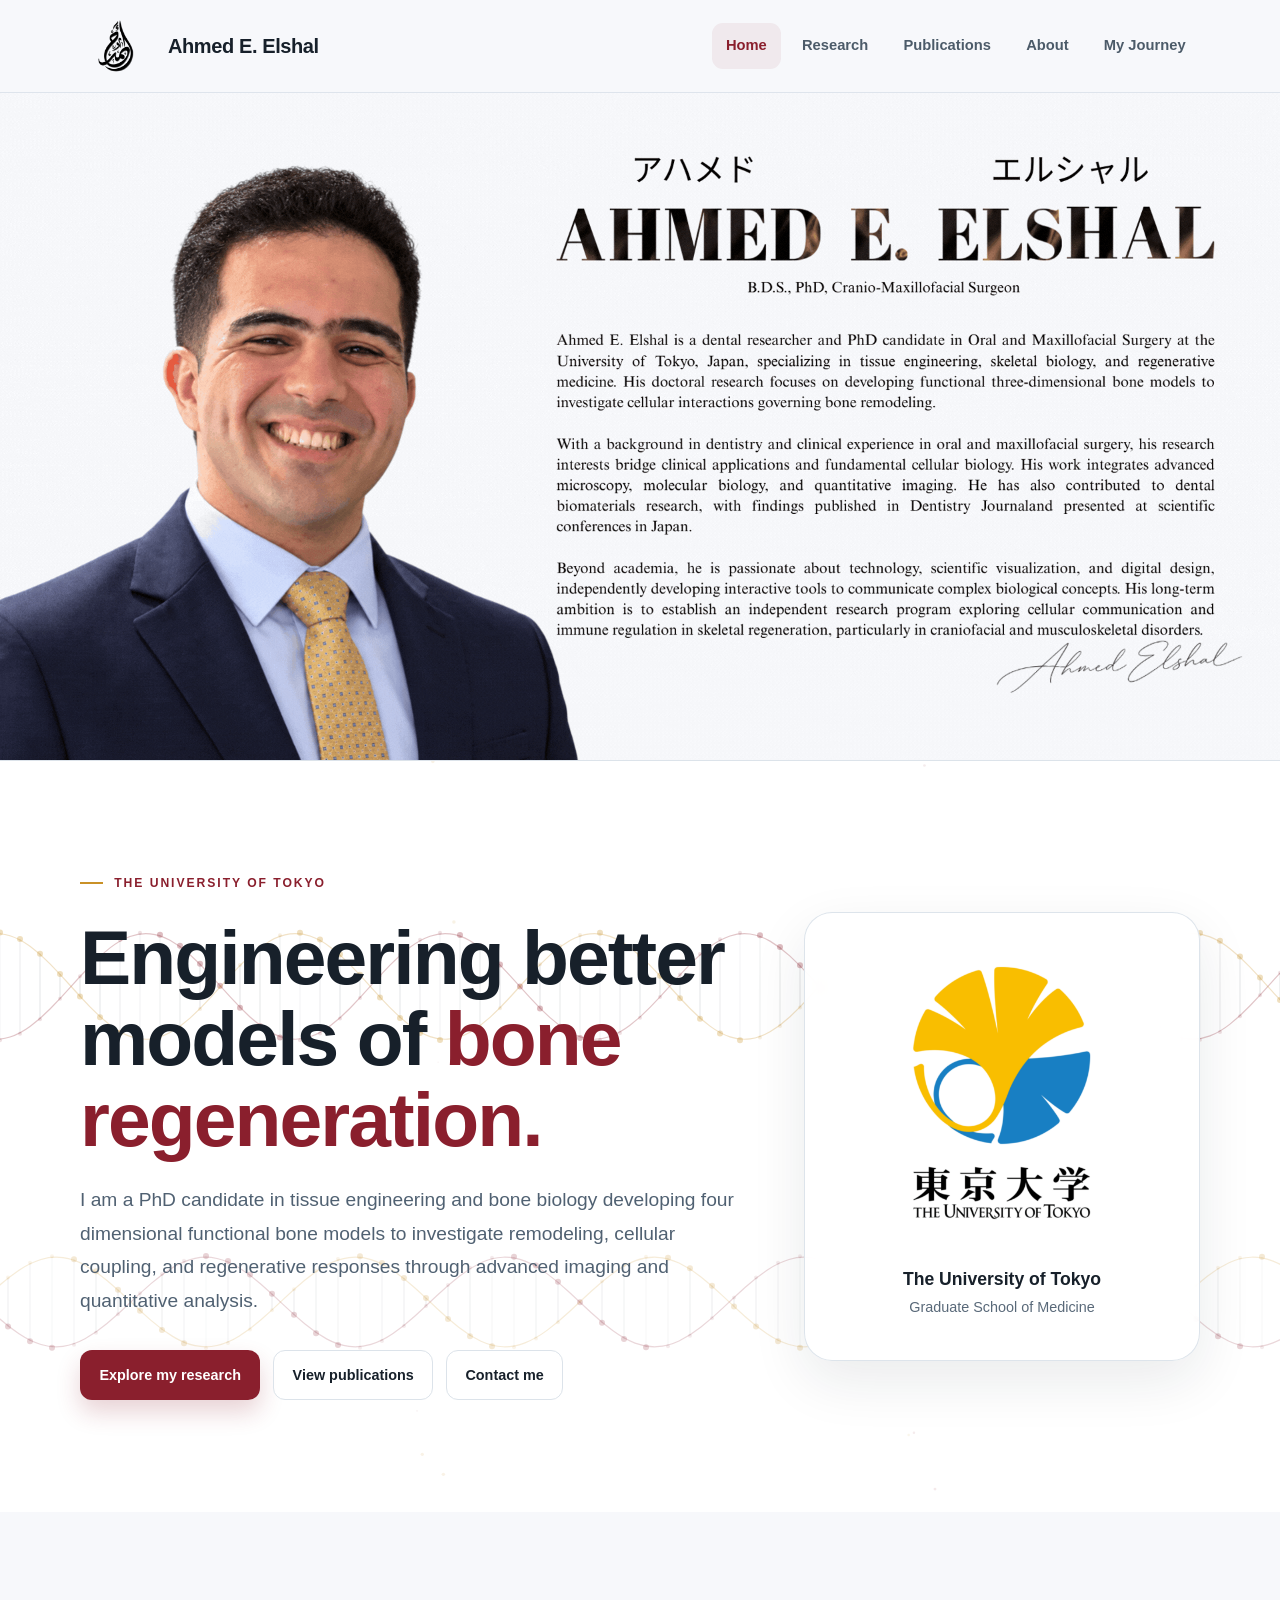
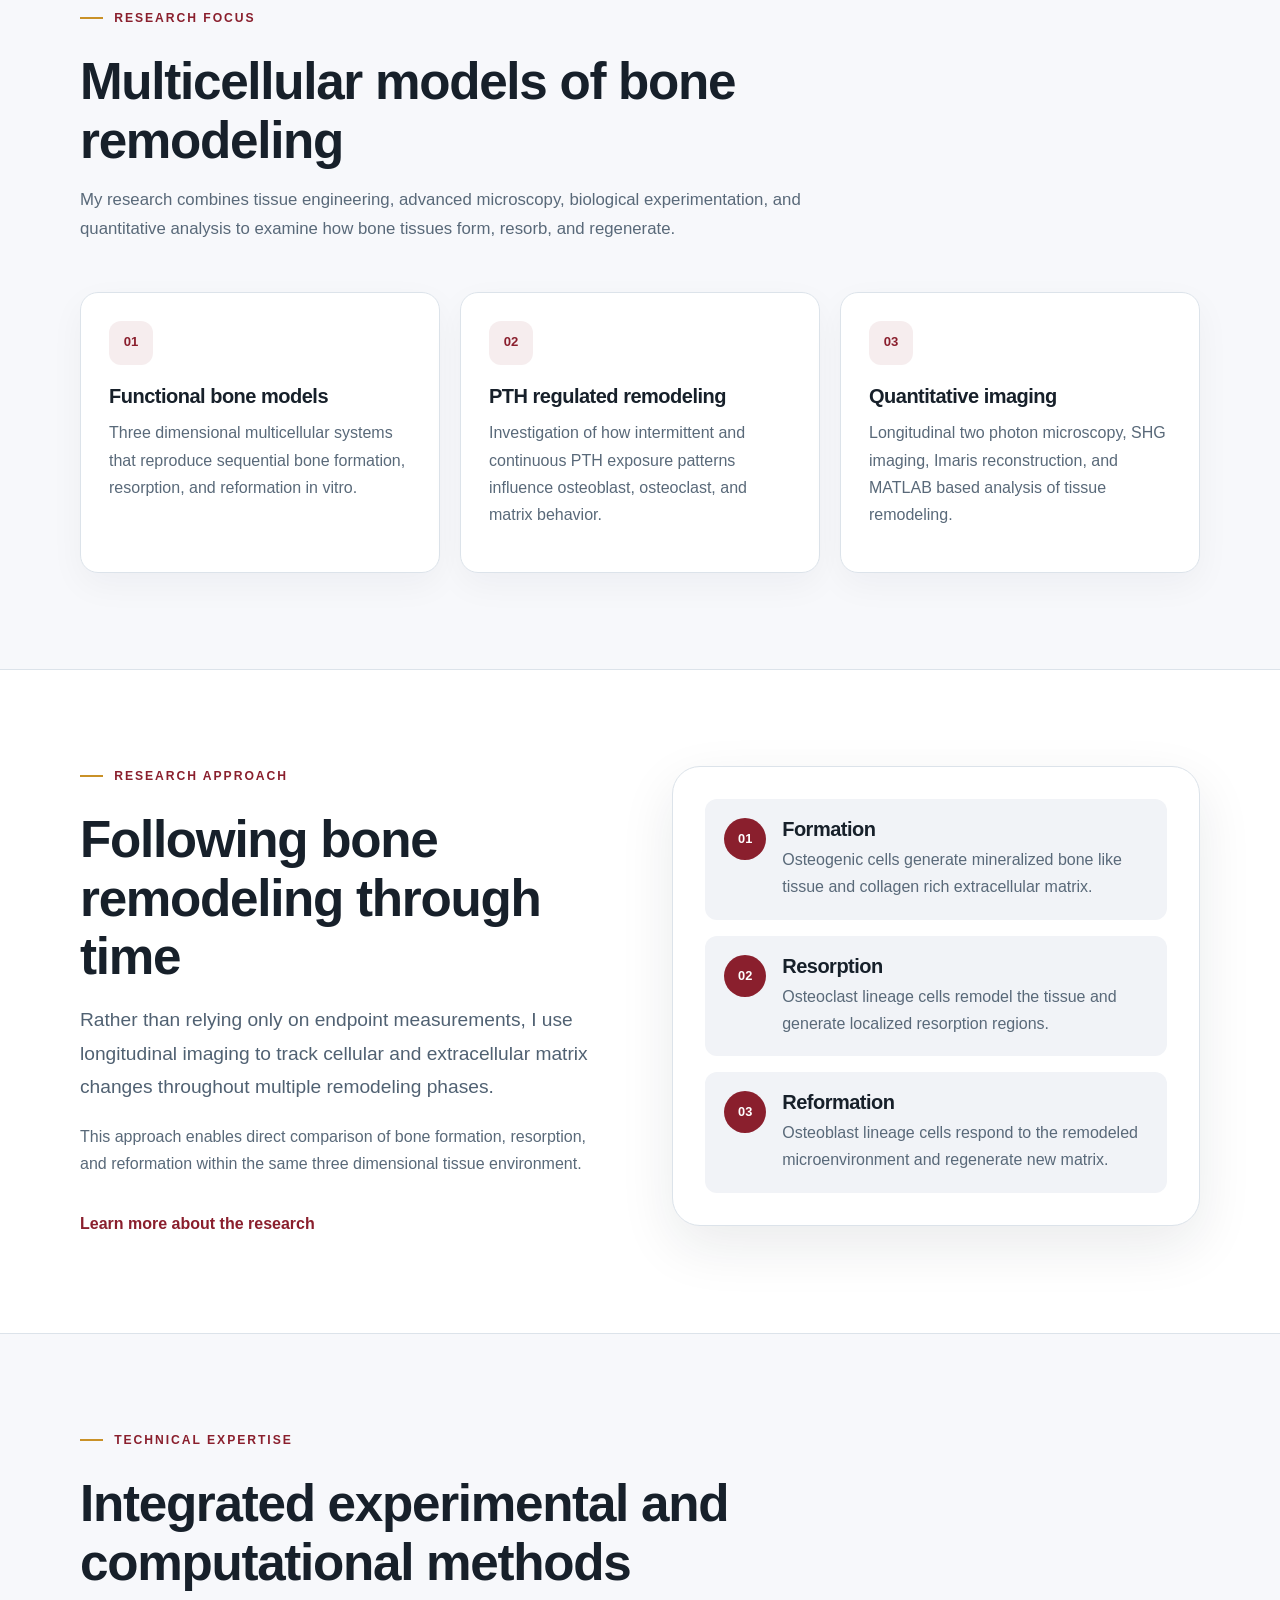
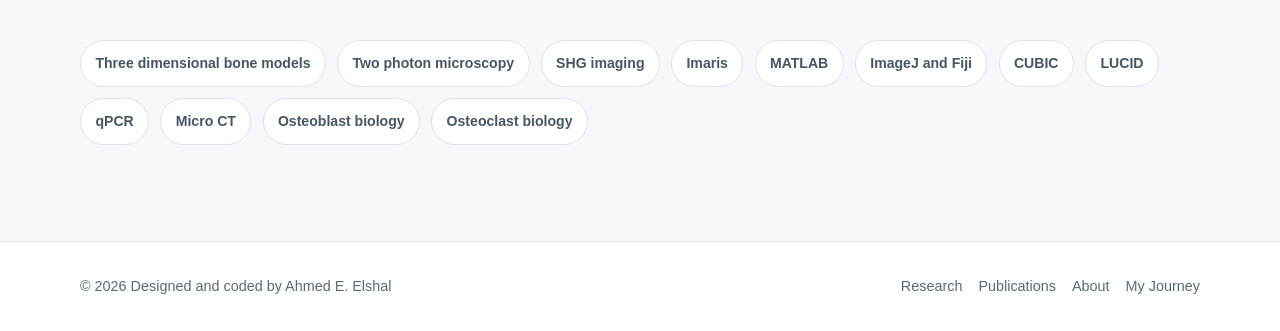
<file: index.html>
<!DOCTYPE html>
<html lang="en">

<head>
  <meta charset="utf-8">

  <meta
    name="viewport"
    content="width=device-width, initial-scale=1"
  >

  <meta
    name="description"
    content="Ahmed E. Elshal is a PhD candidate at the University of Tokyo specializing in bone tissue engineering, functional bone models, regenerative medicine, and quantitative imaging."
  >

  <meta name="theme-color" content="#8a1f2d">

  <title>Ahmed E. Elshal | Tissue Engineering Researcher</title>

  <link
    rel="icon"
    type="image/png"
    href="Ahmed_Black_Logo.png"
  >

  <link rel="stylesheet" href="styles.css?v=8">

  <style>

/* PERSONAL BANNER: Full Original Aspect Ratio */

.campus-image-section {
    display: block;
    width: 100%;
    height: auto !important;
    min-height: 0 !important;
    max-height: none !important;
    overflow: visible;
    padding: 0;
    margin: 0;
}

.campus-image-section .campus-image {
    display: block;
    width: 100%;
    max-width: 100%;
    height: auto !important;
    min-height: 0 !important;
    max-height: none !important;
    aspect-ratio: auto !important;
    object-fit: contain !important;
    object-position: center;
}

    /* =========================
       HERO
    ========================= */

    .hero {
      position: relative;
      isolation: isolate;
      overflow: hidden;
      padding: 7rem 0;
      background: #ffffff !important;
    }

    .hero::before,
    .hero::after {
      content: none !important;
      display: none !important;
      background: none !important;
    }


    /* =========================
       DNA BACKGROUND
    ========================= */

    .dna-canvas {
      position: absolute;
      inset: 0;
      z-index: 0;
      display: block;
      width: 100%;
      height: 100%;
      pointer-events: none;
    }


    /* =========================
       HERO CONTENT
    ========================= */

    .hero-grid {
      position: relative;
      z-index: 2;
    }

  </style>

</head>


<body>

  <a
    class="skip-link"
    href="#main"
  >
    Skip to content
  </a>



  <!-- HEADER -->

  <header class="site-header">

    <div class="container nav-wrap">

      <a
        class="brand"
        href="index.html"
        aria-label="Ahmed Elsherbini Elshal homepage"
      >

        <img
          class="site-logo"
          src="Ahmed_Black_Logo.png"
          alt="Ahmed Elshal logo"
        >

        <span class="brand-name">
          Ahmed E. Elshal
        </span>

      </a>


      <button
        class="menu-button"
        type="button"
        aria-label="Open navigation"
        aria-expanded="false"
        aria-controls="main-navigation"
      >
        ☰
      </button>


      <nav
        class="site-nav"
        id="main-navigation"
        aria-label="Main navigation"
      >

        <a
          class="active"
          href="index.html"
          aria-current="page"
        >
          Home
        </a>

        <a href="research.html">
          Research
        </a>

        <a href="publications.html">
          Publications
        </a>

        <a href="gallery.html">
          Gallery
        </a>

        <a href="about.html">
          About
        </a>

        <a href="journey.html">
          My Journey
        </a>

      </nav>

    </div>

  </header>

  <main id="main">

<!-- PERSONAL ANIMATED BANNER -->
<section
  class="campus-image-section"
  aria-label="Website main personal Banner"
>
  <img
    class="campus-image"
    src="Website main personal Banner.gif"
    alt="Website main personal Banner"
    loading="eager"
    decoding="async"
    fetchpriority="high"
  >
</section>

    <!-- HERO -->

    <section
      class="hero"
      id="hero"
    >

      <canvas
        id="dna-canvas"
        class="dna-canvas"
        aria-hidden="true"
      ></canvas>


      <div class="container hero-grid">


        <!-- HERO TEXT -->

        <div class="hero-copy">

          <div class="eyebrow">
            The University of Tokyo
          </div>


          <h1 class="hero-title">
            Engineering better models of
            <span>bone regeneration.</span>
          </h1>


          <p class="lead">
            I am a PhD candidate in tissue engineering and bone biology
            developing four dimensional functional bone models to investigate
            remodeling, cellular coupling, and regenerative responses through
            advanced imaging and quantitative analysis.
          </p>


          <div class="hero-actions">

            <a
              class="button button-primary"
              href="research.html"
            >
              Explore my research
            </a>


            <a
              class="button button-secondary"
              href="publications.html"
            >
              View publications
            </a>


            <a
              class="button button-secondary"
              href="mailto:aelshal-omfs@g.ecc.u-tokyo.ac.jp"
            >
              Contact me
            </a>

          </div>

        </div>



        <!-- UTOKYO LOGO -->

        <div class="hero-visual">

          <div class="todai-logo-panel">

            <img
              class="todai-logo"
              src="Todai_logo.png"
              alt="The University of Tokyo logo"
            >


            <div class="todai-logo-caption">

              <strong>
                The University of Tokyo
              </strong>

              <span>
                Graduate School of Medicine
              </span>

            </div>

          </div>

        </div>


      </div>

    </section>



    <!-- RESEARCH FOCUS -->

    <section class="section">

      <div class="container">

        <div class="section-heading">

          <div class="eyebrow">
            Research focus
          </div>

          <h2>
            Multicellular models of bone remodeling
          </h2>

          <p>
            My research combines tissue engineering, advanced microscopy,
            biological experimentation, and quantitative analysis to examine
            how bone tissues form, resorb, and regenerate.
          </p>

        </div>



        <div class="card-grid">


          <!-- CARD 1 -->

          <article class="card">

            <div class="card-icon">
              01
            </div>

            <h3>
              Functional bone models
            </h3>

            <p>
              Three dimensional multicellular systems that reproduce
              sequential bone formation, resorption, and reformation in vitro.
            </p>

          </article>



          <!-- CARD 2 -->

          <article class="card">

            <div class="card-icon">
              02
            </div>

            <h3>
              PTH regulated remodeling
            </h3>

            <p>
              Investigation of how intermittent and continuous PTH exposure
              patterns influence osteoblast, osteoclast, and matrix behavior.
            </p>

          </article>



          <!-- CARD 3 -->

          <article class="card">

            <div class="card-icon">
              03
            </div>

            <h3>
              Quantitative imaging
            </h3>

            <p>
              Longitudinal two photon microscopy, SHG imaging, Imaris
              reconstruction, and MATLAB based analysis of tissue remodeling.
            </p>

          </article>


        </div>

      </div>

    </section>



    <!-- RESEARCH APPROACH -->

    <section class="section section-alt">

      <div class="container split">


        <div>

          <div class="eyebrow">
            Research approach
          </div>

          <h2>
            Following bone remodeling through time
          </h2>

          <p class="lead">
            Rather than relying only on endpoint measurements, I use
            longitudinal imaging to track cellular and extracellular matrix
            changes throughout multiple remodeling phases.
          </p>

          <p>
            This approach enables direct comparison of bone formation,
            resorption, and reformation within the same three dimensional
            tissue environment.
          </p>

          <a
            class="text-link"
            href="research.html"
          >
            Learn more about the research
          </a>

        </div>



        <!-- PROCESS -->

        <div class="panel">

          <div class="process-list">


            <!-- FORMATION -->

            <div class="process-item">

              <span class="process-number">
                01
              </span>

              <div>

                <h3>
                  Formation
                </h3>

                <p>
                  Osteogenic cells generate mineralized bone like tissue and
                  collagen rich extracellular matrix.
                </p>

              </div>

            </div>



            <!-- RESORPTION -->

            <div class="process-item">

              <span class="process-number">
                02
              </span>

              <div>

                <h3>
                  Resorption
                </h3>

                <p>
                  Osteoclast lineage cells remodel the tissue and generate
                  localized resorption regions.
                </p>

              </div>

            </div>



            <!-- REFORMATION -->

            <div class="process-item">

              <span class="process-number">
                03
              </span>

              <div>

                <h3>
                  Reformation
                </h3>

                <p>
                  Osteoblast lineage cells respond to the remodeled
                  microenvironment and regenerate new matrix.
                </p>

              </div>

            </div>


          </div>

        </div>


      </div>

    </section>



    <!-- TECHNICAL EXPERTISE -->

    <section class="section">

      <div class="container">

        <div class="section-heading">

          <div class="eyebrow">
            Technical expertise
          </div>

          <h2>
            Integrated experimental and computational methods
          </h2>

        </div>


        <div class="tag-list">

          <span class="tag">
            Three dimensional bone models
          </span>

          <span class="tag">
            Two photon microscopy
          </span>

          <span class="tag">
            SHG imaging
          </span>

          <span class="tag">
            Imaris
          </span>

          <span class="tag">
            MATLAB
          </span>

          <span class="tag">
            ImageJ and Fiji
          </span>

          <span class="tag">
            CUBIC
          </span>

          <span class="tag">
            LUCID
          </span>

          <span class="tag">
            qPCR
          </span>

          <span class="tag">
            Micro CT
          </span>

          <span class="tag">
            Osteoblast biology
          </span>

          <span class="tag">
            Osteoclast biology
          </span>

        </div>

      </div>

    </section>


  </main>



  <!-- FOOTER -->

  <footer class="site-footer">

    <div class="container footer-grid">

      <span>
        © <span data-year></span>
        Designed and coded by Ahmed E. Elshal
      </span>


      <div class="footer-links">

        <a href="research.html">
          Research
        </a>

        <a href="publications.html">
          Publications
        </a>

        <a href="gallery.html">
          Gallery
        </a>

        <a href="about.html">
          About
        </a>

        <a href="journey.html">
          My Journey
        </a>

      </div>

    </div>

  </footer>



  <!-- MAIN WEBSITE SCRIPT -->

  <script src="script.js?v=8"></script>



  <!-- DNA ANIMATION -->

<script>
(() => {
  "use strict";

  const hero = document.getElementById("hero");
  const canvas = document.getElementById("dna-canvas");

  if (!hero || !canvas) return;

  const ctx = canvas.getContext("2d", {
    alpha: true
  });

  if (!ctx) return;

  const reducedMotion = window.matchMedia(
    "(prefers-reduced-motion: reduce)"
  );

  const palette = {
    burgundy: {
      r: 138,
      g: 31,
      b: 45
    },

    gold: {
      r: 201,
      g: 145,
      b: 39
    },

    dark: {
      r: 45,
      g: 55,
      b: 65
    }
  };


  let width = 0;
  let height = 0;
  let pixelRatio = 1;
  let frameId = null;
  let visible = true;


  /*
    Pointer position.

    target = actual pointer location
    current = smoothed location used by animation
  */

  const pointer = {
    active: false,

    targetX: 0,
    targetY: 0,

    x: 0,
    y: 0,

    normalizedX: 0,
    normalizedY: 0
  };


  /*
    Click pulses.
  */

  const pulses = [];


  function rgba(color, alpha) {
    return `rgba(${color.r}, ${color.g}, ${color.b}, ${alpha})`;
  }


  function resizeCanvas() {
    const bounds = hero.getBoundingClientRect();

    width = Math.max(1, bounds.width);
    height = Math.max(1, bounds.height);

    pixelRatio = Math.min(
      window.devicePixelRatio || 1,
      2
    );

    canvas.width = Math.round(
      width * pixelRatio
    );

    canvas.height = Math.round(
      height * pixelRatio
    );

    canvas.style.width = `${width}px`;
    canvas.style.height = `${height}px`;

    ctx.setTransform(
      pixelRatio,
      0,
      0,
      pixelRatio,
      0,
      0
    );

    if (!pointer.active) {
      pointer.x = width / 2;
      pointer.y = height / 2;

      pointer.targetX = pointer.x;
      pointer.targetY = pointer.y;
    }
  }


  /*
    Mouse / touch tracking
  */

  function updatePointer(event) {
    const bounds = hero.getBoundingClientRect();

    const x =
      event.clientX -
      bounds.left;

    const y =
      event.clientY -
      bounds.top;

    pointer.active = true;

    pointer.targetX = x;
    pointer.targetY = y;

    pointer.normalizedX =
      Math.max(
        -1,
        Math.min(
          1,
          (x / width - 0.5) * 2
        )
      );

    pointer.normalizedY =
      Math.max(
        -1,
        Math.min(
          1,
          (y / height - 0.5) * 2
        )
      );
  }


  function deactivatePointer() {
    pointer.active = false;

    pointer.targetX =
      width / 2;

    pointer.targetY =
      height / 2;

    pointer.normalizedX = 0;
    pointer.normalizedY = 0;
  }


  hero.addEventListener(
    "pointermove",
    updatePointer,
    {
      passive: true
    }
  );


  hero.addEventListener(
    "pointerenter",
    updatePointer,
    {
      passive: true
    }
  );


  hero.addEventListener(
    "pointerleave",
    deactivatePointer,
    {
      passive: true
    }
  );


  /*
    Click pulse interaction
  */

  hero.addEventListener(
    "pointerdown",
    event => {

      /*
        Do not trigger animation pulse
        when clicking actual controls.
      */

      if (
        event.target.closest(
          "a, button, input, select, textarea"
        )
      ) {
        return;
      }


      const bounds =
        hero.getBoundingClientRect();


      pulses.push({
        x:
          event.clientX -
          bounds.left,

        y:
          event.clientY -
          bounds.top,

        born:
          performance.now()
      });

    }
  );


  function smoothPointer() {
    const smoothing = 0.075;

    pointer.x +=
      (
        pointer.targetX -
        pointer.x
      ) *
      smoothing;

    pointer.y +=
      (
        pointer.targetY -
        pointer.y
      ) *
      smoothing;
  }


  /*
    Interaction displacement.

    DNA near the pointer bends toward
    the cursor.
  */

  function getPointerInfluence(
    x,
    y,
    strength = 1
  ) {

    if (!pointer.active) {
      return {
        x: 0,
        y: 0,
        amount: 0
      };
    }


    const dx =
      pointer.x -
      x;

    const dy =
      pointer.y -
      y;


    const distance =
      Math.sqrt(
        dx * dx +
        dy * dy
      );


    const radius =
      Math.min(
        300,
        width * 0.22
      );


    if (distance >= radius) {
      return {
        x: 0,
        y: 0,
        amount: 0
      };
    }


    const normalized =
      1 -
      distance /
      radius;


    const ease =
      normalized *
      normalized *
      (
        3 -
        2 *
        normalized
      );


    return {
      x:
        dx *
        0.055 *
        ease *
        strength,

      y:
        dy *
        0.12 *
        ease *
        strength,

      amount:
        ease
    };
  }


  /*
    Click ripple displacement.
  */

  function getPulseInfluence(
    x,
    y,
    time
  ) {

    let displacement = 0;
    let glow = 0;


    for (
      let index =
        pulses.length - 1;

      index >= 0;

      index -= 1
    ) {

      const pulse =
        pulses[index];


      const age =
        time -
        pulse.born;


      const duration =
        1500;


      if (age > duration) {
        pulses.splice(
          index,
          1
        );

        continue;
      }


      const progress =
        age /
        duration;


      const dx =
        x -
        pulse.x;

      const dy =
        y -
        pulse.y;


      const distance =
        Math.sqrt(
          dx * dx +
          dy * dy
        );


      const radius =
        progress *
        Math.max(
          width,
          height
        ) *
        0.72;


      const ringDistance =
        Math.abs(
          distance -
          radius
        );


      const ringWidth =
        75;


      if (
        ringDistance <
        ringWidth
      ) {

        const intensity =
          1 -
          ringDistance /
          ringWidth;


        const fade =
          1 -
          progress;


        displacement +=
          Math.sin(
            progress *
            Math.PI *
            5
          ) *
          intensity *
          fade *
          16;


        glow +=
          intensity *
          fade;

      }

    }


    return {
      displacement,
      glow
    };
  }


  /*
    DNA strand
  */

  function drawHelix(
    centerY,
    amplitude,
    spacing,
    time,
    opacity,
    phaseOffset = 0,
    direction = 1
  ) {

    const strandA = [];
    const strandB = [];


    const startX =
      -80;

    const endX =
      width + 80;


    /*
      Whole helix responds slightly
      to pointer position.
    */

    const parallaxX =
      pointer.normalizedX *
      18;

    const parallaxY =
      pointer.normalizedY *
      10;


    for (
      let baseX =
        startX;

      baseX <=
        endX;

      baseX +=
        spacing
    ) {

      const phase =
        baseX *
        0.021 +
        time *
        0.00065 *
        direction +
        phaseOffset;


      const depth =
        Math.cos(
          phase
        );


      let x =
        baseX +
        parallaxX;


      let yA =
        centerY +
        parallaxY +
        Math.sin(
          phase
        ) *
        amplitude;


      let yB =
        centerY +
        parallaxY -
        Math.sin(
          phase
        ) *
        amplitude;


      /*
        Cursor interaction
      */

      const influenceA =
        getPointerInfluence(
          x,
          yA,
          1
        );


      const influenceB =
        getPointerInfluence(
          x,
          yB,
          1
        );


      yA +=
        influenceA.y;

      yB +=
        influenceB.y;


      /*
        Add a smaller horizontal bend
      */

      const xA =
        x +
        influenceA.x;

      const xB =
        x +
        influenceB.x;


      /*
        Click wave
      */

      const pulseA =
        getPulseInfluence(
          xA,
          yA,
          time
        );


      const pulseB =
        getPulseInfluence(
          xB,
          yB,
          time
        );


      yA +=
        pulseA.displacement;

      yB -=
        pulseB.displacement;


      strandA.push({
        x: xA,
        y: yA
      });


      strandB.push({
        x: xB,
        y: yB
      });


      /*
        DNA rung
      */

      const rungOpacity =
        opacity *
        (
          0.22 +
          Math.abs(
            depth
          ) *
          0.4
        );


      ctx.beginPath();

      ctx.moveTo(
        xA,
        yA
      );

      ctx.lineTo(
        xB,
        yB
      );


      ctx.strokeStyle =
        rgba(
          palette.dark,
          rungOpacity
        );


      ctx.lineWidth =
        0.7 +
        influenceA.amount *
        0.5;


      ctx.stroke();



      /*
        Node size reacts to cursor.
      */

      const frontA =
        depth > 0;


      const interactionA =
        influenceA.amount +
        pulseA.glow;


      const interactionB =
        influenceB.amount +
        pulseB.glow;


      const radiusA =
        (
          frontA
            ? 3
            : 2
        )
        +
        interactionA *
        4;


      const radiusB =
        (
          frontA
            ? 2
            : 3
        )
        +
        interactionB *
        4;



      /*
        Burgundy node
      */

      if (
        interactionA >
        0.05
      ) {

        ctx.beginPath();

        ctx.arc(
          xA,
          yA,
          radiusA *
          2.2,
          0,
          Math.PI * 2
        );


        ctx.fillStyle =
          rgba(
            palette.burgundy,
            interactionA *
            0.08
          );


        ctx.fill();

      }


      ctx.beginPath();

      ctx.arc(
        xA,
        yA,
        radiusA,
        0,
        Math.PI * 2
      );


      ctx.fillStyle =
        rgba(
          palette.burgundy,
          opacity *
          (
            frontA
              ? 0.86
              : 0.40
          )
          +
          interactionA *
          0.08
        );


      ctx.fill();



      /*
        Gold node
      */

      if (
        interactionB >
        0.05
      ) {

        ctx.beginPath();

        ctx.arc(
          xB,
          yB,
          radiusB *
          2.2,
          0,
          Math.PI * 2
        );


        ctx.fillStyle =
          rgba(
            palette.gold,
            interactionB *
            0.09
          );


        ctx.fill();

      }


      ctx.beginPath();

      ctx.arc(
        xB,
        yB,
        radiusB,
        0,
        Math.PI * 2
      );


      ctx.fillStyle =
        rgba(
          palette.gold,
          opacity *
          (
            frontA
              ? 0.42
              : 0.86
          )
          +
          interactionB *
          0.08
        );


      ctx.fill();

    }


    function drawStrand(
      points,
      color
    ) {

      if (
        points.length <
        2
      ) {
        return;
      }


      ctx.beginPath();

      ctx.moveTo(
        points[0].x,
        points[0].y
      );


      for (
        let index = 1;
        index <
          points.length;

        index += 1
      ) {

        const previous =
          points[
            index - 1
          ];


        const current =
          points[
            index
          ];


        const midpointX =
          (
            previous.x +
            current.x
          ) /
          2;


        const midpointY =
          (
            previous.y +
            current.y
          ) /
          2;


        ctx.quadraticCurveTo(
          previous.x,
          previous.y,
          midpointX,
          midpointY
        );

      }


      const last =
        points[
          points.length -
          1
        ];


      ctx.lineTo(
        last.x,
        last.y
      );


      ctx.strokeStyle =
        rgba(
          color,
          opacity *
          0.76
        );


      ctx.lineWidth =
        1.2;


      ctx.stroke();
    }


    drawStrand(
      strandA,
      palette.burgundy
    );


    drawStrand(
      strandB,
      palette.gold
    );

  }


  /*
    Background particles
  */

  function drawParticles(time) {

    const count =
      Math.max(
        18,
        Math.floor(
          width / 55
        )
      );


    for (
      let index = 0;
      index < count;
      index += 1
    ) {

      const seed =
        index *
        93.17;


      let x =
        (
          seed *
          19.73 +
          time *
          0.009 *
          (
            index % 3 +
            1
          )
        )
        %
        (
          width +
          100
        )
        -
        50;


      let y =
        (
          Math.sin(
            seed *
            0.31
          )
          *
          0.5 +
          0.5
        )
        *
        height;


      const influence =
        getPointerInfluence(
          x,
          y,
          0.35
        );


      x +=
        influence.x;

      y +=
        influence.y;


      const pulse =
        0.5 +
        Math.sin(
          time *
          0.001 +
          seed
        )
        *
        0.5;


      const radius =
        0.7 +
        pulse *
        1.05 +
        influence.amount *
        2;


      ctx.beginPath();


      ctx.arc(
        x,
        y,
        radius,
        0,
        Math.PI * 2
      );


      ctx.fillStyle =
        index % 2 === 0

          ? rgba(
              palette.burgundy,
              0.05 +
              pulse *
              0.07
            )

          : rgba(
              palette.gold,
              0.05 +
              pulse *
              0.07
            );


      ctx.fill();

    }

  }


  /*
    Click ripple visual
  */

  function drawPulseRings(time) {

    pulses.forEach(
      pulse => {

        const age =
          time -
          pulse.born;


        const progress =
          Math.min(
            1,
            age /
            1500
          );


        const radius =
          progress *
          Math.max(
            width,
            height
          ) *
          0.72;


        const opacity =
          (
            1 -
            progress
          ) *
          0.09;


        ctx.beginPath();


        ctx.arc(
          pulse.x,
          pulse.y,
          radius,
          0,
          Math.PI * 2
        );


        ctx.strokeStyle =
          rgba(
            palette.burgundy,
            opacity
          );


        ctx.lineWidth =
          1;


        ctx.stroke();

      }
    );

  }


  function draw(time = 0) {

    smoothPointer();


    ctx.clearRect(
      0,
      0,
      width,
      height
    );


    drawParticles(
      time
    );


    /*
      Upper strand
    */

    drawHelix(
      height *
      0.30,

      Math.min(
        54,
        height *
        0.09
      ),

      20,

      time,

      0.34,

      0,

      1
    );


    /*
      Lower strand
    */

    drawHelix(
      height *
      0.72,

      Math.min(
        46,
        height *
        0.075
      ),

      22,

      time,

      0.23,

      Math.PI *
      0.65,

      -1
    );


    drawPulseRings(
      time
    );

  }


  function animate(time) {

    if (!visible) {
      frameId = null;
      return;
    }


    draw(time);


    frameId =
      requestAnimationFrame(
        animate
      );

  }


  function start() {

    if (
      frameId !== null ||
      !visible
    ) {
      return;
    }


    /*
      Reduced motion still allows
      pointer interaction, but no
      continuous automatic movement.
    */

    if (
      reducedMotion.matches
    ) {

      draw(
        performance.now()
      );

      return;
    }


    frameId =
      requestAnimationFrame(
        animate
      );

  }


  function stop() {

    if (
      frameId === null
    ) {
      return;
    }


    cancelAnimationFrame(
      frameId
    );


    frameId = null;

  }


  /*
    Redraw when pointer moves
    if reduced motion is enabled.
  */

  hero.addEventListener(
    "pointermove",
    () => {

      if (
        reducedMotion.matches
      ) {

        requestAnimationFrame(
          time => {
            draw(time);
          }
        );

      }

    },
    {
      passive: true
    }
  );


  /*
    Resize handling
  */

  const resizeObserver =
    new ResizeObserver(
      () => {

        resizeCanvas();


        if (
          reducedMotion.matches
        ) {

          draw(
            performance.now()
          );

        }

      }
    );


  resizeObserver.observe(
    hero
  );


  /*
    Stop animation when hero
    is outside viewport.
  */

  const visibilityObserver =
    new IntersectionObserver(

      entries => {

        visible =
          entries[0]
            ?.isIntersecting ??
          true;


        if (
          visible
        ) {

          start();

        } else {

          stop();

        }

      },

      {
        threshold: 0.02
      }

    );


  visibilityObserver.observe(
    hero
  );


  reducedMotion.addEventListener(
    "change",
    () => {

      stop();

      start();

    }
  );


  resizeCanvas();
  start();

})();
</script>


</body>

</html>
</file>
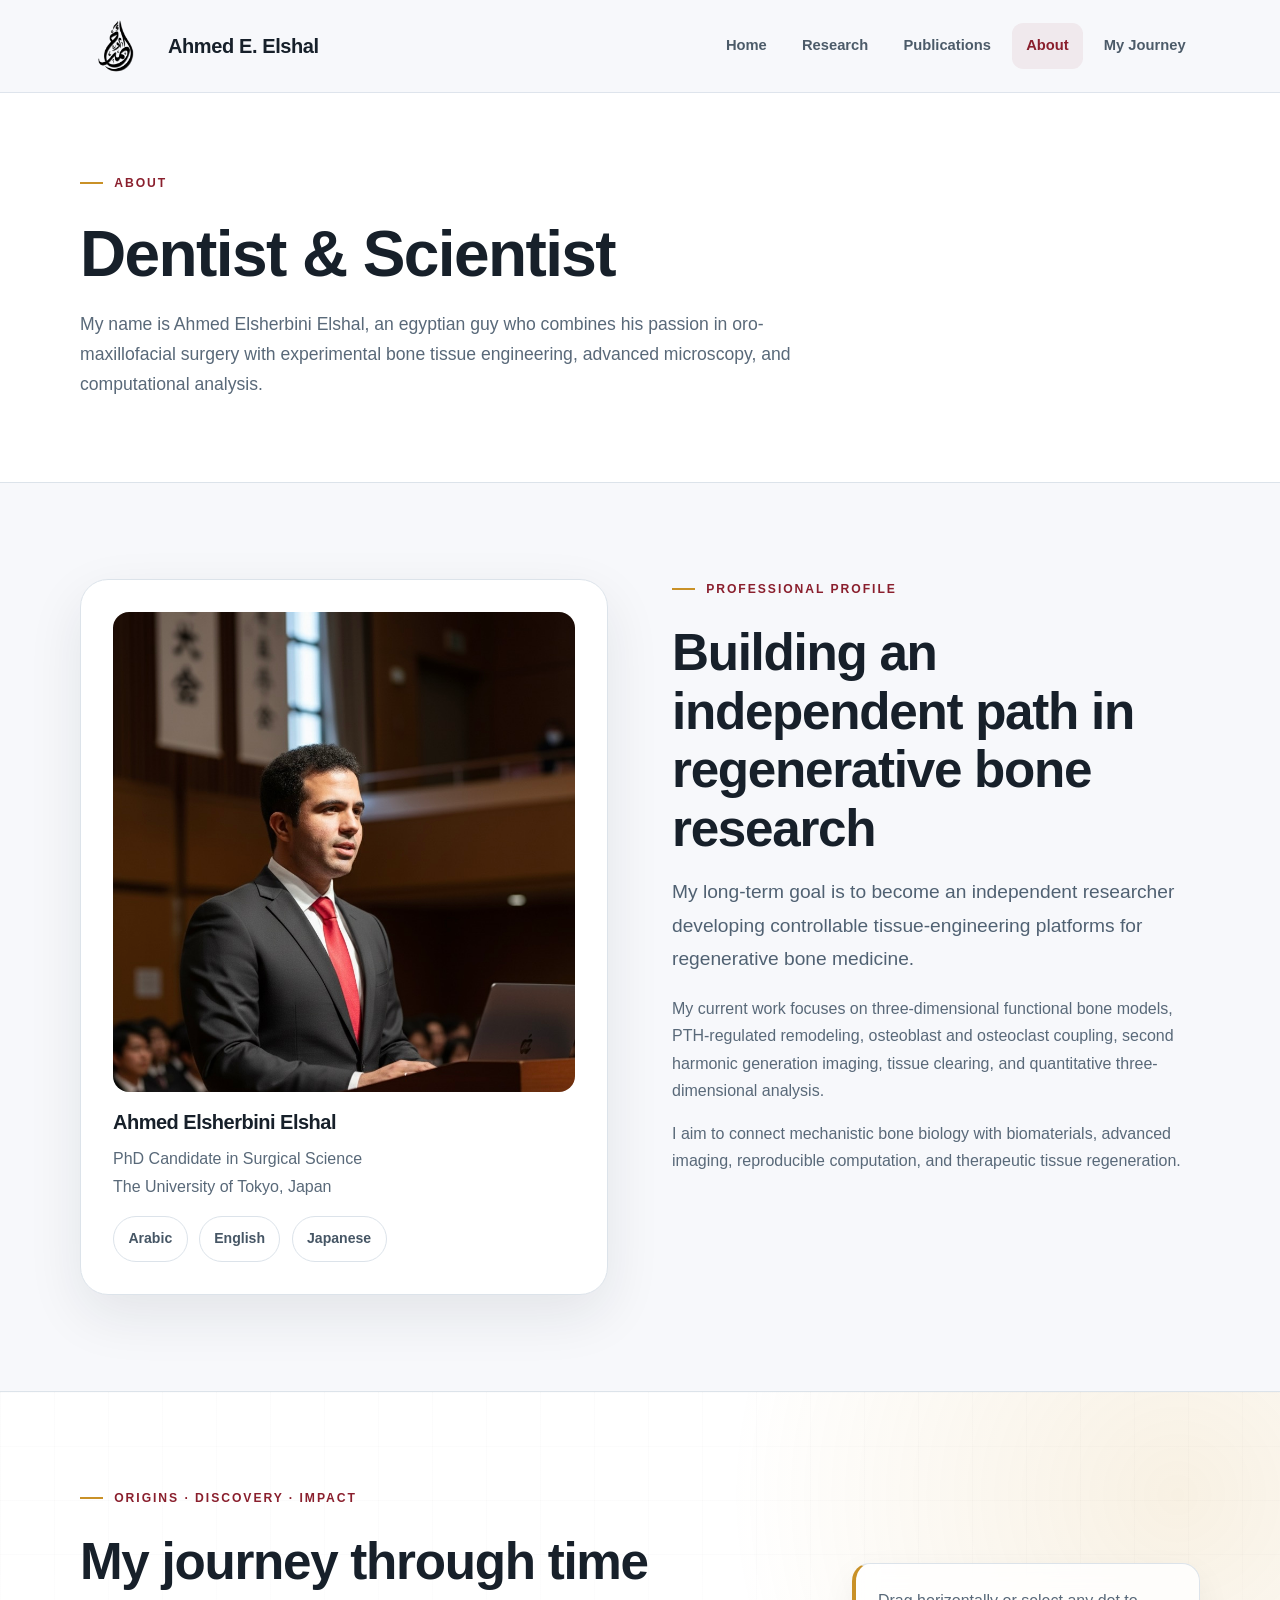
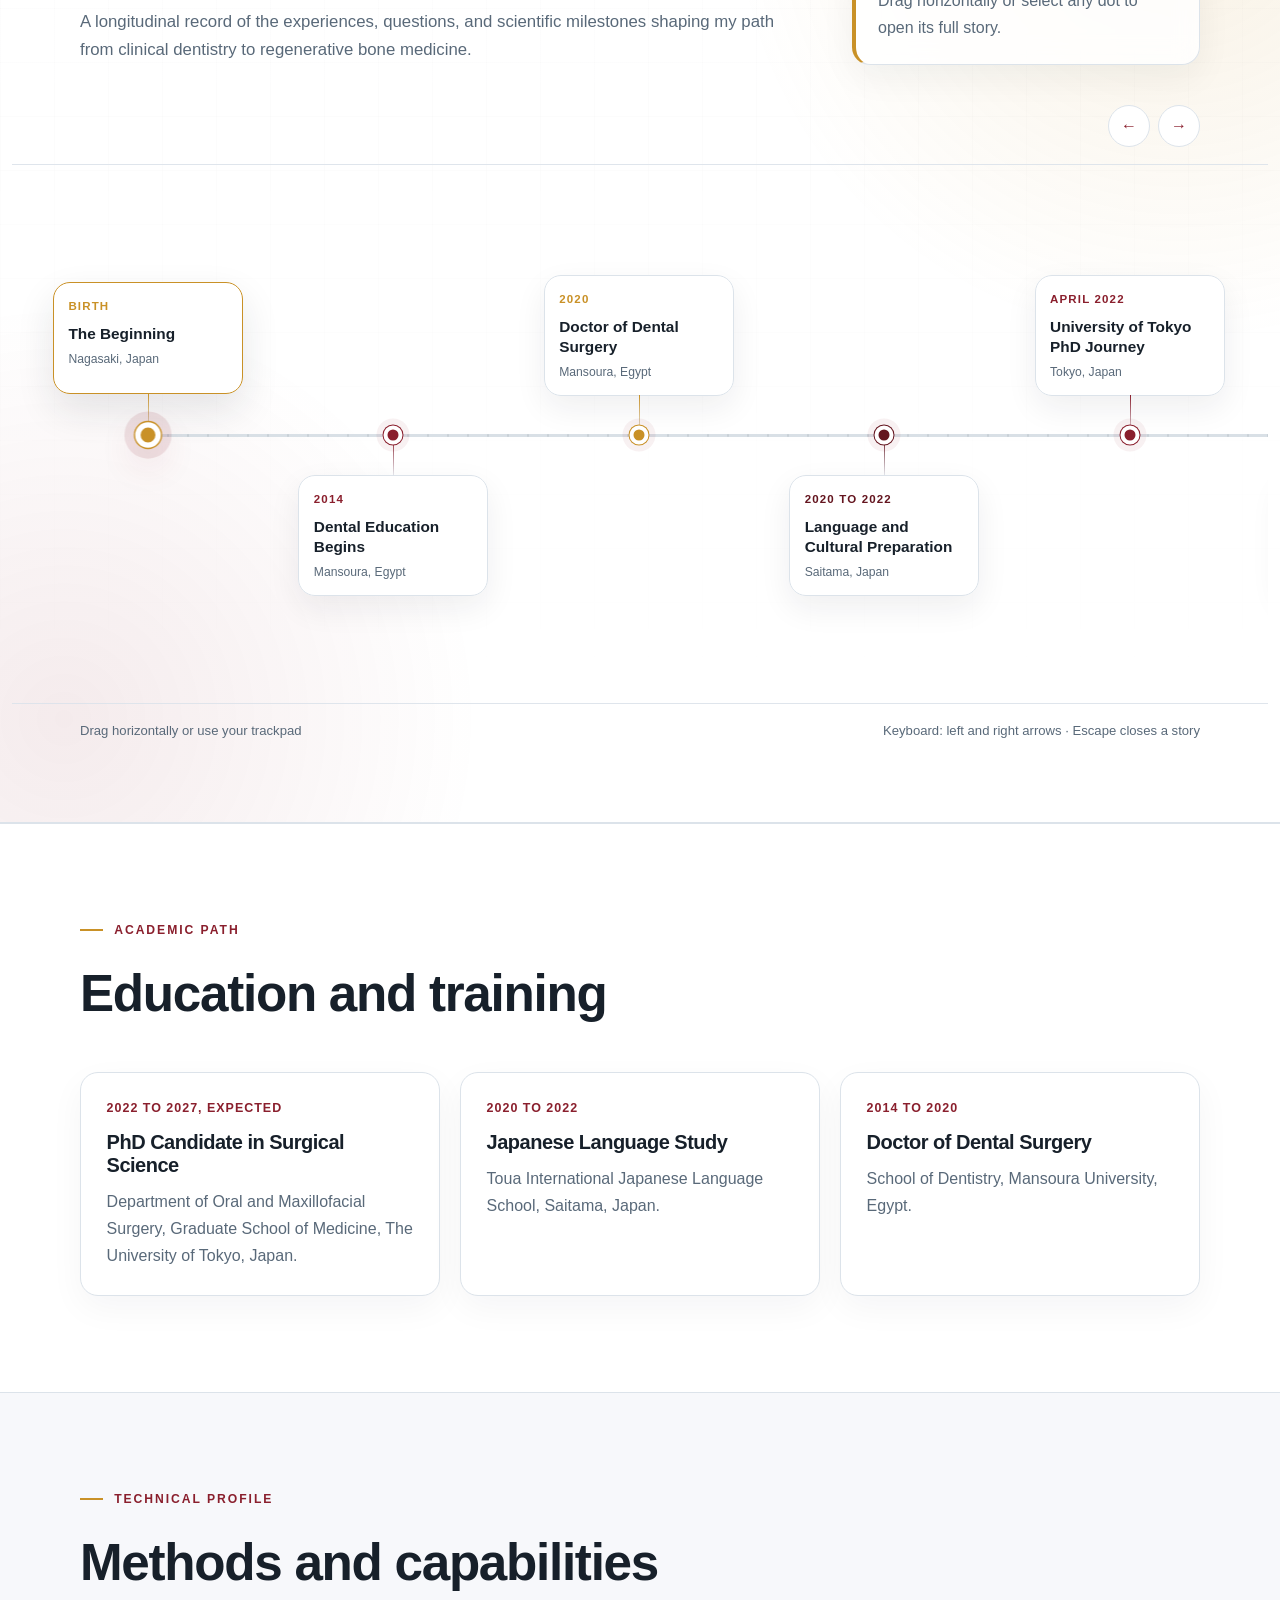
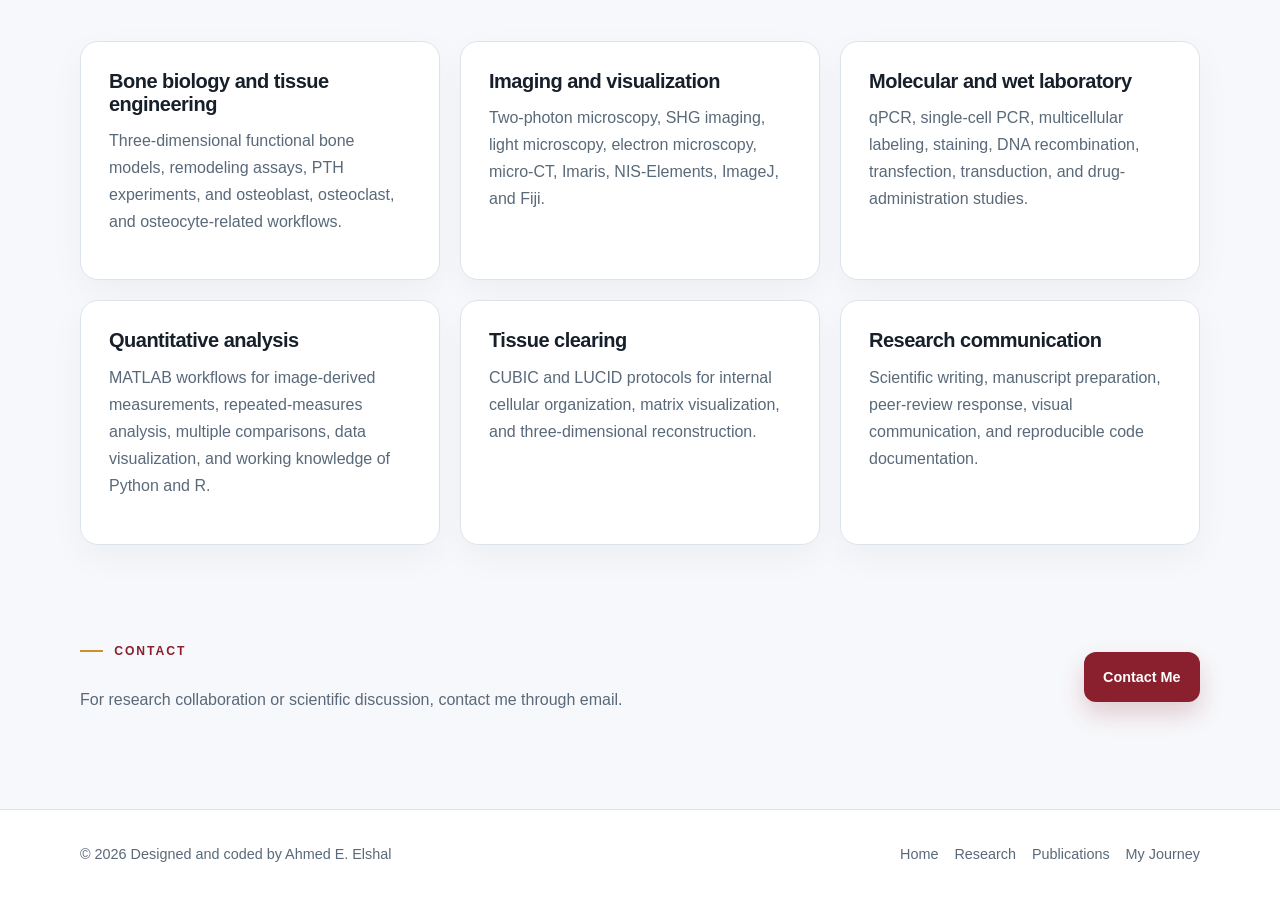
<file: about.html>
<!doctype html>
<html lang="en">
<head>
  <meta charset="utf-8">
  <meta name="viewport" content="width=device-width, initial-scale=1">
  <meta name="description" content="Academic background, research journey, skills, and contact information for Ahmed Elsherbini Elshal.">
  <meta name="theme-color" content="#8a1f2d">
  <title>About | Ahmed E. Elshal</title>
  <link rel="icon" type="image/png" href="Ahmed_Black_Logo.png">
  <link rel="stylesheet" href="styles.css">
  <link rel="stylesheet" href="timeline.css?v=2">
</head>

<body>
  <a class="skip-link" href="#main">Skip to content</a>

  <header class="site-header">
    <div class="container nav-wrap">
      <a class="brand" href="index.html" aria-label="Ahmed E. Elshal homepage">
        <img class="site-logo" src="Ahmed_Black_Logo.png" alt="Ahmed Elshal logo">
        <span class="brand-name">Ahmed E. Elshal</span>
      </a>

      <button class="menu-button" type="button" aria-label="Open navigation" aria-expanded="false">☰</button>

      <nav class="site-nav" aria-label="Main navigation">
        <a href="index.html">Home</a>
        <a href="research.html">Research</a>
        <a href="publications.html">Publications</a>
        <a href="gallery.html">Gallery</a>
        <a
          class="active"
          href="about.html"
          aria-current="page"
        >
          About
        </a>
        <a href="journey.html">My Journey</a
      </nav>
    </div>
  </header>

  <main id="main">
    <section class="page-hero">
      <div class="container">
        <div class="eyebrow">About</div>
        <h1>Dentist & Scientist</h1>
        <p>
          My name is Ahmed Elsherbini Elshal, an egyptian guy who combines his passion in oro-maxillofacial surgery with experimental bone tissue engineering, advanced microscopy, and computational analysis.
        </p>
      </div>
    </section>

    <section class="section">
      <div class="container split">
        <div class="panel about-profile-panel">
          <img
            class="about-profile-image"
            src="Ahmed_Presenting.jpg"
            alt="Ahmed Elshal presenting at a scientific event"
          >
          <h3>Ahmed Elsherbini Elshal</h3>
          <p class="about-role">
            PhD Candidate in Surgical Science<br>
            The University of Tokyo, Japan
          </p>
          <div class="tag-list" aria-label="Languages">
            <span class="tag">Arabic</span>
            <span class="tag">English</span>
            <span class="tag">Japanese</span>
          </div>
        </div>

        <div>
          <div class="eyebrow">Professional profile</div>
          <h2>Building an independent path in regenerative bone research</h2>
          <p class="lead">
            My long-term goal is to become an independent researcher developing controllable
            tissue-engineering platforms for regenerative bone medicine.
          </p>
          <p>
            My current work focuses on three-dimensional functional bone models, PTH-regulated
            remodeling, osteoblast and osteoclast coupling, second harmonic generation imaging,
            tissue clearing, and quantitative three-dimensional analysis.
          </p>
          <p>
            I aim to connect mechanistic bone biology with biomaterials, advanced imaging,
            reproducible computation, and therapeutic tissue regeneration.
          </p>
        </div>
      </div>
    </section>

    <section class="journey-section" aria-labelledby="journeyTitle">
      <div class="container journey-introduction">
        <div>
          <div class="eyebrow">Origins · Discovery · Impact</div>
          <h2 id="journeyTitle">My journey through time</h2>
          <p>
            A longitudinal record of the experiences, questions, and scientific milestones
            shaping my path from clinical dentistry to regenerative bone medicine.
          </p>
        </div>

        <aside class="journey-guide">
          <p>Drag horizontally or select any dot to open its full story.</p>
        </aside>
      </div>

      <div class="journey-timeline" data-journey-timeline>

<div class="journey-toolbar">
  <div class="journey-actions" aria-label="Timeline navigation">
    <button
      id="journeyPrevious"
      class="journey-nav"
      type="button"
      aria-label="Previous timeline event"
    >
      ←
    </button>

    <button
      id="journeyNext"
      class="journey-nav"
      type="button"
      aria-label="Next timeline event"
    >
      →
    </button>
  </div>
</div>

        <div id="journeyViewport" class="journey-viewport" aria-label="Scrollable personal timeline">
          <div id="journeyStage" class="journey-stage">
            <div class="journey-axis" aria-hidden="true"></div>
          </div>
        </div>

        <div class="journey-hint">
          <span>Drag horizontally or use your trackpad</span>
          <span>Keyboard: left and right arrows · Escape closes a story</span>
        </div>
      </div>
    </section>

    <section class="section section-alt">
      <div class="container">
        <div class="section-heading">
          <div class="eyebrow">Academic path</div>
          <h2>Education and training</h2>
        </div>

        <div class="about-education-grid">
          <article class="about-education-card">
            <span>2022 to 2027, expected</span>
            <h3>PhD Candidate in Surgical Science</h3>
            <p>
              Department of Oral and Maxillofacial Surgery, Graduate School of Medicine,
              The University of Tokyo, Japan.
            </p>
          </article>

          <article class="about-education-card">
            <span>2020 to 2022</span>
            <h3>Japanese Language Study</h3>
            <p>Toua International Japanese Language School, Saitama, Japan.</p>
          </article>

          <article class="about-education-card">
            <span>2014 to 2020</span>
            <h3>Doctor of Dental Surgery</h3>
            <p>School of Dentistry, Mansoura University, Egypt. </p>
          </article>
        </div>
      </div>
    </section>

    <section class="section">
      <div class="container">
        <div class="section-heading">
          <div class="eyebrow">Technical profile</div>
          <h2>Methods and capabilities</h2>
        </div>

        <div class="card-grid">
          <article class="card">
            <h3>Bone biology and tissue engineering</h3>
            <p>Three-dimensional functional bone models, remodeling assays, PTH experiments, and osteoblast, osteoclast, and osteocyte-related workflows.</p>
          </article>

          <article class="card">
            <h3>Imaging and visualization</h3>
            <p>Two-photon microscopy, SHG imaging, light microscopy, electron microscopy, micro-CT, Imaris, NIS-Elements, ImageJ, and Fiji.</p>
          </article>

          <article class="card">
            <h3>Molecular and wet laboratory</h3>
            <p>qPCR, single-cell PCR, multicellular labeling, staining, DNA recombination, transfection, transduction, and drug-administration studies.</p>
          </article>

          <article class="card">
            <h3>Quantitative analysis</h3>
            <p>MATLAB workflows for image-derived measurements, repeated-measures analysis, multiple comparisons, data visualization, and working knowledge of Python and R.</p>
          </article>

          <article class="card">
            <h3>Tissue clearing</h3>
            <p>CUBIC and LUCID protocols for internal cellular organization, matrix visualization, and three-dimensional reconstruction.</p>
          </article>

          <article class="card">
            <h3>Research communication</h3>
            <p>Scientific writing, manuscript preparation, peer-review response, visual communication, and reproducible code documentation.</p>
          </article>
        </div>
      </div>
    </section>

    <section class="section" style="padding-top:0;">
      <div class="container contact-box">
        <div>
          <div class="eyebrow">Contact</div>
          <p>
            For research collaboration or scientific discussion,
            contact me through email.
          </p>
        </div>
        <div class="contact-actions">
          <a class="button button-primary" href="mailto:aelshal-omfs@g.ecc.u-tokyo.ac.jp">Contact Me</a>
        </div>
      </div>
    </section>
  </main>

  <div
    id="journeyDetailOverlay"
    class="journey-overlay"
    role="dialog"
    aria-modal="true"
    aria-hidden="true"
    aria-labelledby="journeyDetailTitle"
  >
    <article class="journey-detail-panel">
      <div class="journey-detail-visual">
        <button id="journeyCloseDetail" class="journey-close" type="button" aria-label="Close timeline story">×</button>
        <div class="journey-visual-label">
          <span id="journeyDetailYear"></span>
          <strong id="journeyDetailChapter"></strong>
        </div>
      </div>

      <div class="journey-detail-body">
        <div>
          <span class="journey-detail-kicker">Selected milestone</span>
          <h2 id="journeyDetailTitle"></h2>
          <p id="journeyDetailDescription" class="journey-detail-description"></p>
          <blockquote id="journeyDetailQuote" class="journey-detail-quote"></blockquote>
        </div>

        <ul class="journey-detail-meta" aria-label="Milestone information">
          <li><span>Location</span><strong id="journeyDetailLocation"></strong></li>
          <li><span>Institution</span><strong id="journeyDetailInstitution"></strong></li>
          <li><span>Status</span><strong id="journeyDetailStatus"></strong></li>
        </ul>
      </div>
    </article>
  </div>

  <footer class="site-footer">
    <div class="container footer-grid">
      <span>© <span data-year></span> Designed and coded by Ahmed E. Elshal</span>
      <div class="footer-links">
        <a href="index.html">Home</a>
        <a href="research.html">Research</a>
        <a href="publications.html">Publications</a>
        <a href="gallery.html">Gallery</a>
        <a href="journey.html">My Journey</a
      </div>
    </div>
  </footer>

  <script src="script.js?v=7"></script>
  <script src="timeline.js?v=4"></script>
</body>
</html>
</file>
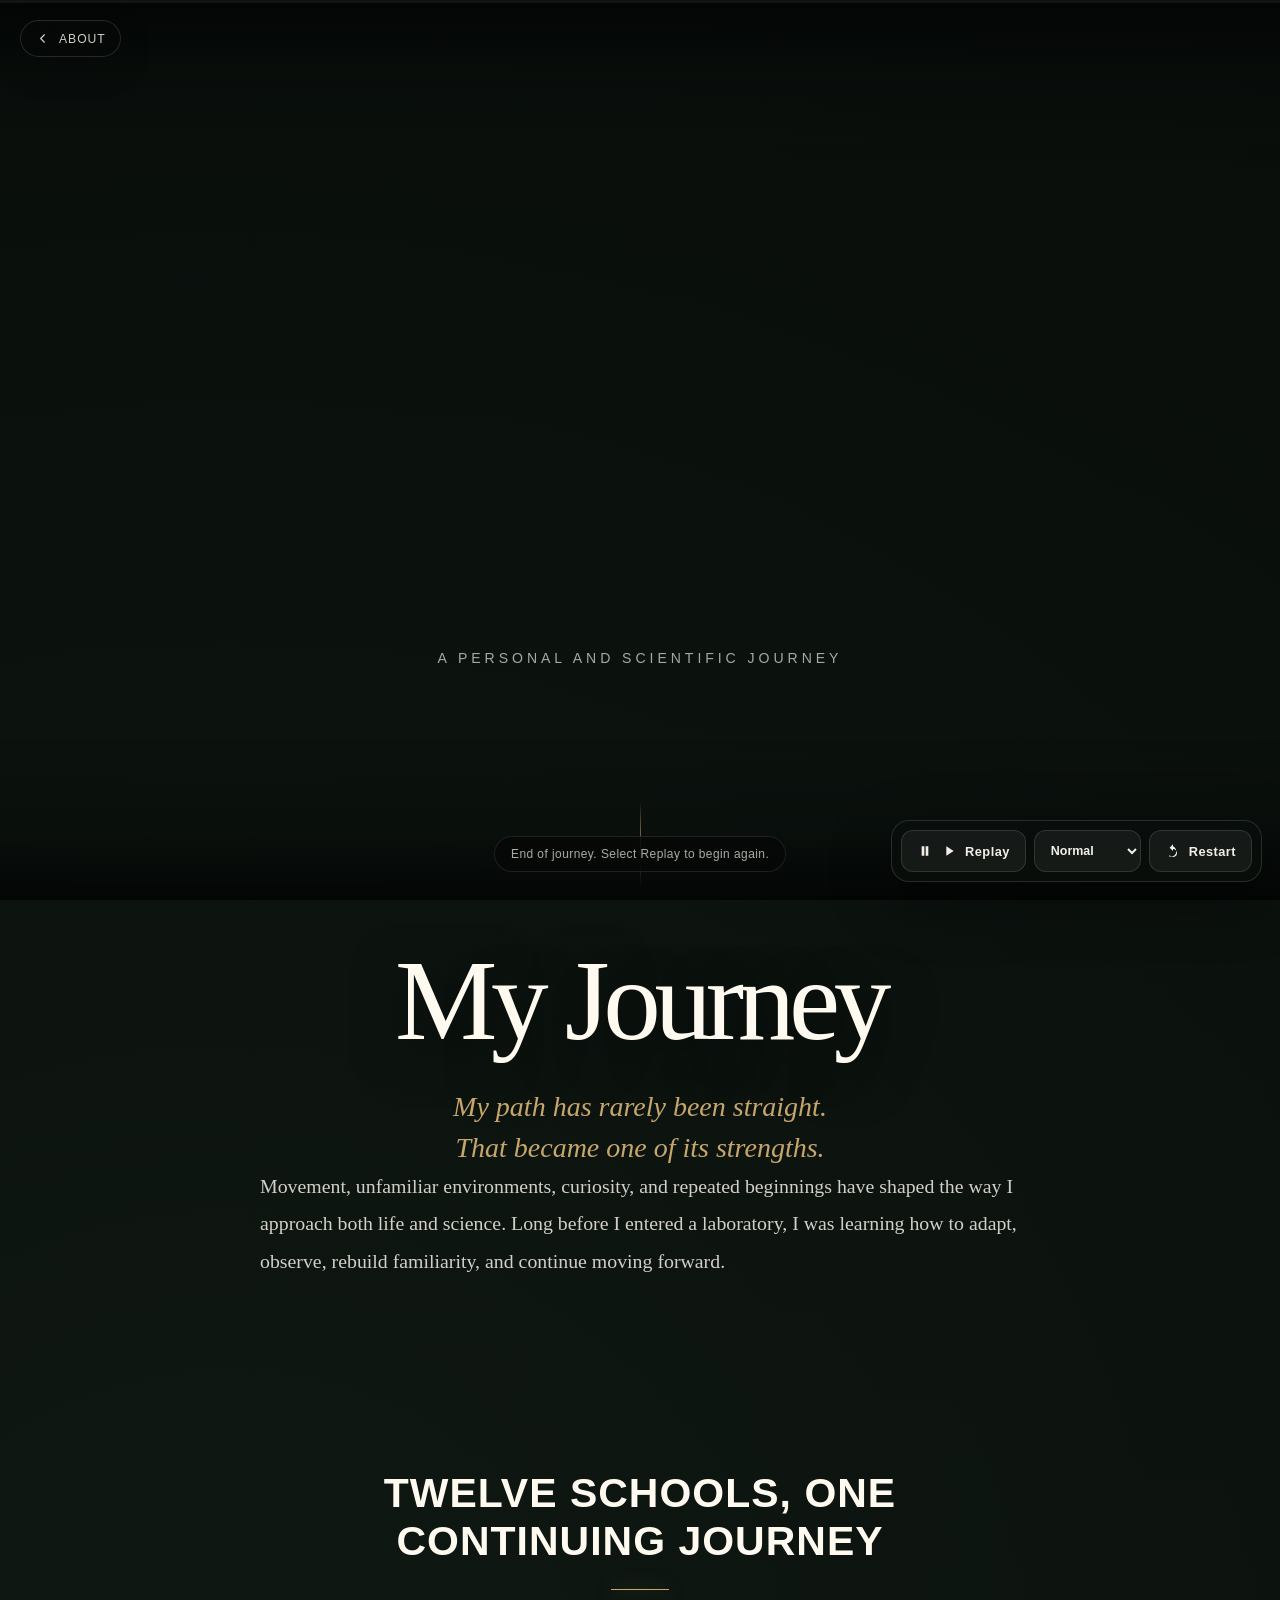
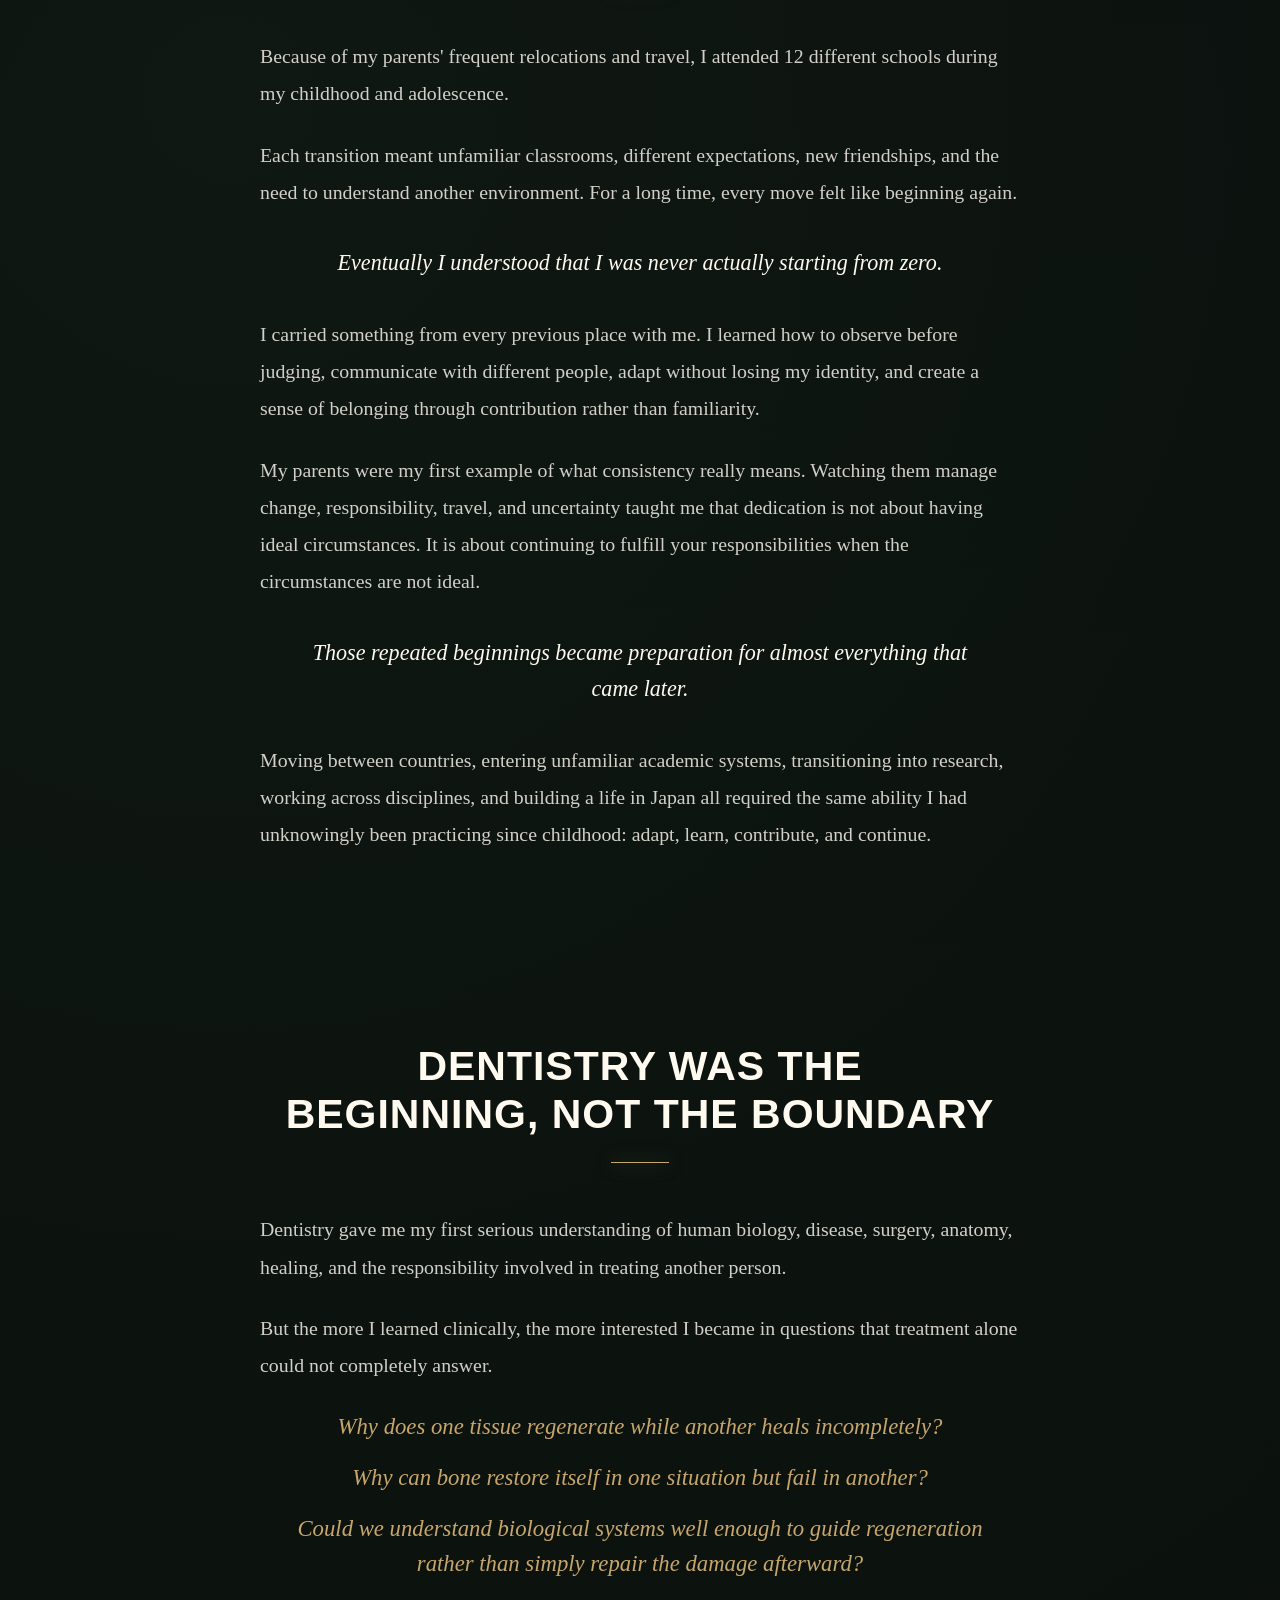
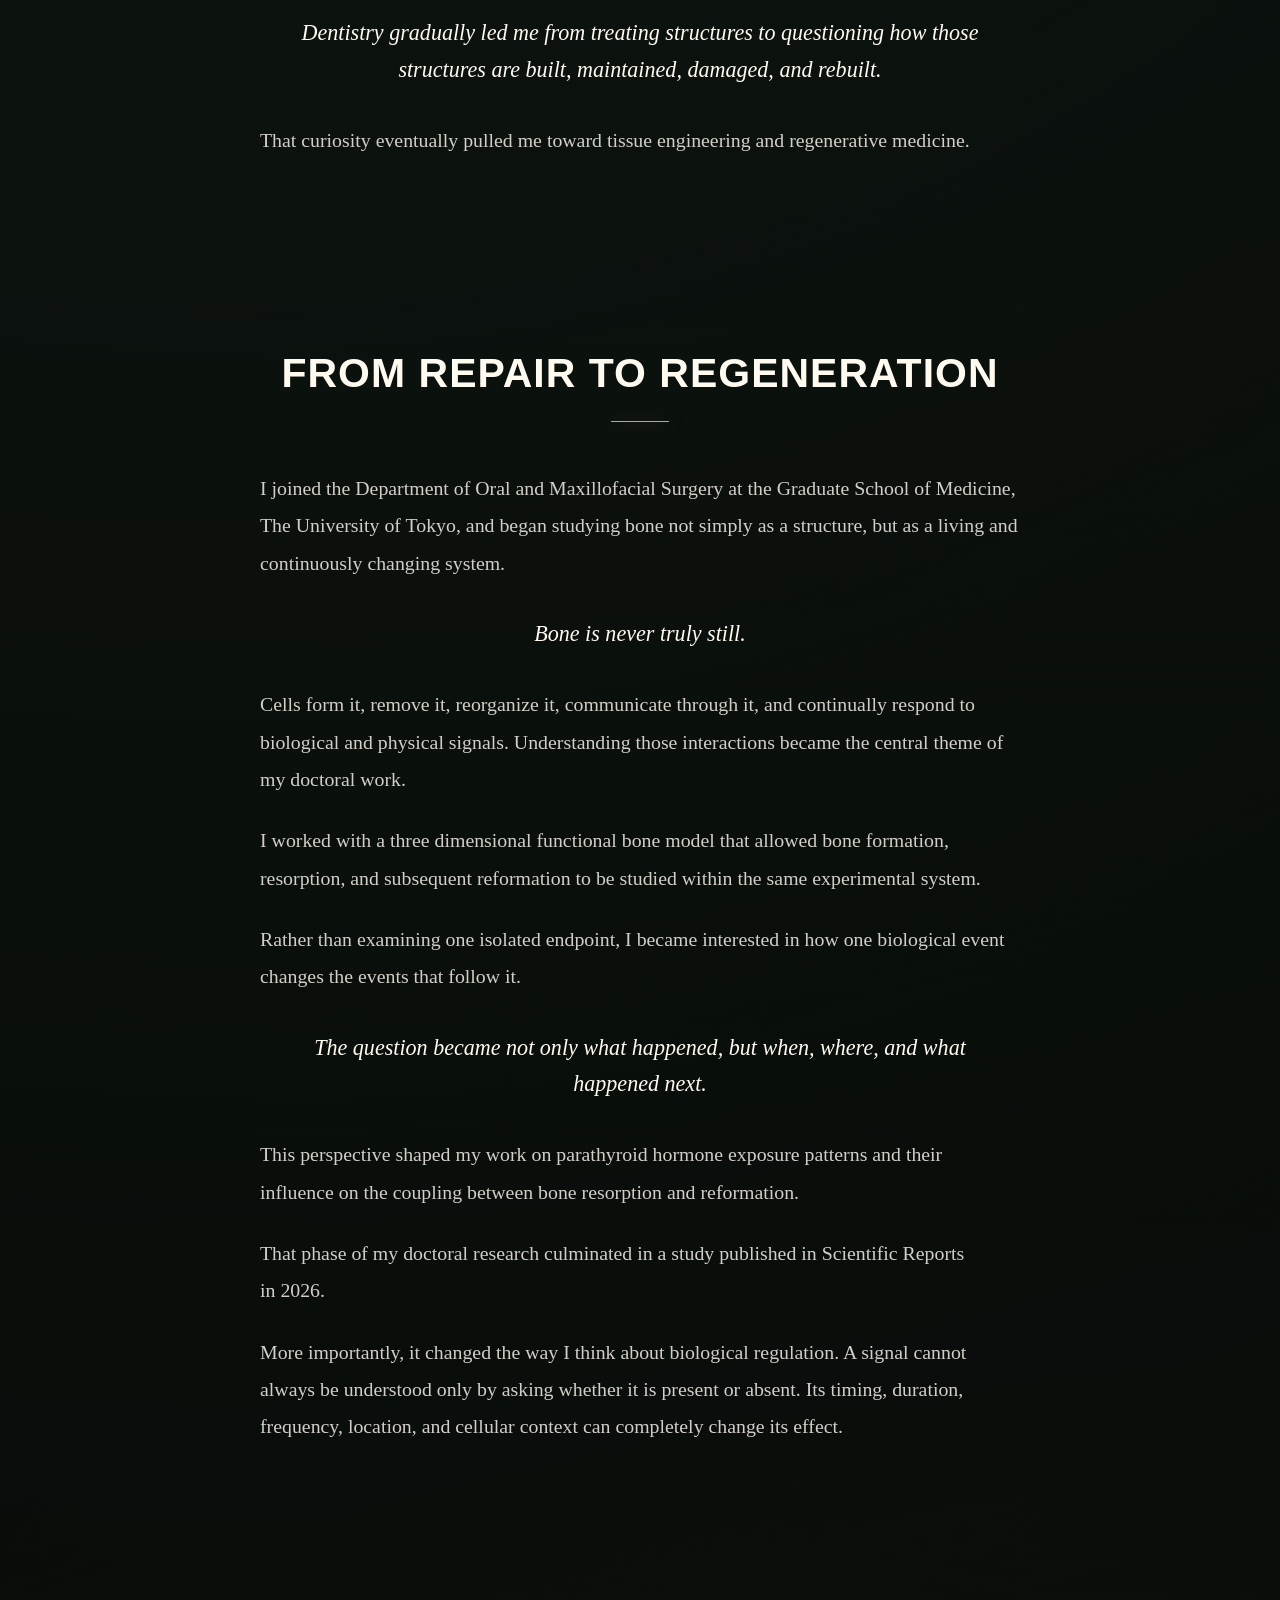
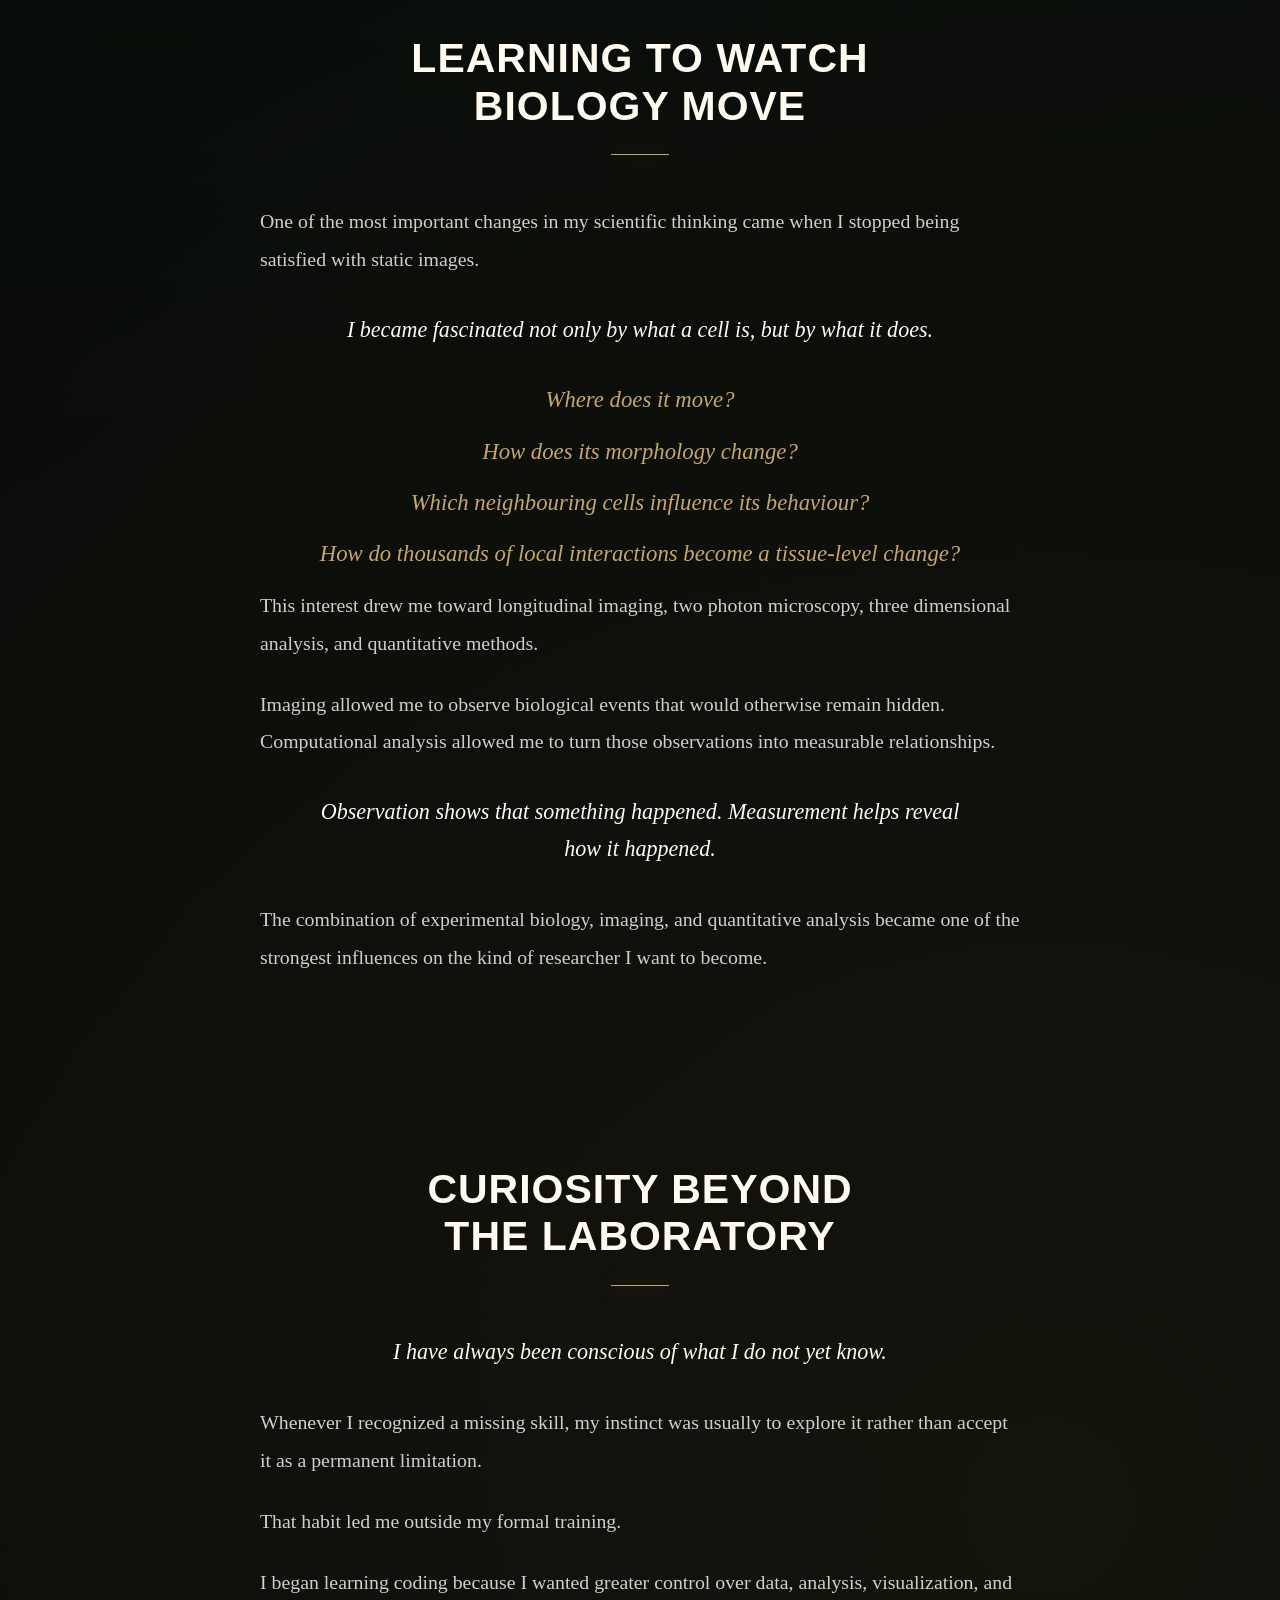
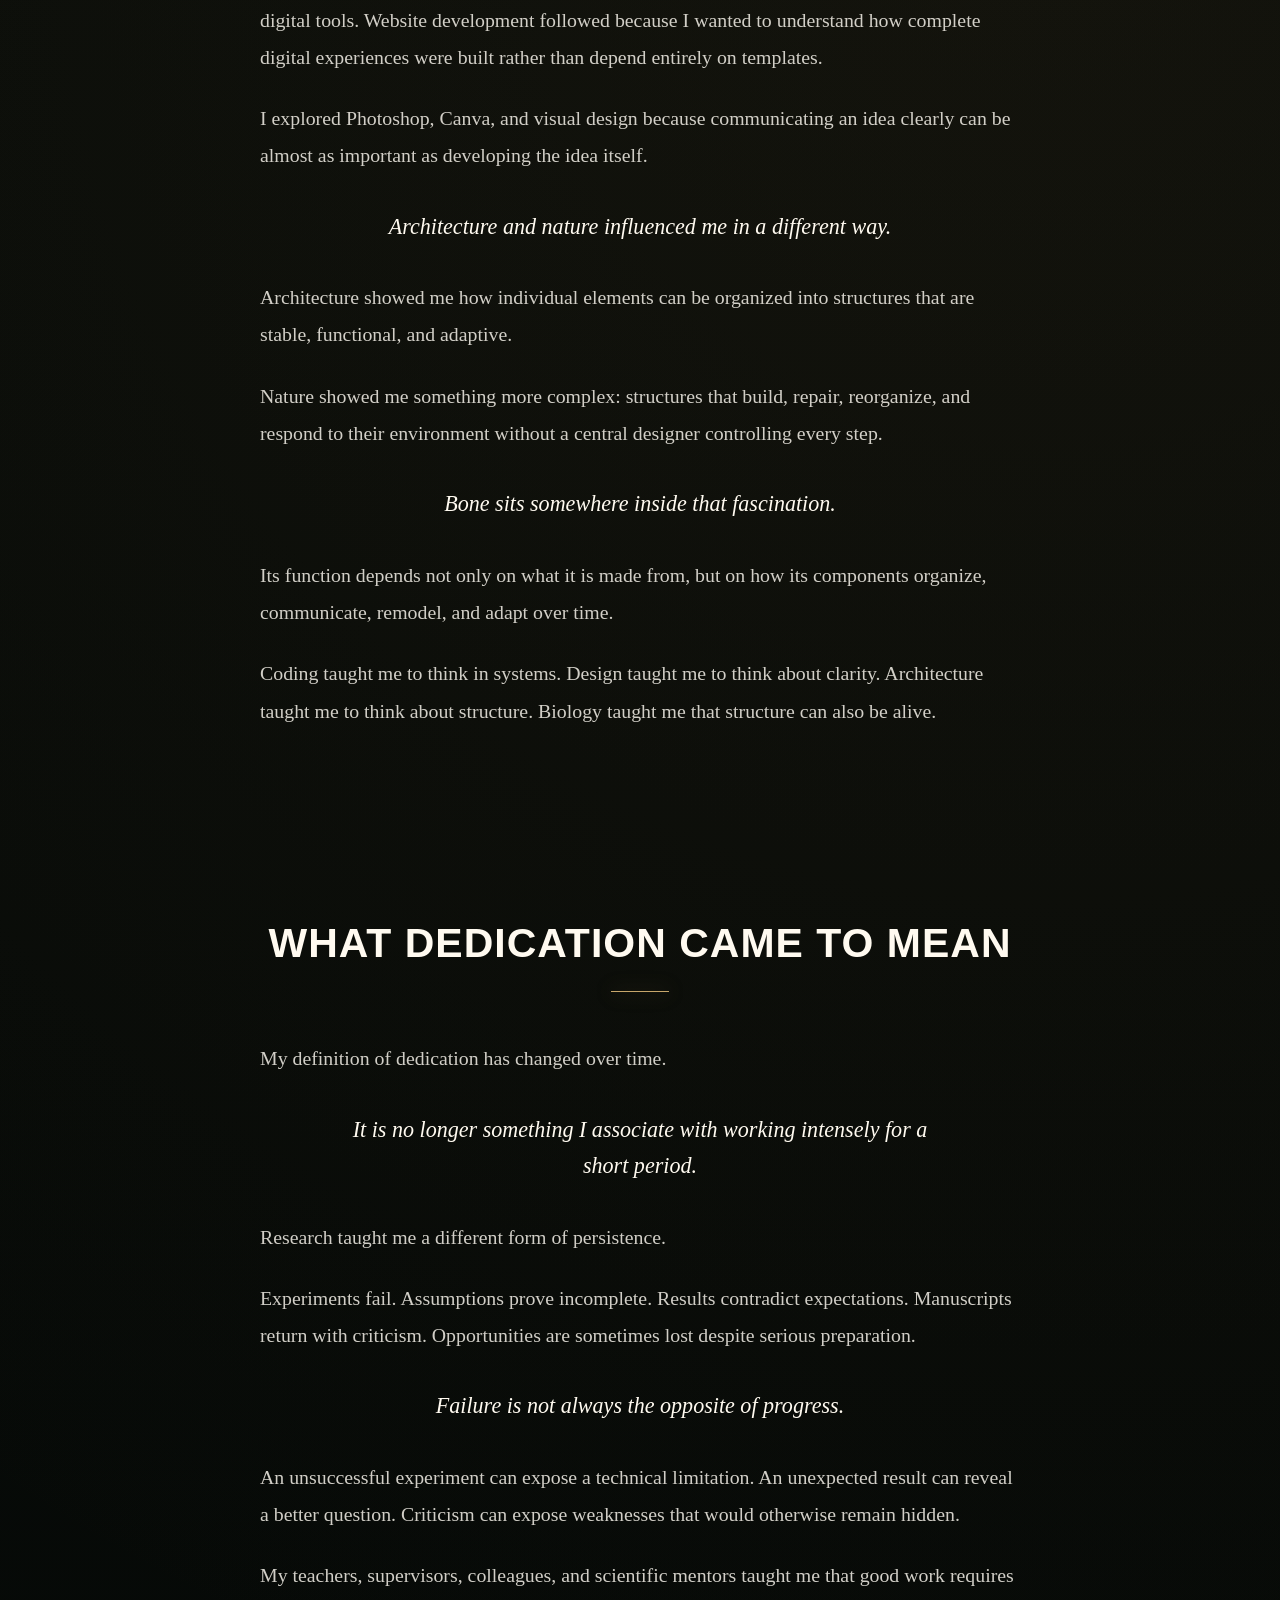
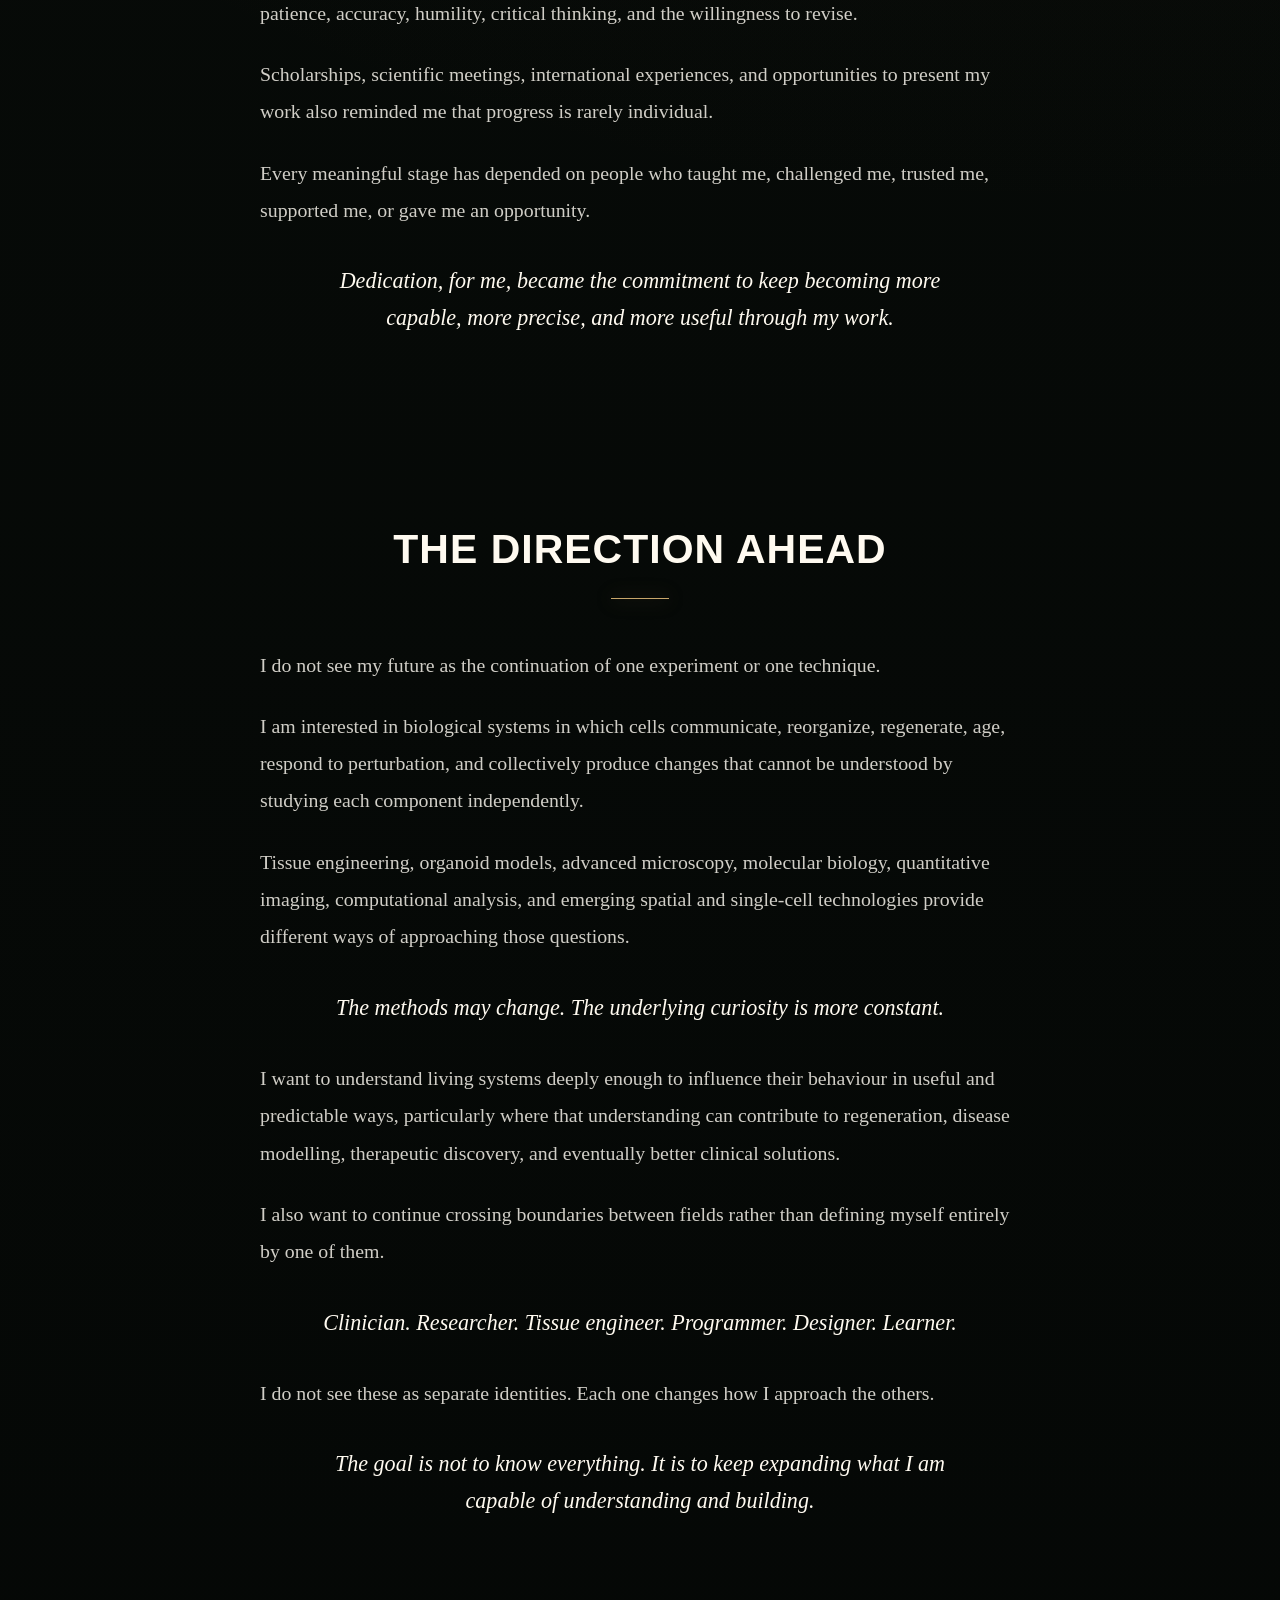
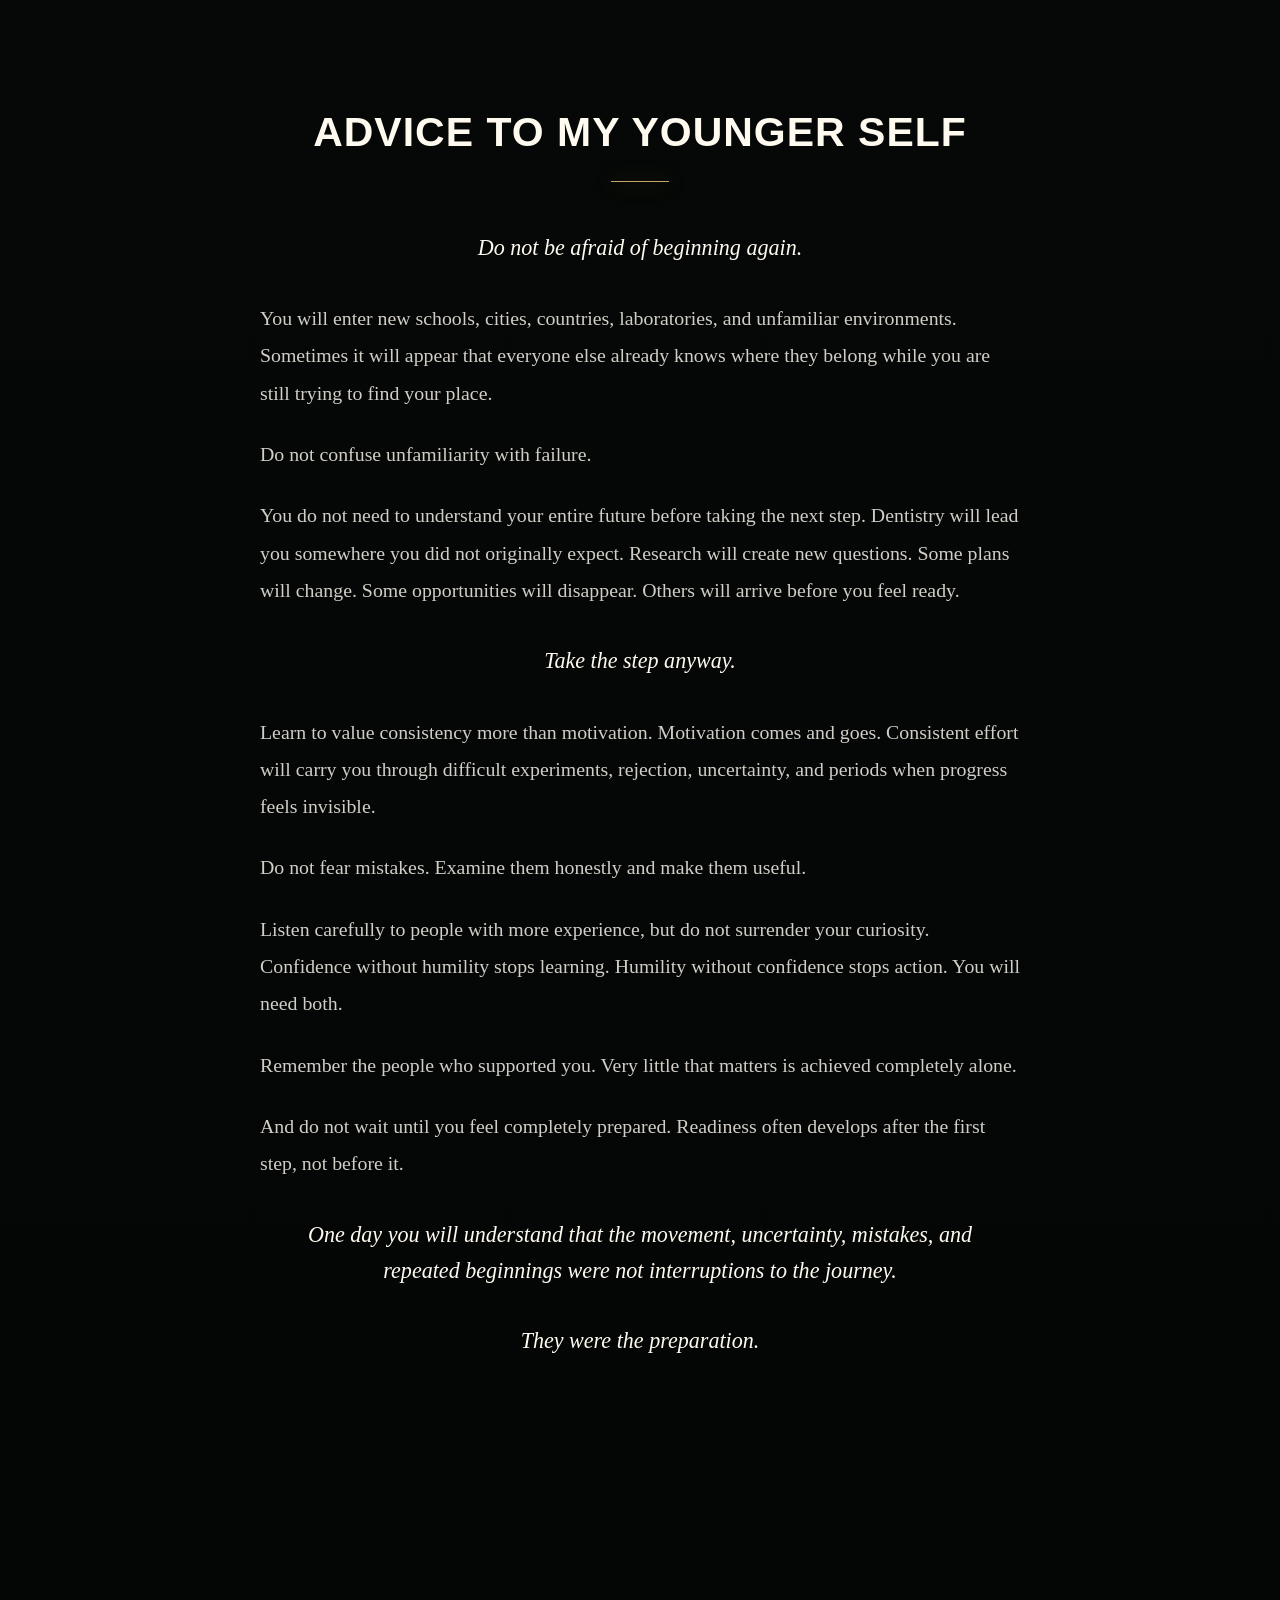
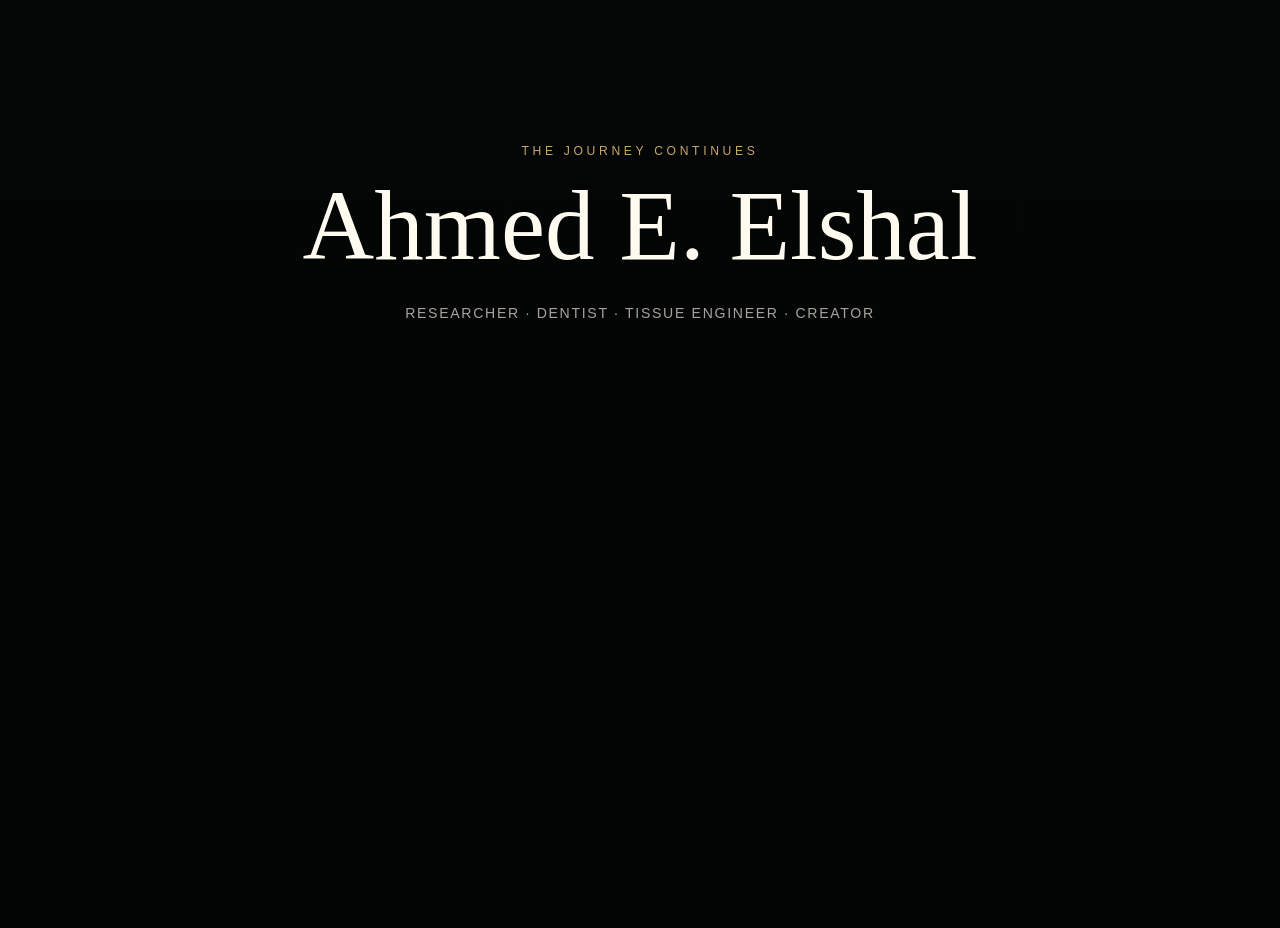
<file: journey.html>
<!DOCTYPE html>
<html lang="en">

<head>
  <meta charset="UTF-8">

  <meta
    name="viewport"
    content="width=device-width, initial-scale=1.0"
  >

  <meta
    name="description"
    content="The personal and scientific journey of Ahmed E. Elshal, from dentistry and tissue engineering to regenerative biology, imaging, coding, and scientific exploration."
  >

  <title>My Journey | Ahmed E. Elshal</title>

  <style>
    :root {
      --background: #050706;
      --background-soft: #0a0f0c;
      --text: #f2efe6;
      --muted: rgba(242, 239, 230, 0.68);
      --accent: #c7a66b;
      --accent-soft: rgba(199, 166, 107, 0.18);
      --panel: rgba(10, 15, 12, 0.76);
      --border: rgba(242, 239, 230, 0.14);
      --shadow: 0 18px 60px rgba(0, 0, 0, 0.38);
      --content-width: 860px;
    }

    * {
      box-sizing: border-box;
    }

    html {
      min-height: 100%;
      background: var(--background);
      scroll-behavior: auto;
      scrollbar-color: rgba(199, 166, 107, 0.52) rgba(255, 255, 255, 0.04);
      scrollbar-width: thin;
    }

    body {
      min-height: 100%;
      margin: 0;
      overflow-x: hidden;
      color: var(--text);
      background:
        radial-gradient(
          circle at 18% 14%,
          rgba(65, 103, 80, 0.17),
          transparent 34%
        ),
        radial-gradient(
          circle at 82% 52%,
          rgba(109, 78, 42, 0.12),
          transparent 30%
        ),
        linear-gradient(
          180deg,
          #040605 0%,
          #080c09 50%,
          #030504 100%
        );
      font-family: Georgia, "Times New Roman", serif;
    }

    body::before {
      content: "";
      position: fixed;
      inset: 0;
      z-index: -1;
      pointer-events: none;
      opacity: 0.23;
      background-image:
        linear-gradient(
          rgba(255,255,255,0.017) 1px,
          transparent 1px
        ),
        linear-gradient(
          90deg,
          rgba(255,255,255,0.012) 1px,
          transparent 1px
        );
      background-size: 4px 4px;
      mask-image: linear-gradient(
        to bottom,
        black,
        transparent 86%
      );
    }

    body::after {
      content: "";
      position: fixed;
      inset: 0;
      z-index: 30;
      pointer-events: none;
      background:
        linear-gradient(
          to bottom,
          rgba(3, 5, 4, 0.94) 0%,
          rgba(3, 5, 4, 0.20) 8%,
          transparent 18%,
          transparent 82%,
          rgba(3, 5, 4, 0.20) 92%,
          rgba(3, 5, 4, 0.94) 100%
        );
    }

    ::selection {
      color: #10130f;
      background: var(--accent);
    }

    a {
      color: inherit;
    }

    button,
    select {
      font: inherit;
    }

    .page-progress {
      position: fixed;
      top: 0;
      left: 0;
      z-index: 80;
      width: 100%;
      height: 3px;
      background: rgba(255, 255, 255, 0.06);
    }

    .page-progress span {
      display: block;
      width: 0;
      height: 100%;
      background: linear-gradient(
        90deg,
        #8d7043,
        #e0c794
      );
      transform-origin: left center;
      transition: width 90ms linear;
    }

    .back-link {
      position: fixed;
      top: max(20px, env(safe-area-inset-top));
      left: max(20px, env(safe-area-inset-left));
      z-index: 70;
      display: inline-flex;
      align-items: center;
      gap: 9px;
      padding: 10px 14px;
      border: 1px solid var(--border);
      border-radius: 999px;
      color: rgba(242, 239, 230, 0.86);
      background: rgba(6, 9, 7, 0.58);
      backdrop-filter: blur(14px);
      box-shadow: 0 10px 35px rgba(0, 0, 0, 0.2);
      text-decoration: none;
      font-family: Arial, Helvetica, sans-serif;
      font-size: 0.76rem;
      letter-spacing: 0.08em;
      text-transform: uppercase;
      transition:
        border-color 180ms ease,
        background 180ms ease,
        transform 180ms ease;
    }

    .back-link:hover {
      border-color: rgba(199, 166, 107, 0.6);
      background: rgba(18, 24, 19, 0.82);
      transform: translateY(-2px);
    }

    .back-link svg {
      width: 15px;
      height: 15px;
    }

    .controls {
      position: fixed;
      right: max(18px, env(safe-area-inset-right));
      bottom: max(18px, env(safe-area-inset-bottom));
      z-index: 70;
      display: flex;
      align-items: center;
      gap: 8px;
      padding: 9px;
      border: 1px solid var(--border);
      border-radius: 18px;
      background: var(--panel);
      backdrop-filter: blur(18px);
      box-shadow: var(--shadow);
      font-family: Arial, Helvetica, sans-serif;
    }

    .control-button,
    .speed-select {
      min-height: 42px;
      border: 1px solid rgba(255, 255, 255, 0.12);
      border-radius: 12px;
      color: var(--text);
      background: rgba(255, 255, 255, 0.055);
      transition:
        background 180ms ease,
        border-color 180ms ease,
        transform 180ms ease;
    }

    .control-button {
      display: inline-flex;
      align-items: center;
      justify-content: center;
      gap: 8px;
      padding: 0 15px;
      cursor: pointer;
      font-size: 0.8rem;
      font-weight: 700;
      letter-spacing: 0.035em;
    }

    .control-button:hover,
    .speed-select:hover {
      border-color: rgba(199, 166, 107, 0.55);
      background: rgba(199, 166, 107, 0.13);
    }

    .control-button:active {
      transform: scale(0.97);
    }

    .control-button svg {
      width: 16px;
      height: 16px;
      fill: currentColor;
    }

    .speed-select {
      padding: 0 30px 0 12px;
      cursor: pointer;
      font-size: 0.78rem;
      font-weight: 700;
      color-scheme: dark;
    }

    .status-note {
      position: fixed;
      left: 50%;
      bottom: max(28px, env(safe-area-inset-bottom));
      z-index: 65;
      max-width: min(430px, calc(100vw - 44px));
      padding: 10px 16px;
      border: 1px solid rgba(255, 255, 255, 0.10);
      border-radius: 999px;
      color: rgba(242, 239, 230, 0.72);
      background: rgba(5, 8, 6, 0.62);
      backdrop-filter: blur(12px);
      font-family: Arial, Helvetica, sans-serif;
      font-size: 0.75rem;
      letter-spacing: 0.035em;
      text-align: center;
      transform: translateX(-50%);
      opacity: 1;
      transition:
        opacity 500ms ease,
        transform 500ms ease;
    }

    .status-note.is-hidden {
      opacity: 0;
      transform: translate(-50%, 10px);
      pointer-events: none;
    }

    .cinema-shell {
      position: relative;
      width: 100%;
    }

    .opening-space {
      min-height: 82vh;
      display: grid;
      place-items: end center;
      padding: 0 24px 8vh;
      text-align: center;
    }

    .opening-kicker {
      margin: 0;
      color: var(--muted);
      font-family: Arial, Helvetica, sans-serif;
      font-size: clamp(0.72rem, 1.1vw, 0.92rem);
      letter-spacing: 0.28em;
      text-transform: uppercase;
    }

    .credits {
      position: relative;
      width: min(var(--content-width), calc(100% - 44px));
      margin: 0 auto;
      padding: 7vh 0 8vh;
      text-align: center;
    }

    .credits::before {
      content: "";
      display: block;
      width: 1px;
      height: 90px;
      margin: 0 auto 56px;
      background: linear-gradient(
        to bottom,
        transparent,
        var(--accent),
        transparent
      );
    }

    .credits-title {
      margin: 0;
      color: #fffaf0;
      font-size: clamp(3rem, 9vw, 7.5rem);
      font-weight: 400;
      line-height: 0.92;
      letter-spacing: -0.055em;
      text-wrap: balance;
      text-shadow: 0 14px 50px rgba(0, 0, 0, 0.55);
    }

    .opening-line {
      max-width: 720px;
      margin: 34px auto 0;
      color: var(--accent);
      font-size: clamp(1.15rem, 2.2vw, 1.75rem);
      line-height: 1.45;
      font-style: italic;
      text-wrap: balance;
    }

    .credit-section {
      margin-top: clamp(110px, 16vw, 190px);
      scroll-margin-top: 100px;
    }

    .section-title {
      max-width: 780px;
      margin: 0 auto 48px;
      color: #fffaf0;
      font-family: Arial, Helvetica, sans-serif;
      font-size: clamp(1.45rem, 3.2vw, 2.65rem);
      font-weight: 650;
      line-height: 1.16;
      letter-spacing: 0.025em;
      text-transform: uppercase;
      text-wrap: balance;
    }

    .section-title::after {
      content: "";
      display: block;
      width: 58px;
      height: 1px;
      margin: 24px auto 0;
      background: var(--accent);
      box-shadow: 0 0 18px rgba(199, 166, 107, 0.55);
    }

    .credit-paragraph {
      max-width: 760px;
      margin: 0 auto 24px;
      color: rgba(242, 239, 230, 0.86);
      font-size: clamp(1rem, 1.65vw, 1.24rem);
      line-height: 1.88;
      text-align: left;
      text-wrap: pretty;
    }

    .credit-paragraph.emphasis {
      max-width: 680px;
      margin-top: 34px;
      margin-bottom: 34px;
      color: #fffaf0;
      font-size: clamp(1.08rem, 1.9vw, 1.38rem);
      line-height: 1.65;
      text-align: center;
      font-style: italic;
    }

    .credit-paragraph.question {
      max-width: 700px;
      margin-top: 16px;
      margin-bottom: 16px;
      color: var(--accent);
      font-size: clamp(1.08rem, 2vw, 1.42rem);
      line-height: 1.55;
      text-align: center;
      font-style: italic;
    }

    .closing-card {
      min-height: 82vh;
      display: grid;
      place-items: center;
      padding: 100px 24px;
      text-align: center;
    }

    .closing-card-inner {
      max-width: 700px;
    }

    .closing-label {
      margin: 0 0 18px;
      color: var(--accent);
      font-family: Arial, Helvetica, sans-serif;
      font-size: 0.76rem;
      letter-spacing: 0.3em;
      text-transform: uppercase;
    }

    .closing-title {
      margin: 0;
      color: #fffaf0;
      font-size: clamp(2.6rem, 8vw, 6.2rem);
      font-weight: 400;
      line-height: 1;
    }

    .closing-credit {
      margin: 26px 0 0;
      color: var(--muted);
      font-family: Arial, Helvetica, sans-serif;
      font-size: 0.88rem;
      letter-spacing: 0.12em;
      line-height: 1.8;
      text-transform: uppercase;
    }

    .end-space {
      height: 36vh;
    }

    .sr-only {
      position: absolute;
      width: 1px;
      height: 1px;
      padding: 0;
      margin: -1px;
      overflow: hidden;
      clip: rect(0, 0, 0, 0);
      white-space: nowrap;
      border: 0;
    }

    @media (max-width: 760px) {
      body::after {
        background:
          linear-gradient(
            to bottom,
            rgba(3, 5, 4, 0.88) 0%,
            transparent 12%,
            transparent 88%,
            rgba(3, 5, 4, 0.88) 100%
          );
      }

      .back-link {
        top: 14px;
        left: 14px;
        padding: 9px 12px;
      }

      .controls {
        right: 12px;
        bottom: 12px;
        left: 12px;
        justify-content: center;
        border-radius: 16px;
      }

      .control-button {
        flex: 1;
        padding: 0 10px;
      }

      .speed-select {
        width: 84px;
      }

      .status-note {
        bottom: 72px;
      }

      .opening-space {
        min-height: 76vh;
        padding-bottom: 5vh;
      }

      .credits {
        width: min(100% - 32px, var(--content-width));
        padding-top: 4vh;
      }

      .credits::before {
        height: 64px;
        margin-bottom: 42px;
      }

      .credit-section {
        margin-top: 105px;
      }

      .section-title {
        margin-bottom: 36px;
      }

      .credit-paragraph {
        margin-bottom: 21px;
        line-height: 1.76;
      }

      .closing-card {
        min-height: 75vh;
      }
    }

    @media (prefers-reduced-motion: reduce) {
      *,
      *::before,
      *::after {
        scroll-behavior: auto !important;
        transition-duration: 0.01ms !important;
        animation-duration: 0.01ms !important;
        animation-iteration-count: 1 !important;
      }
    }
  </style>
</head>

<body>

  <div class="page-progress" aria-hidden="true">
    <span id="progressBar"></span>
  </div>


  <a
    class="back-link"
    href="about.html"
    aria-label="Return to the About page"
  >
    <svg viewBox="0 0 24 24" aria-hidden="true">
      <path
        fill="none"
        stroke="currentColor"
        stroke-width="1.8"
        stroke-linecap="round"
        stroke-linejoin="round"
        d="M15 18l-6-6 6-6"
      />
    </svg>

    About
  </a>


  <div
    class="status-note"
    id="statusNote"
    role="status"
    aria-live="polite"
  >
    Credits are moving automatically. Scroll, drag, or press an arrow key to take control.
  </div>


  <div class="controls" aria-label="Credits controls">

    <button
      class="control-button"
      id="playPauseButton"
      type="button"
      aria-pressed="false"
    >
      <svg
        id="pauseIcon"
        viewBox="0 0 24 24"
        aria-hidden="true"
      >
        <path d="M7 5h4v14H7zm6 0h4v14h-4z"/>
      </svg>

      <svg
        id="playIcon"
        viewBox="0 0 24 24"
        aria-hidden="true"
        hidden
      >
        <path d="M8 5v14l11-7z"/>
      </svg>

      <span id="playPauseLabel">Pause</span>
    </button>


    <label
      class="sr-only"
      for="speedSelect"
    >
      Credits speed
    </label>

    <select
      class="speed-select"
      id="speedSelect"
      aria-label="Credits speed"
    >
      <option value="40">Slow</option>
      <option value="80" selected>Normal</option>
      <option value="120">Fast</option>
    </select>


    <button
      class="control-button"
      id="restartButton"
      type="button"
      title="Restart credits"
    >
      <svg viewBox="0 0 24 24" aria-hidden="true">
        <path d="M12 5V2L7 7l5 5V9c3.31 0 6 2.69 6 6a6 6 0 0 1-10.89 3.5l-1.46 1.37A8 8 0 1 0 12 5z"/>
      </svg>

      <span>Restart</span>
    </button>

  </div>


  <main class="cinema-shell" id="cinemaShell">

    <header class="opening-space" aria-hidden="true">
      <p class="opening-kicker">
        A personal and scientific journey
      </p>
    </header>


    <article class="credits" id="credits">

      <h1 class="credits-title">
        My Journey
      </h1>

      <p class="opening-line">
        My path has rarely been straight.
        That became one of its strengths.
      </p>

      <p class="credit-paragraph">
        Movement, unfamiliar environments, curiosity, and repeated beginnings
        have shaped the way I approach both life and science. Long before I
        entered a laboratory, I was learning how to adapt, observe, rebuild
        familiarity, and continue moving forward.
      </p>



      <!-- SECTION 1 -->

      <section
        class="credit-section"
        aria-labelledby="section-1"
      >

        <h2
          id="section-1"
          class="section-title"
        >
          Twelve Schools, One Continuing Journey
        </h2>

        <p class="credit-paragraph">
          Because of my parents' frequent relocations and travel, I attended
          12 different schools during my childhood and adolescence.
        </p>

        <p class="credit-paragraph">
          Each transition meant unfamiliar classrooms, different expectations,
          new friendships, and the need to understand another environment.
          For a long time, every move felt like beginning again.
        </p>

        <p class="credit-paragraph emphasis">
          Eventually I understood that I was never actually starting from zero.
        </p>

        <p class="credit-paragraph">
          I carried something from every previous place with me. I learned how
          to observe before judging, communicate with different people, adapt
          without losing my identity, and create a sense of belonging through
          contribution rather than familiarity.
        </p>

        <p class="credit-paragraph">
          My parents were my first example of what consistency really means.
          Watching them manage change, responsibility, travel, and uncertainty
          taught me that dedication is not about having ideal circumstances.
          It is about continuing to fulfill your responsibilities when the
          circumstances are not ideal.
        </p>

        <p class="credit-paragraph emphasis">
          Those repeated beginnings became preparation for almost everything
          that came later.
        </p>

        <p class="credit-paragraph">
          Moving between countries, entering unfamiliar academic systems,
          transitioning into research, working across disciplines, and building
          a life in Japan all required the same ability I had unknowingly been
          practicing since childhood: adapt, learn, contribute, and continue.
        </p>

      </section>



      <!-- SECTION 2 -->

      <section
        class="credit-section"
        aria-labelledby="section-2"
      >

        <h2
          id="section-2"
          class="section-title"
        >
          Dentistry Was the Beginning, Not the Boundary
        </h2>

        <p class="credit-paragraph">
          Dentistry gave me my first serious understanding of human biology,
          disease, surgery, anatomy, healing, and the responsibility involved
          in treating another person.
        </p>

        <p class="credit-paragraph">
          But the more I learned clinically, the more interested I became in
          questions that treatment alone could not completely answer.
        </p>

        <p class="credit-paragraph question">
          Why does one tissue regenerate while another heals incompletely?
        </p>

        <p class="credit-paragraph question">
          Why can bone restore itself in one situation but fail in another?
        </p>

        <p class="credit-paragraph question">
          Could we understand biological systems well enough to guide
          regeneration rather than simply repair the damage afterward?
        </p>

        <p class="credit-paragraph emphasis">
          Dentistry gradually led me from treating structures to questioning
          how those structures are built, maintained, damaged, and rebuilt.
        </p>

        <p class="credit-paragraph">
          That curiosity eventually pulled me toward tissue engineering and
          regenerative medicine.
        </p>

      </section>



      <!-- SECTION 3 -->

      <section
        class="credit-section"
        aria-labelledby="section-3"
      >

        <h2
          id="section-3"
          class="section-title"
        >
          From Repair to Regeneration
        </h2>

        <p class="credit-paragraph">
          I joined the Department of Oral and Maxillofacial Surgery at the
          Graduate School of Medicine, The University of Tokyo, and began
          studying bone not simply as a structure, but as a living and
          continuously changing system.
        </p>

        <p class="credit-paragraph emphasis">
          Bone is never truly still.
        </p>

        <p class="credit-paragraph">
          Cells form it, remove it, reorganize it, communicate through it,
          and continually respond to biological and physical signals.
          Understanding those interactions became the central theme of my
          doctoral work.
        </p>

        <p class="credit-paragraph">
          I worked with a three dimensional functional bone model that allowed
          bone formation, resorption, and subsequent reformation to be studied
          within the same experimental system.
        </p>

        <p class="credit-paragraph">
          Rather than examining one isolated endpoint, I became interested in
          how one biological event changes the events that follow it.
        </p>

        <p class="credit-paragraph emphasis">
          The question became not only what happened, but when, where,
          and what happened next.
        </p>

        <p class="credit-paragraph">
          This perspective shaped my work on parathyroid hormone exposure
          patterns and their influence on the coupling between bone resorption
          and reformation.
        </p>

        <p class="credit-paragraph">
          That phase of my doctoral research culminated in a study published
          in Scientific Reports in 2026.
        </p>

        <p class="credit-paragraph">
          More importantly, it changed the way I think about biological
          regulation. A signal cannot always be understood only by asking
          whether it is present or absent. Its timing, duration, frequency,
          location, and cellular context can completely change its effect.
        </p>

      </section>



      <!-- SECTION 4 -->

      <section
        class="credit-section"
        aria-labelledby="section-4"
      >

        <h2
          id="section-4"
          class="section-title"
        >
          Learning to Watch Biology Move
        </h2>

        <p class="credit-paragraph">
          One of the most important changes in my scientific thinking came
          when I stopped being satisfied with static images.
        </p>

        <p class="credit-paragraph emphasis">
          I became fascinated not only by what a cell is, but by what it does.
        </p>

        <p class="credit-paragraph question">
          Where does it move?
        </p>

        <p class="credit-paragraph question">
          How does its morphology change?
        </p>

        <p class="credit-paragraph question">
          Which neighbouring cells influence its behaviour?
        </p>

        <p class="credit-paragraph question">
          How do thousands of local interactions become a tissue-level change?
        </p>

        <p class="credit-paragraph">
          This interest drew me toward longitudinal imaging, two photon
          microscopy, three dimensional analysis, and quantitative methods.
        </p>

        <p class="credit-paragraph">
          Imaging allowed me to observe biological events that would otherwise
          remain hidden. Computational analysis allowed me to turn those
          observations into measurable relationships.
        </p>

        <p class="credit-paragraph emphasis">
          Observation shows that something happened.
          Measurement helps reveal how it happened.
        </p>

        <p class="credit-paragraph">
          The combination of experimental biology, imaging, and quantitative
          analysis became one of the strongest influences on the kind of
          researcher I want to become.
        </p>

      </section>



      <!-- SECTION 5 -->

      <section
        class="credit-section"
        aria-labelledby="section-5"
      >

        <h2
          id="section-5"
          class="section-title"
        >
          Curiosity Beyond the Laboratory
        </h2>

        <p class="credit-paragraph emphasis">
          I have always been conscious of what I do not yet know.
        </p>

        <p class="credit-paragraph">
          Whenever I recognized a missing skill, my instinct was usually to
          explore it rather than accept it as a permanent limitation.
        </p>

        <p class="credit-paragraph">
          That habit led me outside my formal training.
        </p>

        <p class="credit-paragraph">
          I began learning coding because I wanted greater control over data,
          analysis, visualization, and digital tools. Website development
          followed because I wanted to understand how complete digital
          experiences were built rather than depend entirely on templates.
        </p>

        <p class="credit-paragraph">
          I explored Photoshop, Canva, and visual design because communicating
          an idea clearly can be almost as important as developing the idea
          itself.
        </p>

        <p class="credit-paragraph emphasis">
          Architecture and nature influenced me in a different way.
        </p>

        <p class="credit-paragraph">
          Architecture showed me how individual elements can be organized into
          structures that are stable, functional, and adaptive.
        </p>

        <p class="credit-paragraph">
          Nature showed me something more complex: structures that build,
          repair, reorganize, and respond to their environment without a
          central designer controlling every step.
        </p>

        <p class="credit-paragraph emphasis">
          Bone sits somewhere inside that fascination.
        </p>

        <p class="credit-paragraph">
          Its function depends not only on what it is made from, but on how its
          components organize, communicate, remodel, and adapt over time.
        </p>

        <p class="credit-paragraph">
          Coding taught me to think in systems.
          Design taught me to think about clarity.
          Architecture taught me to think about structure.
          Biology taught me that structure can also be alive.
        </p>

      </section>



      <!-- SECTION 6 -->

      <section
        class="credit-section"
        aria-labelledby="section-6"
      >

        <h2
          id="section-6"
          class="section-title"
        >
          What Dedication Came to Mean
        </h2>

        <p class="credit-paragraph">
          My definition of dedication has changed over time.
        </p>

        <p class="credit-paragraph emphasis">
          It is no longer something I associate with working intensely for a
          short period.
        </p>

        <p class="credit-paragraph">
          Research taught me a different form of persistence.
        </p>

        <p class="credit-paragraph">
          Experiments fail. Assumptions prove incomplete. Results contradict
          expectations. Manuscripts return with criticism. Opportunities are
          sometimes lost despite serious preparation.
        </p>

        <p class="credit-paragraph emphasis">
          Failure is not always the opposite of progress.
        </p>

        <p class="credit-paragraph">
          An unsuccessful experiment can expose a technical limitation.
          An unexpected result can reveal a better question.
          Criticism can expose weaknesses that would otherwise remain hidden.
        </p>

        <p class="credit-paragraph">
          My teachers, supervisors, colleagues, and scientific mentors taught
          me that good work requires patience, accuracy, humility, critical
          thinking, and the willingness to revise.
        </p>

        <p class="credit-paragraph">
          Scholarships, scientific meetings, international experiences, and
          opportunities to present my work also reminded me that progress is
          rarely individual.
        </p>

        <p class="credit-paragraph">
          Every meaningful stage has depended on people who taught me,
          challenged me, trusted me, supported me, or gave me an opportunity.
        </p>

        <p class="credit-paragraph emphasis">
          Dedication, for me, became the commitment to keep becoming more
          capable, more precise, and more useful through my work.
        </p>

      </section>



      <!-- SECTION 7 -->

      <section
        class="credit-section"
        aria-labelledby="section-7"
      >

        <h2
          id="section-7"
          class="section-title"
        >
          The Direction Ahead
        </h2>

        <p class="credit-paragraph">
          I do not see my future as the continuation of one experiment or one
          technique.
        </p>

        <p class="credit-paragraph">
          I am interested in biological systems in which cells communicate,
          reorganize, regenerate, age, respond to perturbation, and collectively
          produce changes that cannot be understood by studying each component
          independently.
        </p>

        <p class="credit-paragraph">
          Tissue engineering, organoid models, advanced microscopy, molecular
          biology, quantitative imaging, computational analysis, and emerging
          spatial and single-cell technologies provide different ways of
          approaching those questions.
        </p>

        <p class="credit-paragraph emphasis">
          The methods may change.
          The underlying curiosity is more constant.
        </p>

        <p class="credit-paragraph">
          I want to understand living systems deeply enough to influence their
          behaviour in useful and predictable ways, particularly where that
          understanding can contribute to regeneration, disease modelling,
          therapeutic discovery, and eventually better clinical solutions.
        </p>

        <p class="credit-paragraph">
          I also want to continue crossing boundaries between fields rather
          than defining myself entirely by one of them.
        </p>

        <p class="credit-paragraph emphasis">
          Clinician.
          Researcher.
          Tissue engineer.
          Programmer.
          Designer.
          Learner.
        </p>

        <p class="credit-paragraph">
          I do not see these as separate identities. Each one changes how I
          approach the others.
        </p>

        <p class="credit-paragraph emphasis">
          The goal is not to know everything.
          It is to keep expanding what I am capable of understanding and building.
        </p>

      </section>



      <!-- SECTION 8 -->

      <section
        class="credit-section"
        aria-labelledby="section-8"
      >

        <h2
          id="section-8"
          class="section-title"
        >
          Advice to My Younger Self
        </h2>

        <p class="credit-paragraph emphasis">
          Do not be afraid of beginning again.
        </p>

        <p class="credit-paragraph">
          You will enter new schools, cities, countries, laboratories, and
          unfamiliar environments. Sometimes it will appear that everyone else
          already knows where they belong while you are still trying to find
          your place.
        </p>

        <p class="credit-paragraph">
          Do not confuse unfamiliarity with failure.
        </p>

        <p class="credit-paragraph">
          You do not need to understand your entire future before taking the
          next step. Dentistry will lead you somewhere you did not originally
          expect. Research will create new questions. Some plans will change.
          Some opportunities will disappear. Others will arrive before you feel
          ready.
        </p>

        <p class="credit-paragraph emphasis">
          Take the step anyway.
        </p>

        <p class="credit-paragraph">
          Learn to value consistency more than motivation. Motivation comes and
          goes. Consistent effort will carry you through difficult experiments,
          rejection, uncertainty, and periods when progress feels invisible.
        </p>

        <p class="credit-paragraph">
          Do not fear mistakes. Examine them honestly and make them useful.
        </p>

        <p class="credit-paragraph">
          Listen carefully to people with more experience, but do not surrender
          your curiosity. Confidence without humility stops learning. Humility
          without confidence stops action. You will need both.
        </p>

        <p class="credit-paragraph">
          Remember the people who supported you. Very little that matters is
          achieved completely alone.
        </p>

        <p class="credit-paragraph">
          And do not wait until you feel completely prepared. Readiness often
          develops after the first step, not before it.
        </p>

        <p class="credit-paragraph emphasis">
          One day you will understand that the movement, uncertainty, mistakes,
          and repeated beginnings were not interruptions to the journey.
        </p>

        <p class="credit-paragraph emphasis">
          They were the preparation.
        </p>

      </section>

    </article>



    <section
      class="closing-card"
      aria-label="Closing credit"
    >

      <div class="closing-card-inner">

        <p class="closing-label">
          The journey continues
        </p>

        <h2 class="closing-title">
          Ahmed E. Elshal
        </h2>

        <p class="closing-credit">
          Researcher · Dentist · Tissue Engineer · Creator
        </p>

      </div>

    </section>


    <div
      class="end-space"
      aria-hidden="true"
    ></div>

  </main>


  <script>
    (() => {
      const root = document.documentElement;

      const scrollingElement =
        document.scrollingElement || root;

      const playPauseButton =
        document.getElementById('playPauseButton');

      const playPauseLabel =
        document.getElementById('playPauseLabel');

      const pauseIcon =
        document.getElementById('pauseIcon');

      const playIcon =
        document.getElementById('playIcon');

      const restartButton =
        document.getElementById('restartButton');

      const speedSelect =
        document.getElementById('speedSelect');

      const statusNote =
        document.getElementById('statusNote');

      const progressBar =
        document.getElementById('progressBar');

      const reducedMotion =
        window.matchMedia('(prefers-reduced-motion: reduce)');


      let isPlaying = !reducedMotion.matches;

      let speed =
        Number(speedSelect.value);

      let lastFrameTime =
        performance.now();

      let frameId = null;

      let noteTimer = null;

      let reachedEnd = false;



      function maxScrollTop() {
        return Math.max(
          0,
          scrollingElement.scrollHeight - window.innerHeight
        );
      }



      function setStatus(message, persist = false) {
        window.clearTimeout(noteTimer);

        statusNote.textContent = message;

        statusNote.classList.remove('is-hidden');

        if (!persist) {
          noteTimer = window.setTimeout(() => {
            statusNote.classList.add('is-hidden');
          }, 2600);
        }
      }



      function updateControls() {
        playPauseButton.setAttribute(
          'aria-pressed',
          String(!isPlaying)
        );

        playPauseLabel.textContent =
          isPlaying
            ? 'Pause'
            : (reachedEnd ? 'Replay' : 'Resume');

        pauseIcon.hidden = !isPlaying;

        playIcon.hidden = isPlaying;
      }



      function updateProgress() {
        const maximum = maxScrollTop();

        const progress =
          maximum > 0
            ? (scrollingElement.scrollTop / maximum) * 100
            : 0;

        progressBar.style.width =
          `${Math.min(100, Math.max(0, progress))}%`;
      }



      function pauseForManualControl(
        message = 'Automatic movement paused. You can scroll freely.'
      ) {
        if (!isPlaying) return;

        isPlaying = false;

        reachedEnd = false;

        updateControls();

        setStatus(message);
      }



      function playCredits() {
        if (
          reachedEnd ||
          scrollingElement.scrollTop >= maxScrollTop() - 2
        ) {
          scrollingElement.scrollTop = 0;

          reachedEnd = false;
        }

        isPlaying = true;

        lastFrameTime = performance.now();

        updateControls();

        setStatus('Automatic credits resumed.');
      }



      function stopAtEnd() {
        isPlaying = false;

        reachedEnd = true;

        updateControls();

        setStatus(
          'End of journey. Select Replay to begin again.',
          true
        );
      }



      function animate(now) {
        const deltaSeconds =
          Math.min(
            (now - lastFrameTime) / 1000,
            0.05
          );

        lastFrameTime = now;

        if (
          isPlaying &&
          !document.hidden
        ) {
          const maximum =
            maxScrollTop();

          const nextPosition =
            scrollingElement.scrollTop +
            speed * deltaSeconds;

          if (
            nextPosition >= maximum - 1
          ) {
            scrollingElement.scrollTop =
              maximum;

            stopAtEnd();
          } else {
            scrollingElement.scrollTop =
              nextPosition;
          }
        }

        updateProgress();

        frameId =
          window.requestAnimationFrame(
            animate
          );
      }



      playPauseButton.addEventListener(
        'click',
        () => {
          if (isPlaying) {
            pauseForManualControl();
          } else {
            playCredits();
          }
        }
      );



      restartButton.addEventListener(
        'click',
        () => {
          scrollingElement.scrollTop = 0;

          reachedEnd = false;

          playCredits();
        }
      );



      speedSelect.addEventListener(
        'change',
        () => {
          speed =
            Number(speedSelect.value);

          setStatus(
            `Credits speed set to ${
              speedSelect.options[
                speedSelect.selectedIndex
              ].text.toLowerCase()
            }.`
          );
        }
      );



      window.addEventListener(
        'wheel',
        () => {
          pauseForManualControl();
        },
        {
          passive: true
        }
      );



      window.addEventListener(
        'touchstart',
        () => {
          pauseForManualControl();
        },
        {
          passive: true
        }
      );



      window.addEventListener(
        'pointerdown',
        (event) => {
          if (
            !event.target.closest(
              '.controls, .back-link'
            )
          ) {
            pauseForManualControl();
          }
        },
        {
          passive: true
        }
      );



      window.addEventListener(
        'keydown',
        (event) => {
          const activeTag =
            document.activeElement?.tagName;

          if (
            activeTag === 'SELECT' ||
            activeTag === 'BUTTON' ||
            activeTag === 'A'
          ) {
            return;
          }

          if (
            event.code === 'Space'
          ) {
            event.preventDefault();

            isPlaying
              ? pauseForManualControl()
              : playCredits();

            return;
          }

          const manualKeys = [
            'ArrowUp',
            'ArrowDown',
            'PageUp',
            'PageDown',
            'Home',
            'End'
          ];

          if (
            manualKeys.includes(
              event.key
            )
          ) {
            pauseForManualControl();
          }
        }
      );



      window.addEventListener(
        'resize',
        updateProgress,
        {
          passive: true
        }
      );



      window.addEventListener(
        'scroll',
        updateProgress,
        {
          passive: true
        }
      );



      document.addEventListener(
        'visibilitychange',
        () => {
          lastFrameTime =
            performance.now();
        }
      );



      reducedMotion.addEventListener(
        'change',
        (event) => {
          if (event.matches) {
            isPlaying = false;

            reachedEnd = false;

            updateControls();

            setStatus(
              'Automatic movement is off because reduced motion is enabled.',
              true
            );
          }
        }
      );



      updateControls();

      updateProgress();



      if (reducedMotion.matches) {
        setStatus(
          'Automatic movement is off because reduced motion is enabled.',
          true
        );
      } else {
        setStatus(
          'Credits are moving automatically. Scroll, drag, or press an arrow key to take control.'
        );
      }



      frameId =
        window.requestAnimationFrame(
          animate
        );



      window.addEventListener(
        'beforeunload',
        () => {
          if (frameId) {
            window.cancelAnimationFrame(
              frameId
            );
          }
        }
      );
    })();
  </script>

</body>

</html>
</file>
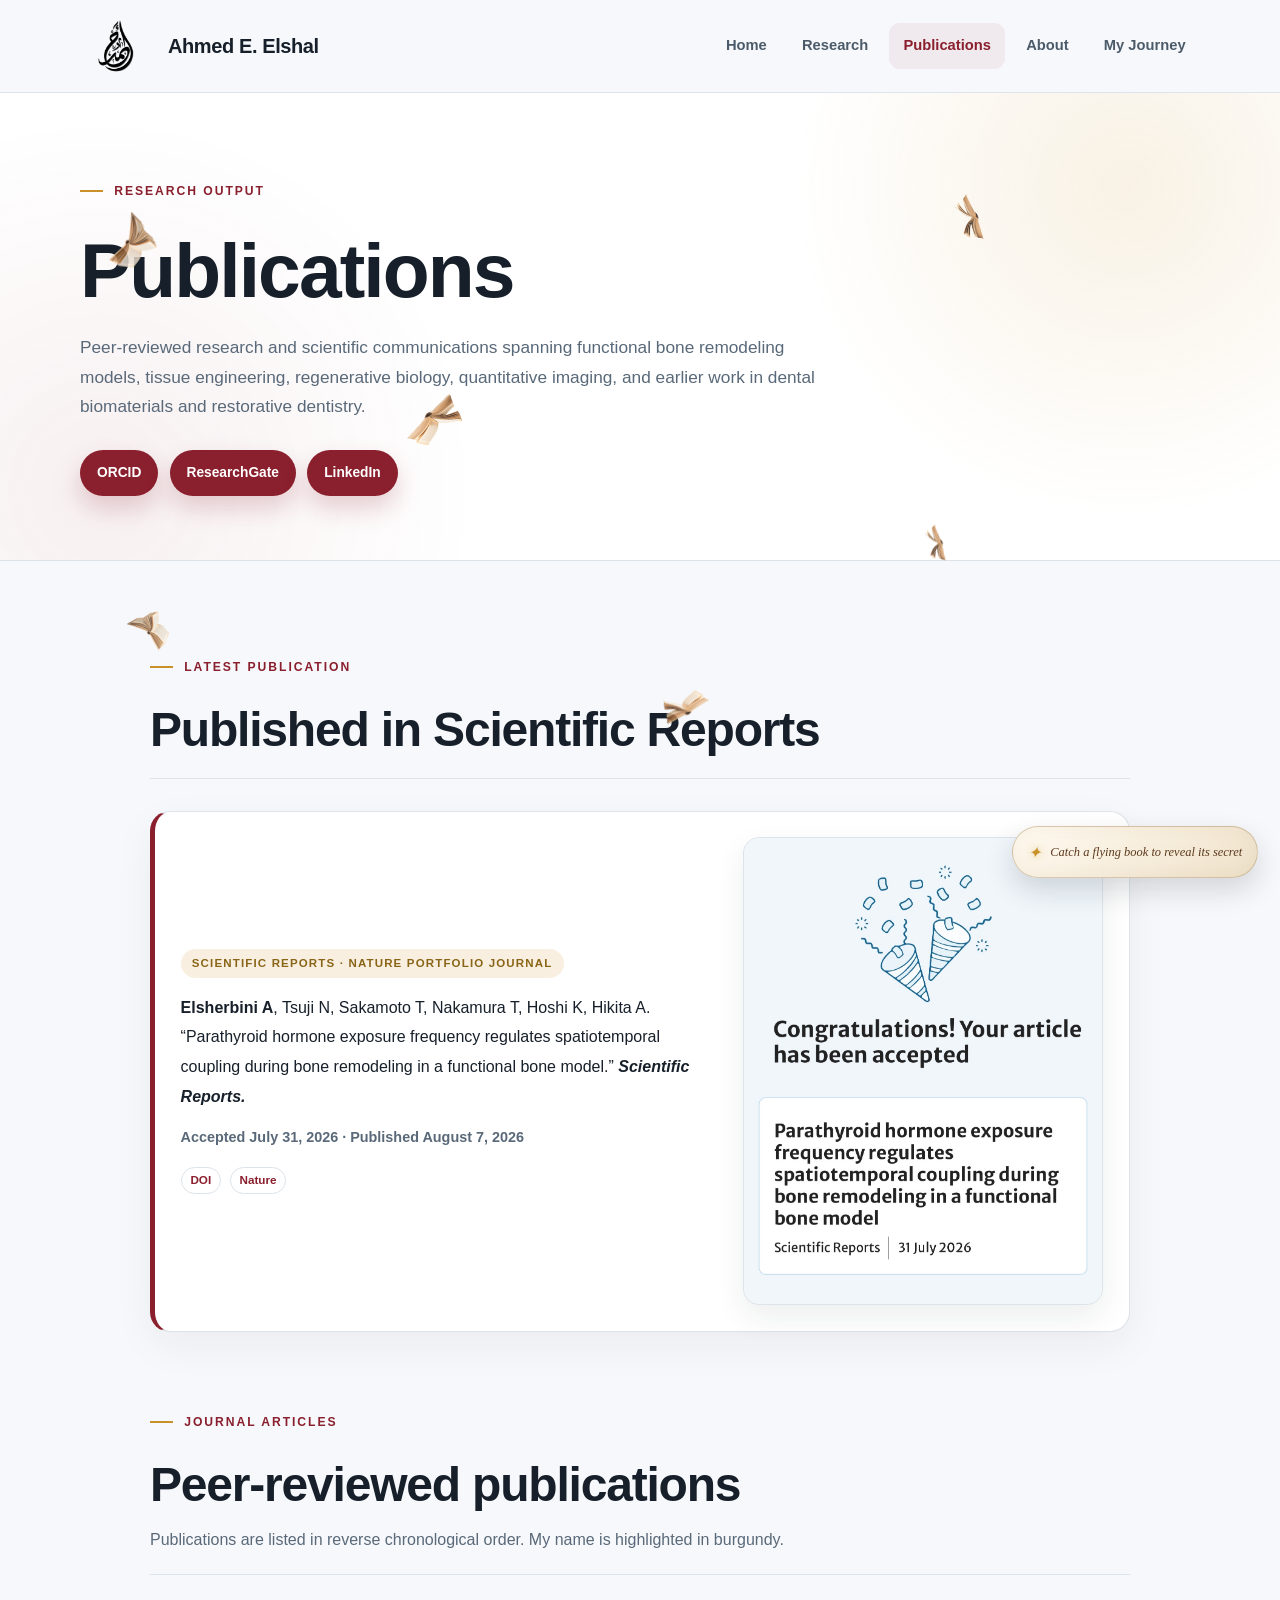
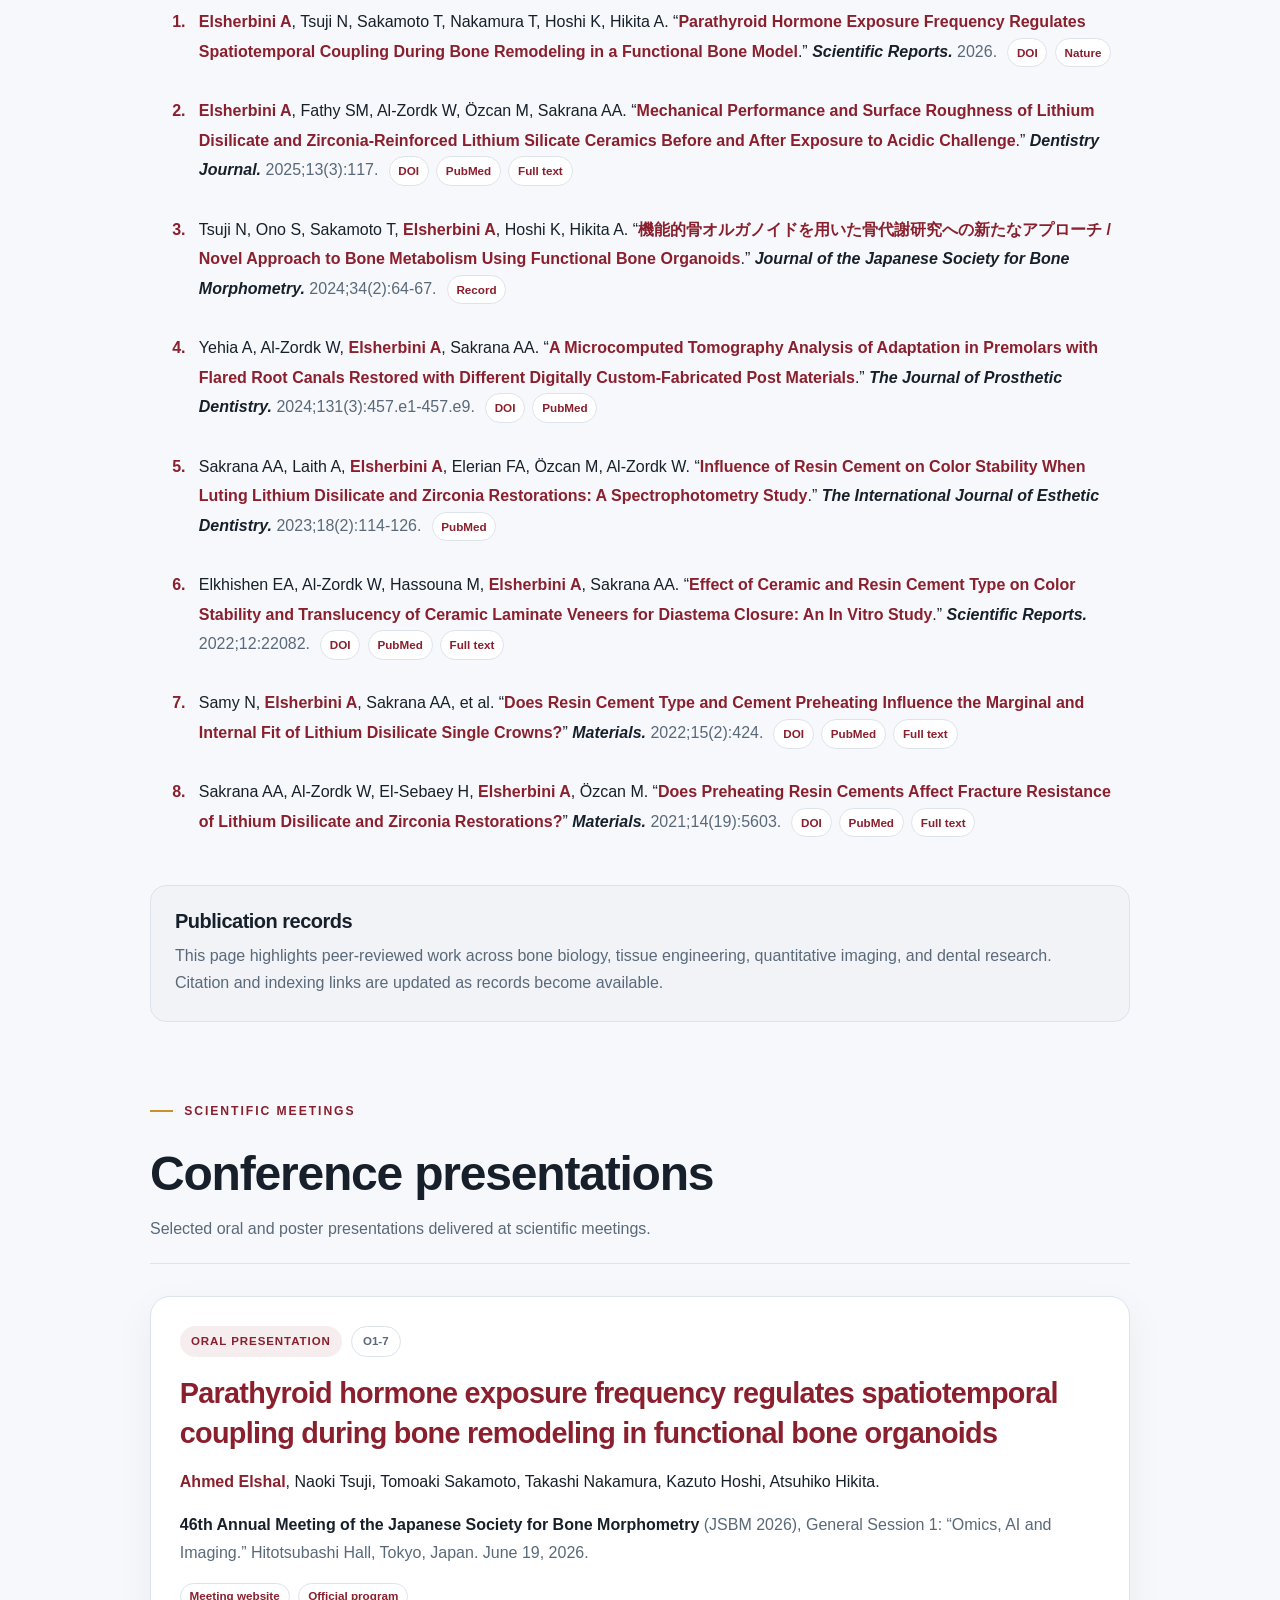
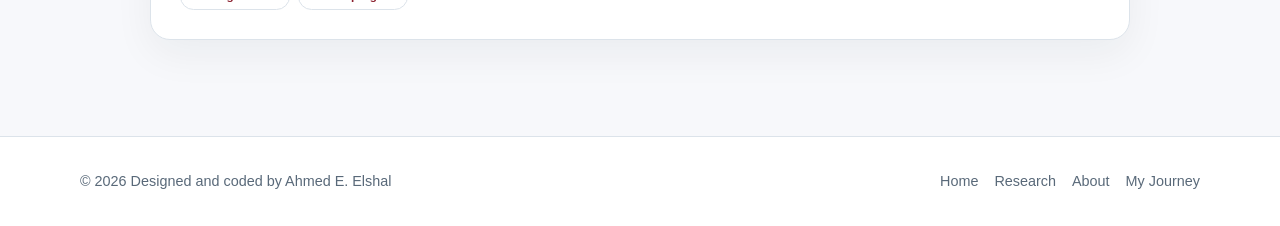
<file: publications.html>
<!DOCTYPE html>
<html lang="en">

<head>
  <meta charset="utf-8">

  <meta
    name="viewport"
    content="width=device-width, initial-scale=1"
  >

  <meta
    name="description"
    content="Peer-reviewed publications and scientific presentations by Ahmed E. Elshal, spanning bone remodeling, tissue engineering, quantitative imaging, regenerative biology, and dental biomaterials."
  >

  <meta name="theme-color" content="#8a1f2d">

  <title>Publications | Ahmed E. Elshal</title>

  <link
    rel="icon"
    type="image/png"
    href="Ahmed_Black_Logo.png"
  >

  <link rel="stylesheet" href="styles.css?v=8">

  <style>
    .publications-hero {
      padding: 5.5rem 0 4rem;
      border-bottom: 1px solid var(--line);
      background:
        radial-gradient(circle at 88% 20%, rgba(201, 145, 39, 0.12), transparent 28%),
        radial-gradient(circle at 8% 85%, rgba(138, 31, 45, 0.07), transparent 30%),
        var(--surface);
    }

    .publications-hero-content {
      max-width: 850px;
    }

    .publications-hero h1 {
      margin-bottom: 1.2rem;
      font-size: clamp(3rem, 6vw, 5rem);
    }

    .publications-hero p {
      max-width: 740px;
      margin-bottom: 1.8rem;
      font-size: 1.08rem;
    }

    .profile-links {
      display: flex;
      flex-wrap: wrap;
      gap: 0.7rem;
    }

    .profile-link {
      display: inline-flex;
      min-height: 44px;
      align-items: center;
      justify-content: center;
      padding: 0.65rem 1rem;
      border: 1px solid transparent;
      border-radius: 999px;
      background: var(--primary);
      color: #ffffff;
      font-size: 0.86rem;
      font-weight: 800;
      text-decoration: none;
      box-shadow: 0 12px 25px rgba(138, 31, 45, 0.2);
      transition:
        color 0.2s ease,
        background 0.2s ease,
        transform 0.2s ease,
        box-shadow 0.2s ease;
    }

    .profile-link:hover {
      transform: translateY(-2px);
      background: var(--primary-dark);
      color: #ffffff;
      box-shadow: 0 15px 30px rgba(138, 31, 45, 0.26);
    }

    .publications-content {
      max-width: 980px;
    }

    .publication-section {
      margin-bottom: 5rem;
    }

    .publication-section:last-child {
      margin-bottom: 0;
    }

    .publication-section-header {
      margin-bottom: 2rem;
    }

    .publication-section-header h2 {
      margin-bottom: 0.9rem;
      font-size: clamp(2rem, 4vw, 3rem);
    }

    .publication-section-header p {
      max-width: 740px;
      margin-bottom: 0;
    }

    .publication-divider {
      width: 100%;
      height: 1px;
      margin-top: 1.3rem;
      border: 0;
      background: var(--line);
    }

    .publication-list {
      margin: 0;
      padding-left: 2.5rem;
    }

    .publication-list li {
      margin-bottom: 1.8rem;
      padding-left: 0.55rem;
      color: var(--text);
    }

    .publication-list li:last-child {
      margin-bottom: 0;
    }

    .publication-list li::marker {
      color: var(--primary);
      font-weight: 900;
    }

    .publication-entry {
      line-height: 1.85;
    }

    .publication-authors strong {
      color: var(--primary);
      font-weight: 850;
    }

    .publication-title {
      color: var(--primary);
      font-weight: 800;
      text-decoration: none;
    }

    .publication-title:hover {
      color: var(--primary-dark);
      text-decoration: underline;
      text-underline-offset: 3px;
    }

    .publication-journal {
      color: var(--text);
      font-style: italic;
      font-weight: 700;
    }

    .publication-details {
      color: var(--muted);
    }

    .publication-links {
      display: inline-flex;
      flex-wrap: wrap;
      gap: 0.45rem;
      margin-left: 0.35rem;
    }

    .publication-mini-link {
      display: inline-flex;
      align-items: center;
      padding: 0.18rem 0.55rem;
      border: 1px solid var(--line);
      border-radius: 999px;
      background: var(--surface);
      color: var(--primary);
      font-size: 0.73rem;
      font-style: normal;
      font-weight: 800;
      text-decoration: none;
      vertical-align: middle;
    }

    .publication-mini-link:hover {
      border-color: var(--primary);
      background: rgba(138, 31, 45, 0.05);
    }

    .status-entry {
      padding: 1.5rem 1.6rem;
      border: 1px solid var(--line);
      border-left: 5px solid var(--primary);
      border-radius: 16px;
      background: var(--surface);
      box-shadow: 0 12px 35px rgba(23, 32, 42, 0.045);
    }

    .status-label {
      display: inline-flex;
      margin-bottom: 0.8rem;
      padding: 0.3rem 0.7rem;
      border-radius: 999px;
      background: rgba(138, 31, 45, 0.08);
      color: var(--primary);
      font-size: 0.72rem;
      font-weight: 900;
      letter-spacing: 0.1em;
      text-transform: uppercase;
    }

    .status-entry p {
      margin-bottom: 0;
      color: var(--text);
      line-height: 1.85;
    }

    .accepted-publication-card {
      display: grid;
      grid-template-columns: minmax(0, 1fr) minmax(240px, 360px);
      gap: 2rem;
      align-items: center;
      padding: 1.6rem;
      border: 1px solid var(--line);
      border-left: 5px solid var(--primary);
      border-radius: 20px;
      background: var(--surface);
      box-shadow: 0 14px 40px rgba(23, 32, 42, 0.055);
    }

    .accepted-publication-content {
      min-width: 0;
    }

    .accepted-publication-content .status-label {
      margin-bottom: 0.9rem;
      background: rgba(201, 145, 39, 0.14);
      color: #8a6517;
    }

    .accepted-publication-content p {
      margin-bottom: 0;
      color: var(--text);
      line-height: 1.85;
    }

    .accepted-publication-date {
      display: block;
      margin-top: 0.8rem;
      color: var(--muted);
      font-size: 0.9rem;
      font-weight: 700;
    }

    .accepted-publication-image-wrap {
      overflow: hidden;
      border: 1px solid var(--line);
      border-radius: 16px;
      background: var(--surface-alt);
      box-shadow: 0 12px 30px rgba(23, 32, 42, 0.08);
    }

    .accepted-publication-image {
      display: block;
      width: 100%;
      height: auto;
      object-fit: cover;
    }

    .presentation-card {
      padding: 1.8rem;
      border: 1px solid var(--line);
      border-radius: 20px;
      background: var(--surface);
      box-shadow: 0 14px 40px rgba(23, 32, 42, 0.055);
    }

    .presentation-topline {
      display: flex;
      flex-wrap: wrap;
      gap: 0.55rem;
      margin-bottom: 1rem;
    }

    .presentation-badge,
    .presentation-code {
      display: inline-flex;
      align-items: center;
      padding: 0.3rem 0.7rem;
      border-radius: 999px;
      font-size: 0.72rem;
      font-weight: 900;
    }

    .presentation-badge {
      background: rgba(138, 31, 45, 0.08);
      color: var(--primary);
      letter-spacing: 0.08em;
      text-transform: uppercase;
    }

    .presentation-code {
      border: 1px solid var(--line);
      color: var(--muted);
    }

    .presentation-title {
      margin-bottom: 0.9rem;
      color: var(--primary);
      font-size: clamp(1.35rem, 3vw, 1.8rem);
      line-height: 1.4;
    }

    .presentation-authors {
      margin-bottom: 0.9rem;
      color: var(--text);
      line-height: 1.75;
    }

    .presentation-authors strong {
      color: var(--primary);
    }

    .presentation-details {
      margin-bottom: 1rem;
      color: var(--muted);
      line-height: 1.75;
    }

    .presentation-details strong {
      color: var(--text);
    }

    .presentation-links {
      display: flex;
      flex-wrap: wrap;
      gap: 0.55rem;
    }

    .publication-note {
      margin-top: 3rem;
      padding: 1.5rem;
      border: 1px solid var(--line);
      border-radius: 16px;
      background: var(--surface-alt);
    }

    .publication-note h3 {
      margin-bottom: 0.55rem;
    }

    .publication-note p {
      margin-bottom: 0;
    }

    @media (max-width: 720px) {
      .publications-hero {
        padding: 4.5rem 0 3.5rem;
      }

      .publication-list {
        padding-left: 1.8rem;
      }

      .publication-list li {
        padding-left: 0.25rem;
      }

      .publication-links {
        display: flex;
        margin-top: 0.55rem;
        margin-left: 0;
      }

      .profile-links {
        align-items: stretch;
        flex-direction: column;
      }

      .profile-link {
        width: 100%;
      }

      .accepted-publication-card {
        grid-template-columns: 1fr;
        gap: 1.25rem;
        padding: 1.3rem;
      }

      .accepted-publication-image-wrap {
        width: 100%;
      }

      .presentation-card {
        padding: 1.4rem;
      }
    }

  </style>

  <link rel="stylesheet" href="publications-books.css?v=2">
</head>

<body>

  <div
    class="book-atmosphere"
    data-book-atmosphere
    aria-label="Interactive magical flying books"
  >

    <button
      class="flying-book"
      type="button"
      aria-label="Open flying book 1"
      data-start-x="0.06"
      data-start-y="0.14"
      data-speed="18"
      data-angle="0.70"
      style="
        --book-width: 118px;
        --flutter-duration: 1.30s;
        --book-opacity: 0.82;
      "
    >
      <span class="book-glow" aria-hidden="true"></span>

      <span class="flying-book-core" aria-hidden="true">
        <img
          class="book-image"
          src="book1.png"
          alt=""
          draggable="false"
          decoding="async"
        >
      </span>

      <span class="enchanted-message" aria-hidden="true">
        <span class="enchanted-message-kicker">
          Enchanted archive memo
        </span>
        <span class="enchanted-message-text"></span>
        <span class="enchanted-message-seal">AE</span>
      </span>
    </button>

    <button
      class="flying-book"
      type="button"
      aria-label="Open flying book 2"
      data-start-x="0.79"
      data-start-y="0.10"
      data-speed="20"
      data-angle="2.55"
      style="
        --book-width: 132px;
        --flutter-duration: 1.44s;
        --book-opacity: 0.80;
      "
    >
      <span class="book-glow" aria-hidden="true"></span>

      <span class="flying-book-core" aria-hidden="true">
        <img
          class="book-image"
          src="book2.png"
          alt=""
          draggable="false"
          decoding="async"
        >
      </span>

      <span class="enchanted-message" aria-hidden="true">
        <span class="enchanted-message-kicker">
          Enchanted archive memo
        </span>
        <span class="enchanted-message-text"></span>
        <span class="enchanted-message-seal">AE</span>
      </span>
    </button>

    <button
      class="flying-book"
      type="button"
      aria-label="Open flying book 3"
      data-start-x="0.32"
      data-start-y="0.40"
      data-speed="16"
      data-angle="1.15"
      style="
        --book-width: 148px;
        --flutter-duration: 1.58s;
        --book-opacity: 0.84;
      "
    >
      <span class="book-glow" aria-hidden="true"></span>

      <span class="flying-book-core" aria-hidden="true">
        <img
          class="book-image"
          src="book3.png"
          alt=""
          draggable="false"
          decoding="async"
        >
      </span>

      <span class="enchanted-message" aria-hidden="true">
        <span class="enchanted-message-kicker">
          Enchanted archive memo
        </span>
        <span class="enchanted-message-text"></span>
        <span class="enchanted-message-seal">AE</span>
      </span>
    </button>

    <button
      class="flying-book"
      type="button"
      aria-label="Open flying book 4"
      data-start-x="0.08"
      data-start-y="0.70"
      data-speed="17"
      data-angle="-0.85"
      style="
        --book-width: 92px;
        --flutter-duration: 1.38s;
        --book-opacity: 0.76;
      "
    >
      <span class="book-glow" aria-hidden="true"></span>

      <span class="flying-book-core" aria-hidden="true">
        <img
          class="book-image"
          src="book1.png"
          alt=""
          draggable="false"
          decoding="async"
        >
      </span>

      <span class="enchanted-message" aria-hidden="true">
        <span class="enchanted-message-kicker">
          Enchanted archive memo
        </span>
        <span class="enchanted-message-text"></span>
        <span class="enchanted-message-seal">AE</span>
      </span>
    </button>

    <button
      class="flying-book"
      type="button"
      aria-label="Open flying book 5"
      data-start-x="0.76"
      data-start-y="0.58"
      data-speed="19"
      data-angle="2.90"
      style="
        --book-width: 104px;
        --flutter-duration: 1.52s;
        --book-opacity: 0.78;
      "
    >
      <span class="book-glow" aria-hidden="true"></span>

      <span class="flying-book-core" aria-hidden="true">
        <img
          class="book-image"
          src="book2.png"
          alt=""
          draggable="false"
          decoding="async"
        >
      </span>

      <span class="enchanted-message" aria-hidden="true">
        <span class="enchanted-message-kicker">
          Enchanted archive memo
        </span>
        <span class="enchanted-message-text"></span>
        <span class="enchanted-message-seal">AE</span>
      </span>
    </button>

    <button
      class="flying-book"
      type="button"
      aria-label="Open flying book 6"
      data-start-x="0.54"
      data-start-y="0.82"
      data-speed="15"
      data-angle="-2.25"
      style="
        --book-width: 116px;
        --flutter-duration: 1.66s;
        --book-opacity: 0.80;
      "
    >
      <span class="book-glow" aria-hidden="true"></span>

      <span class="flying-book-core" aria-hidden="true">
        <img
          class="book-image"
          src="book3.png"
          alt=""
          draggable="false"
          decoding="async"
        >
      </span>

      <span class="enchanted-message" aria-hidden="true">
        <span class="enchanted-message-kicker">
          Enchanted archive memo
        </span>
        <span class="enchanted-message-text"></span>
        <span class="enchanted-message-seal">AE</span>
      </span>
    </button>

  </div>

  <div
    class="magic-particle-layer"
    data-magic-particles
    aria-hidden="true"
  ></div>

  <div
    class="magic-book-hint"
    data-book-hint
    aria-hidden="true"
  >
    <span class="magic-book-hint-icon">✦</span>
    Catch a flying book to reveal its secret
  </div>

  <a class="skip-link" href="#main">Skip to content</a>

  <header class="site-header">
    <div class="container nav-wrap">

      <a
        class="brand"
        href="index.html"
        aria-label="Ahmed E. Elshal homepage"
      >
        <img
          class="site-logo"
          src="Ahmed_Black_Logo.png"
          alt="Ahmed Elshal logo"
        >
        <span class="brand-name">Ahmed E. Elshal</span>
      </a>

      <button
        class="menu-button"
        type="button"
        aria-label="Open navigation"
        aria-expanded="false"
      >
        ☰
      </button>

      <nav class="site-nav" aria-label="Main navigation">
        <a href="index.html">Home</a>
        <a href="research.html">Research</a>
        <a
          class="active"
          href="publications.html"
          aria-current="page"
        >
          Publications
        </a>
        <a href="gallery.html">Gallery</a>
        <a href="about.html">About</a>
        <a href="journey.html">My Journey</a>
      </nav>

    </div>
  </header>

  <main id="main">

    <section class="publications-hero">
      <div class="container">

        <div class="publications-hero-content">

          <div class="eyebrow">Research output</div>

          <h1>Publications</h1>

          <p>
            Peer-reviewed research and scientific communications spanning
            functional bone remodeling models, tissue engineering,
            regenerative biology, quantitative imaging, and earlier work
            in dental biomaterials and restorative dentistry.
          </p>

          <div class="profile-links">

            <a
              class="profile-link"
              href="https://orcid.org/0009-0002-8920-5901"
              target="_blank"
              rel="noopener"
            >
              ORCID
            </a>

            <a
              class="profile-link"
              href="https://www.researchgate.net/profile/Ahmed-Elshal-7"
              target="_blank"
              rel="noopener"
            >
              ResearchGate
            </a>

            <a
              class="profile-link"
              href="https://linkedin.com/in/ahmed-el-sherbini-dds-phd-02b417153"
              target="_blank"
              rel="noopener"
            >
              LinkedIn
            </a>

          </div>

        </div>
      </div>
    </section>


    <section class="section">

      <div class="container publications-content">


        <!-- FEATURED PUBLICATION -->

        <section class="publication-section">

          <div class="publication-section-header">

            <div class="eyebrow">Latest publication</div>

            <h2>Published in Scientific Reports</h2>

            <hr class="publication-divider">

          </div>


          <article class="accepted-publication-card">

            <div class="accepted-publication-content">

              <span class="status-label">
                Scientific Reports · Nature Portfolio journal
              </span>

              <p>
                <strong>Elsherbini A</strong>, Tsuji N, Sakamoto T,
                Nakamura T, Hoshi K, Hikita A.
                “Parathyroid hormone exposure frequency regulates
                spatiotemporal coupling during bone remodeling in a
                functional bone model.”
                <span class="publication-journal">
                  Scientific Reports.
                </span>

                <span class="accepted-publication-date">
                  Accepted July 31, 2026 · Published August 7, 2026
                </span>
              </p>

              <div
                class="presentation-links"
                style="margin-top: 1rem;"
              >

                <a
                  class="publication-mini-link"
                  href="https://doi.org/10.1038/s41598-026-65478-5"
                  target="_blank"
                  rel="noopener"
                >
                  DOI
                </a>

                <a
                  class="publication-mini-link"
                  href="https://www.nature.com/articles/s41598-026-65478-5"
                  target="_blank"
                  rel="noopener"
                >
                  Nature
                </a>

              </div>

            </div>


            <div class="accepted-publication-image-wrap">

              <img
                class="accepted-publication-image"
                src="Publication_accepted.jpg"
                alt="Scientific Reports acceptance announcement for Ahmed Elshal's bone remodeling study"
                loading="lazy"
                decoding="async"
              >

            </div>

          </article>

        </section>


        <!-- PEER REVIEWED PUBLICATIONS -->

        <section class="publication-section">

          <div class="publication-section-header">

            <div class="eyebrow">Journal articles</div>

            <h2>Peer-reviewed publications</h2>

            <p>
              Publications are listed in reverse chronological order.
              My name is highlighted in burgundy.
            </p>

            <hr class="publication-divider">

          </div>


          <ol class="publication-list">


            <!-- 2026 -->

            <li>

              <div class="publication-entry">

                <span class="publication-authors">
                  <strong>Elsherbini A</strong>, Tsuji N, Sakamoto T,
                  Nakamura T, Hoshi K, Hikita A.
                </span>

                “<a
                  class="publication-title"
                  href="https://doi.org/10.1038/s41598-026-65478-5"
                  target="_blank"
                  rel="noopener"
                >Parathyroid Hormone Exposure Frequency Regulates Spatiotemporal Coupling During Bone Remodeling in a Functional Bone Model</a>.”

                <span class="publication-journal">
                  Scientific Reports.
                </span>

                <span class="publication-details">
                  2026.
                </span>

                <span class="publication-links">

                  <a
                    class="publication-mini-link"
                    href="https://doi.org/10.1038/s41598-026-65478-5"
                    target="_blank"
                    rel="noopener"
                  >
                    DOI
                  </a>

                  <a
                    class="publication-mini-link"
                    href="https://www.nature.com/articles/s41598-026-65478-5"
                    target="_blank"
                    rel="noopener"
                  >
                    Nature
                  </a>

                </span>

              </div>

            </li>


            <!-- 2025 -->

            <li>

              <div class="publication-entry">

                <span class="publication-authors">
                  <strong>Elsherbini A</strong>, Fathy SM,
                  Al-Zordk W, Özcan M, Sakrana AA.
                </span>

                “<a
                  class="publication-title"
                  href="https://doi.org/10.3390/dj13030117"
                  target="_blank"
                  rel="noopener"
                >Mechanical Performance and Surface Roughness of Lithium Disilicate and Zirconia-Reinforced Lithium Silicate Ceramics Before and After Exposure to Acidic Challenge</a>.”

                <span class="publication-journal">
                  Dentistry Journal.
                </span>

                <span class="publication-details">
                  2025;13(3):117.
                </span>

                <span class="publication-links">

                  <a
                    class="publication-mini-link"
                    href="https://doi.org/10.3390/dj13030117"
                    target="_blank"
                    rel="noopener"
                  >
                    DOI
                  </a>

                  <a
                    class="publication-mini-link"
                    href="https://pubmed.ncbi.nlm.nih.gov/40136745/"
                    target="_blank"
                    rel="noopener"
                  >
                    PubMed
                  </a>

                  <a
                    class="publication-mini-link"
                    href="https://pmc.ncbi.nlm.nih.gov/articles/PMC11941508/"
                    target="_blank"
                    rel="noopener"
                  >
                    Full text
                  </a>

                </span>

              </div>

            </li>


            <!-- 2024 -->

            <li>

              <div class="publication-entry">

                <span class="publication-authors">
                  Tsuji N, Ono S, Sakamoto T,
                  <strong>Elsherbini A</strong>, Hoshi K, Hikita A.
                </span>

                “<a
                  class="publication-title"
                  href="https://jglobal.jst.go.jp/detail?JGLOBAL_ID=202502214464761753"
                  target="_blank"
                  rel="noopener"
                >機能的骨オルガノイドを用いた骨代謝研究への新たなアプローチ / Novel Approach to Bone Metabolism Using Functional Bone Organoids</a>.”

                <span class="publication-journal">
                  Journal of the Japanese Society for Bone Morphometry.
                </span>

                <span class="publication-details">
                  2024;34(2):64-67.
                </span>

                <span class="publication-links">

                  <a
                    class="publication-mini-link"
                    href="https://jglobal.jst.go.jp/detail?JGLOBAL_ID=202502214464761753"
                    target="_blank"
                    rel="noopener"
                  >
                    Record
                  </a>

                </span>

              </div>

            </li>


            <li>

              <div class="publication-entry">

                <span class="publication-authors">
                  Yehia A, Al-Zordk W,
                  <strong>Elsherbini A</strong>, Sakrana AA.
                </span>

                “<a
                  class="publication-title"
                  href="https://doi.org/10.1016/j.prosdent.2023.12.007"
                  target="_blank"
                  rel="noopener"
                >A Microcomputed Tomography Analysis of Adaptation in Premolars with Flared Root Canals Restored with Different Digitally Custom-Fabricated Post Materials</a>.”

                <span class="publication-journal">
                  The Journal of Prosthetic Dentistry.
                </span>

                <span class="publication-details">
                  2024;131(3):457.e1-457.e9.
                </span>

                <span class="publication-links">

                  <a
                    class="publication-mini-link"
                    href="https://doi.org/10.1016/j.prosdent.2023.12.007"
                    target="_blank"
                    rel="noopener"
                  >
                    DOI
                  </a>

                  <a
                    class="publication-mini-link"
                    href="https://pubmed.ncbi.nlm.nih.gov/38212155/"
                    target="_blank"
                    rel="noopener"
                  >
                    PubMed
                  </a>

                </span>

              </div>

            </li>


            <!-- 2023 -->

            <li>

              <div class="publication-entry">

                <span class="publication-authors">
                  Sakrana AA, Laith A,
                  <strong>Elsherbini A</strong>,
                  Elerian FA, Özcan M, Al-Zordk W.
                </span>

                “<a
                  class="publication-title"
                  href="https://pubmed.ncbi.nlm.nih.gov/37166767/"
                  target="_blank"
                  rel="noopener"
                >Influence of Resin Cement on Color Stability When Luting Lithium Disilicate and Zirconia Restorations: A Spectrophotometry Study</a>.”

                <span class="publication-journal">
                  The International Journal of Esthetic Dentistry.
                </span>

                <span class="publication-details">
                  2023;18(2):114-126.
                </span>

                <span class="publication-links">

                  <a
                    class="publication-mini-link"
                    href="https://pubmed.ncbi.nlm.nih.gov/37166767/"
                    target="_blank"
                    rel="noopener"
                  >
                    PubMed
                  </a>

                </span>

              </div>

            </li>


            <!-- 2022 -->

            <li>

              <div class="publication-entry">

                <span class="publication-authors">
                  Elkhishen EA, Al-Zordk W, Hassouna M,
                  <strong>Elsherbini A</strong>, Sakrana AA.
                </span>

                “<a
                  class="publication-title"
                  href="https://doi.org/10.1038/s41598-022-26581-5"
                  target="_blank"
                  rel="noopener"
                >Effect of Ceramic and Resin Cement Type on Color Stability and Translucency of Ceramic Laminate Veneers for Diastema Closure: An In Vitro Study</a>.”

                <span class="publication-journal">
                  Scientific Reports.
                </span>

                <span class="publication-details">
                  2022;12:22082.
                </span>

                <span class="publication-links">

                  <a
                    class="publication-mini-link"
                    href="https://doi.org/10.1038/s41598-022-26581-5"
                    target="_blank"
                    rel="noopener"
                  >
                    DOI
                  </a>

                  <a
                    class="publication-mini-link"
                    href="https://pubmed.ncbi.nlm.nih.gov/36543821/"
                    target="_blank"
                    rel="noopener"
                  >
                    PubMed
                  </a>

                  <a
                    class="publication-mini-link"
                    href="https://pmc.ncbi.nlm.nih.gov/articles/PMC9772217/"
                    target="_blank"
                    rel="noopener"
                  >
                    Full text
                  </a>

                </span>

              </div>

            </li>


            <li>

              <div class="publication-entry">

                <span class="publication-authors">
                  Samy N, <strong>Elsherbini A</strong>,
                  Sakrana AA, et al.
                </span>

                “<a
                  class="publication-title"
                  href="https://doi.org/10.3390/ma15020424"
                  target="_blank"
                  rel="noopener"
                >Does Resin Cement Type and Cement Preheating Influence the Marginal and Internal Fit of Lithium Disilicate Single Crowns?</a>”

                <span class="publication-journal">
                  Materials.
                </span>

                <span class="publication-details">
                  2022;15(2):424.
                </span>

                <span class="publication-links">

                  <a
                    class="publication-mini-link"
                    href="https://doi.org/10.3390/ma15020424"
                    target="_blank"
                    rel="noopener"
                  >
                    DOI
                  </a>

                  <a
                    class="publication-mini-link"
                    href="https://pubmed.ncbi.nlm.nih.gov/35057142/"
                    target="_blank"
                    rel="noopener"
                  >
                    PubMed
                  </a>

                  <a
                    class="publication-mini-link"
                    href="https://pmc.ncbi.nlm.nih.gov/articles/PMC8778998/"
                    target="_blank"
                    rel="noopener"
                  >
                    Full text
                  </a>

                </span>

              </div>

            </li>


            <!-- 2021 -->

            <li>

              <div class="publication-entry">

                <span class="publication-authors">
                  Sakrana AA, Al-Zordk W, El-Sebaey H,
                  <strong>Elsherbini A</strong>, Özcan M.
                </span>

                “<a
                  class="publication-title"
                  href="https://doi.org/10.3390/ma14195603"
                  target="_blank"
                  rel="noopener"
                >Does Preheating Resin Cements Affect Fracture Resistance of Lithium Disilicate and Zirconia Restorations?</a>”

                <span class="publication-journal">
                  Materials.
                </span>

                <span class="publication-details">
                  2021;14(19):5603.
                </span>

                <span class="publication-links">

                  <a
                    class="publication-mini-link"
                    href="https://doi.org/10.3390/ma14195603"
                    target="_blank"
                    rel="noopener"
                  >
                    DOI
                  </a>

                  <a
                    class="publication-mini-link"
                    href="https://pubmed.ncbi.nlm.nih.gov/34640000/"
                    target="_blank"
                    rel="noopener"
                  >
                    PubMed
                  </a>

                  <a
                    class="publication-mini-link"
                    href="https://pmc.ncbi.nlm.nih.gov/articles/PMC8509625/"
                    target="_blank"
                    rel="noopener"
                  >
                    Full text
                  </a>

                </span>

              </div>

            </li>

          </ol>


          <div class="publication-note">

            <h3>Publication records</h3>

            <p>
              This page highlights peer-reviewed work across bone biology,
              tissue engineering, quantitative imaging, and dental research.
              Citation and indexing links are updated as records become available.
            </p>

          </div>

        </section>


        <!-- CONFERENCES -->

        <section class="publication-section">

          <div class="publication-section-header">

            <div class="eyebrow">Scientific meetings</div>

            <h2>Conference presentations</h2>

            <p>
              Selected oral and poster presentations delivered at scientific meetings.
            </p>

            <hr class="publication-divider">

          </div>


          <article class="presentation-card">

            <div class="presentation-topline">

              <span class="presentation-badge">
                Oral presentation
              </span>

              <span class="presentation-code">
                O1-7
              </span>

            </div>


            <h3 class="presentation-title">
              Parathyroid hormone exposure frequency regulates
              spatiotemporal coupling during bone remodeling
              in functional bone organoids
            </h3>


            <p class="presentation-authors">
              <strong>Ahmed Elshal</strong>, Naoki Tsuji,
              Tomoaki Sakamoto, Takashi Nakamura,
              Kazuto Hoshi, Atsuhiko Hikita.
            </p>


            <p class="presentation-details">

              <strong>
                46th Annual Meeting of the Japanese Society
                for Bone Morphometry
              </strong>

              (JSBM 2026), General Session 1:
              “Omics, AI and Imaging.”

              Hitotsubashi Hall, Tokyo, Japan.
              June 19, 2026.

            </p>


            <div class="presentation-links">

              <a
                class="publication-mini-link"
                href="https://procomu.jp/jsbm2026/"
                target="_blank"
                rel="noopener"
              >
                Meeting website
              </a>

              <a
                class="publication-mini-link"
                href="https://procomu.jp/jsbm2026/pdf/jsbm46_program-en_0526.pdf"
                target="_blank"
                rel="noopener"
              >
                Official program
              </a>

            </div>

          </article>

        </section>

      </div>

    </section>

  </main>


  <footer class="site-footer">

    <div class="container footer-grid">

      <span>
        © <span data-year></span>
        Designed and coded by Ahmed E. Elshal
      </span>

      <div class="footer-links">
        <a href="index.html">Home</a>
        <a href="research.html">Research</a>
        <a href="gallery.html">Gallery</a>
        <a href="about.html">About</a>
        <a href="journey.html">My Journey</a>
      </div>

    </div>

  </footer>


  <script src="publications-books.js?v=1"></script>
  <script src="script.js?v=7"></script>

</body>

</html>
</file>
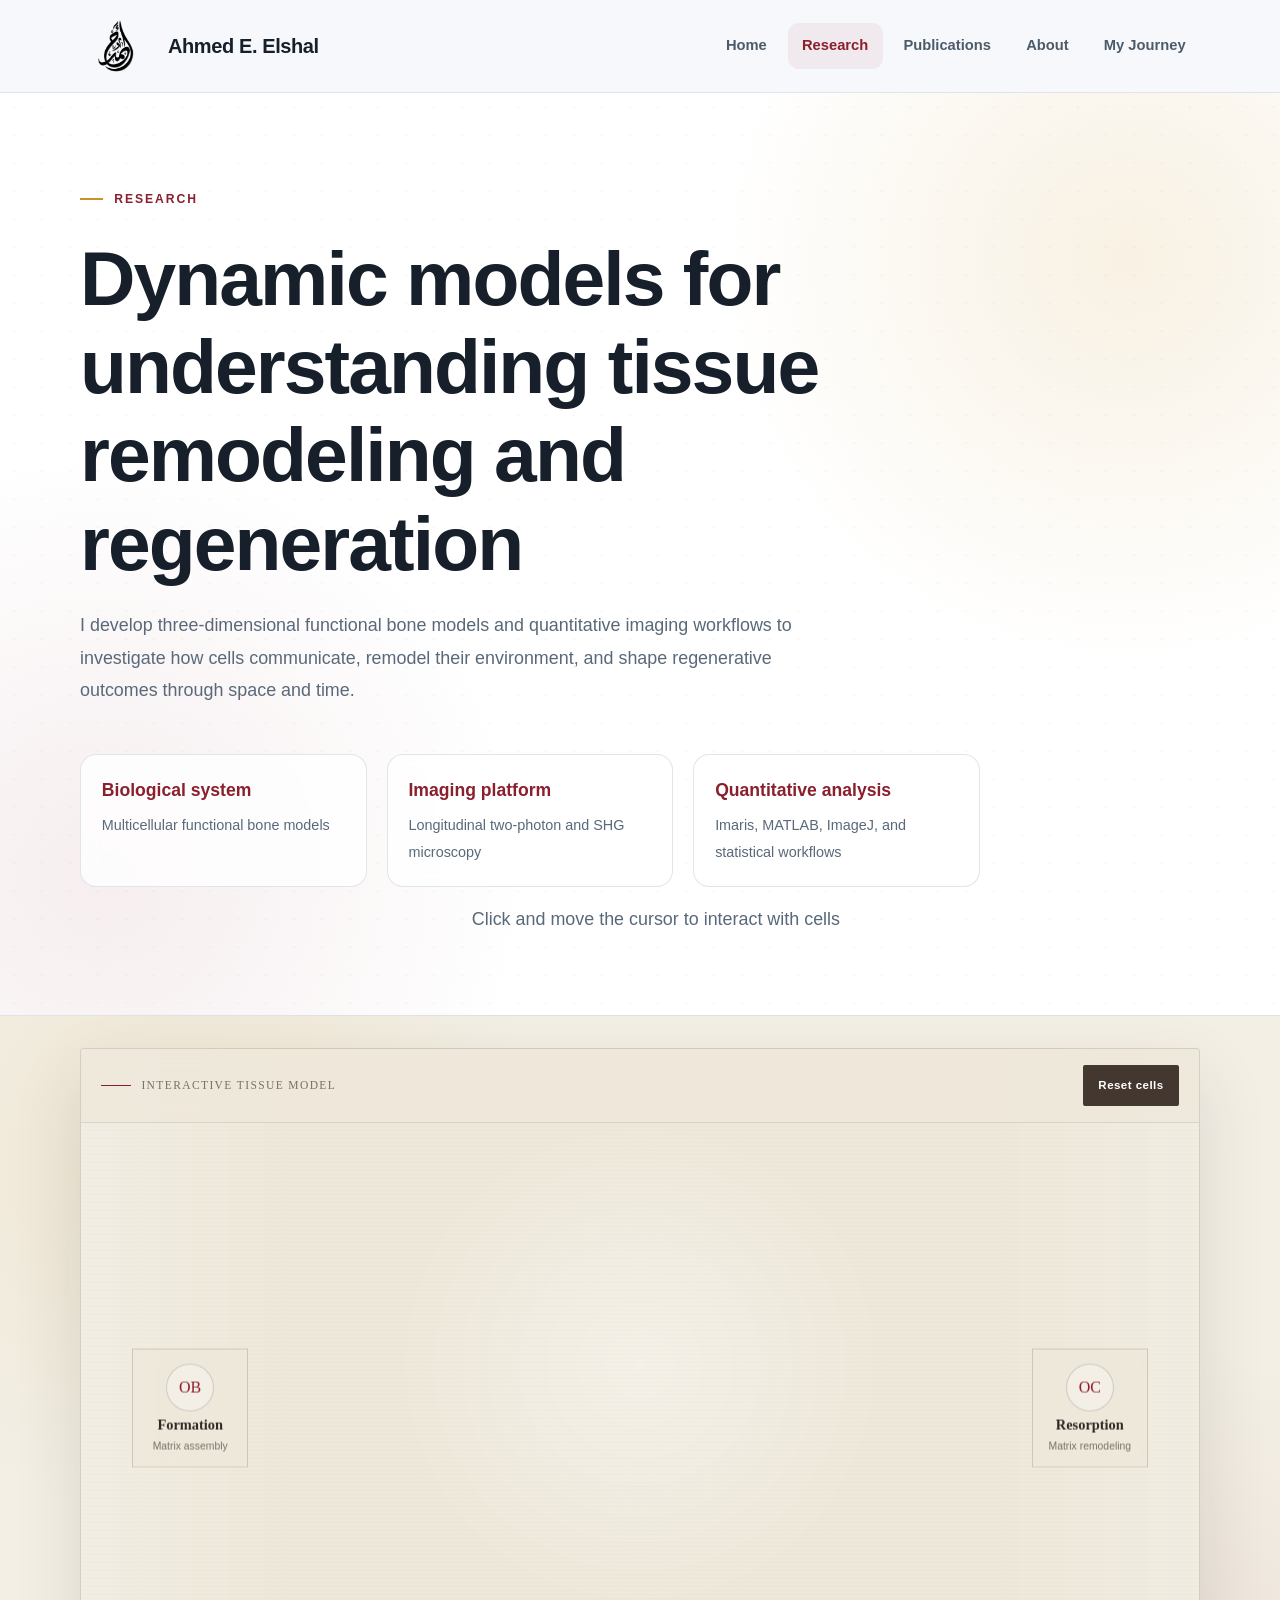
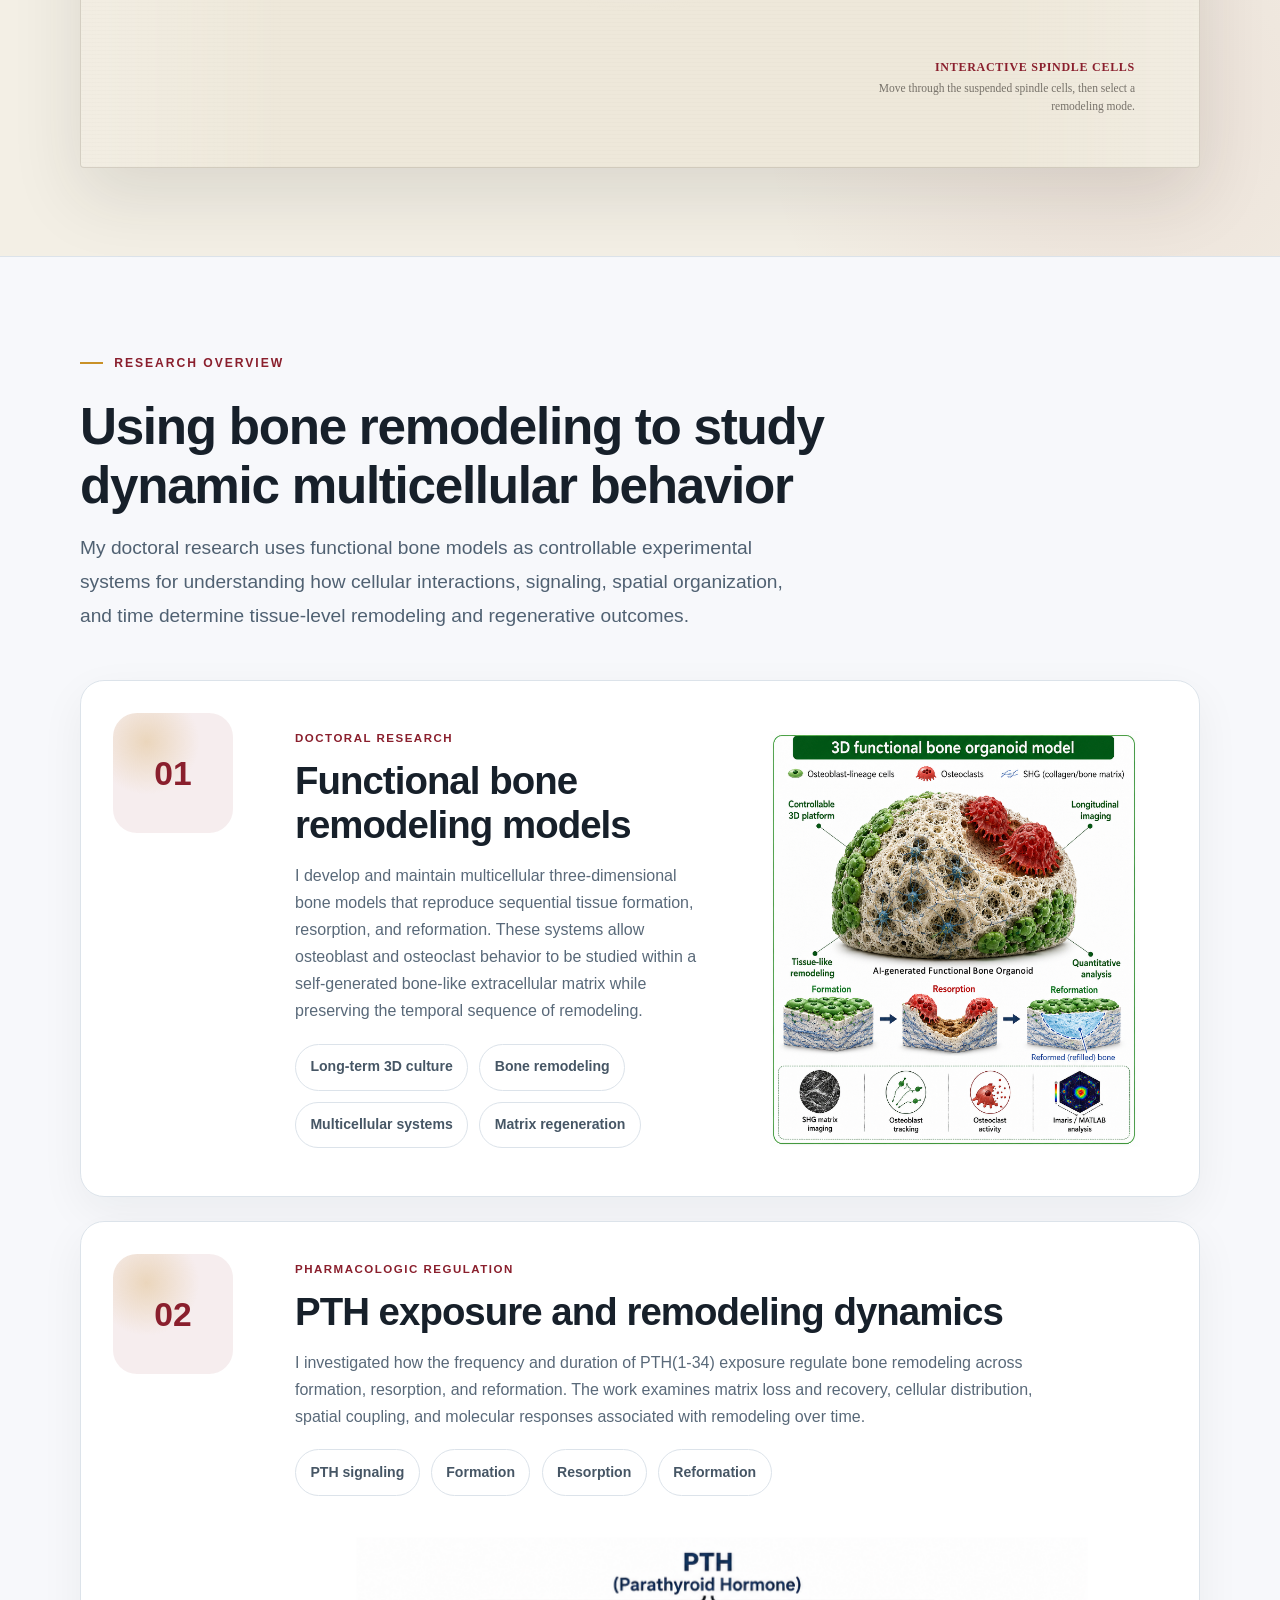
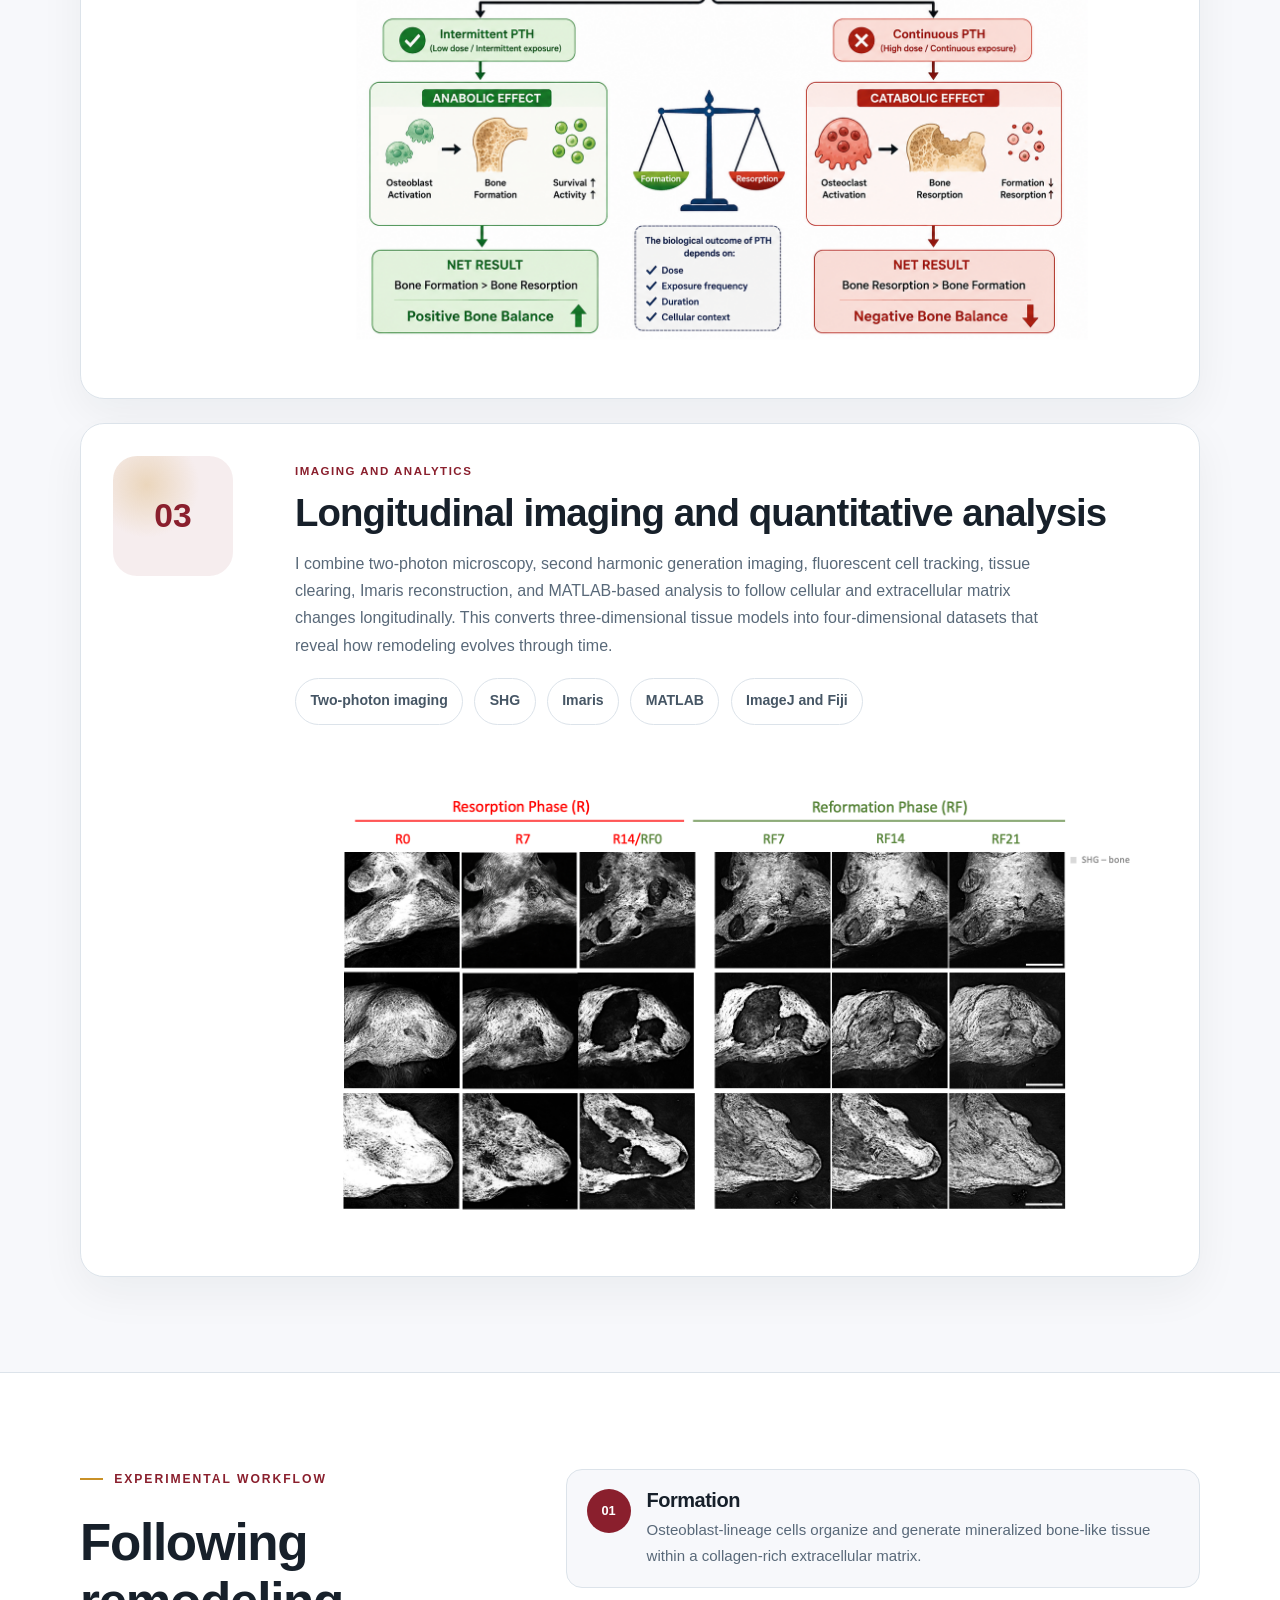
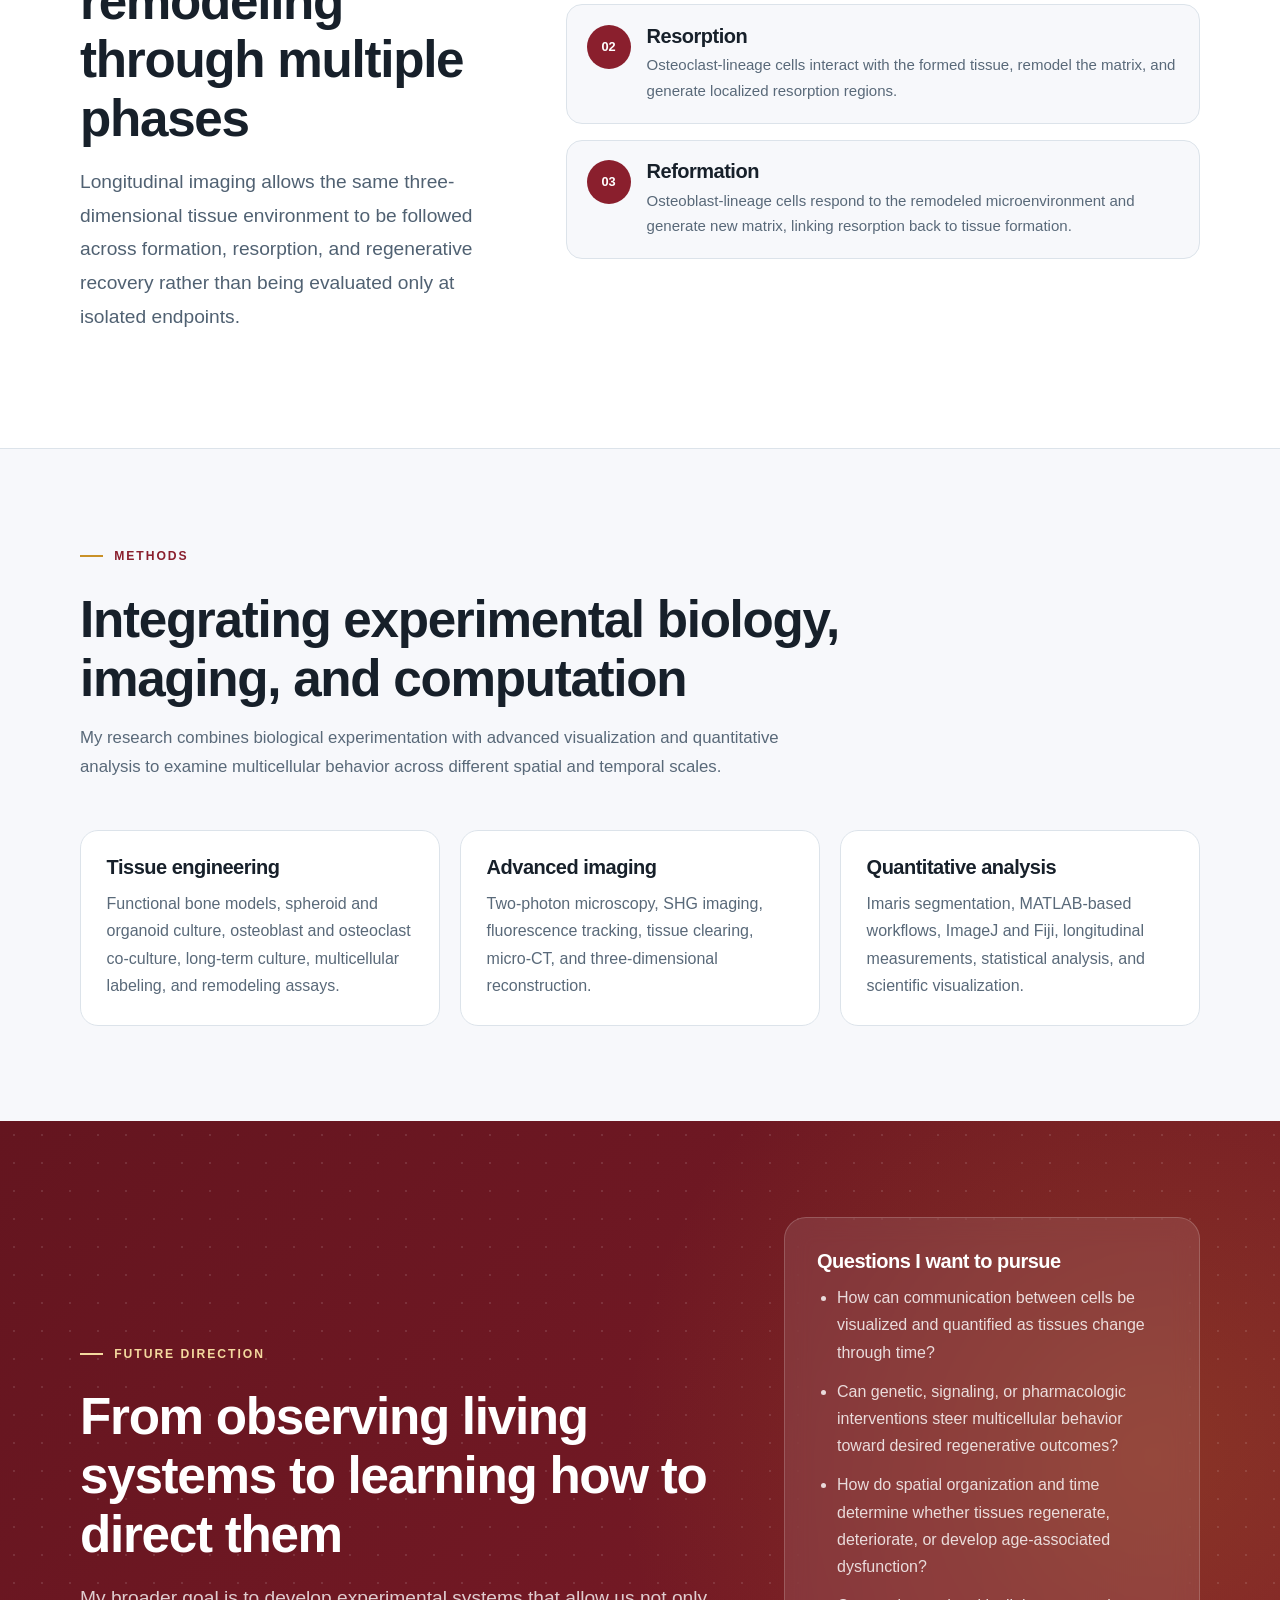
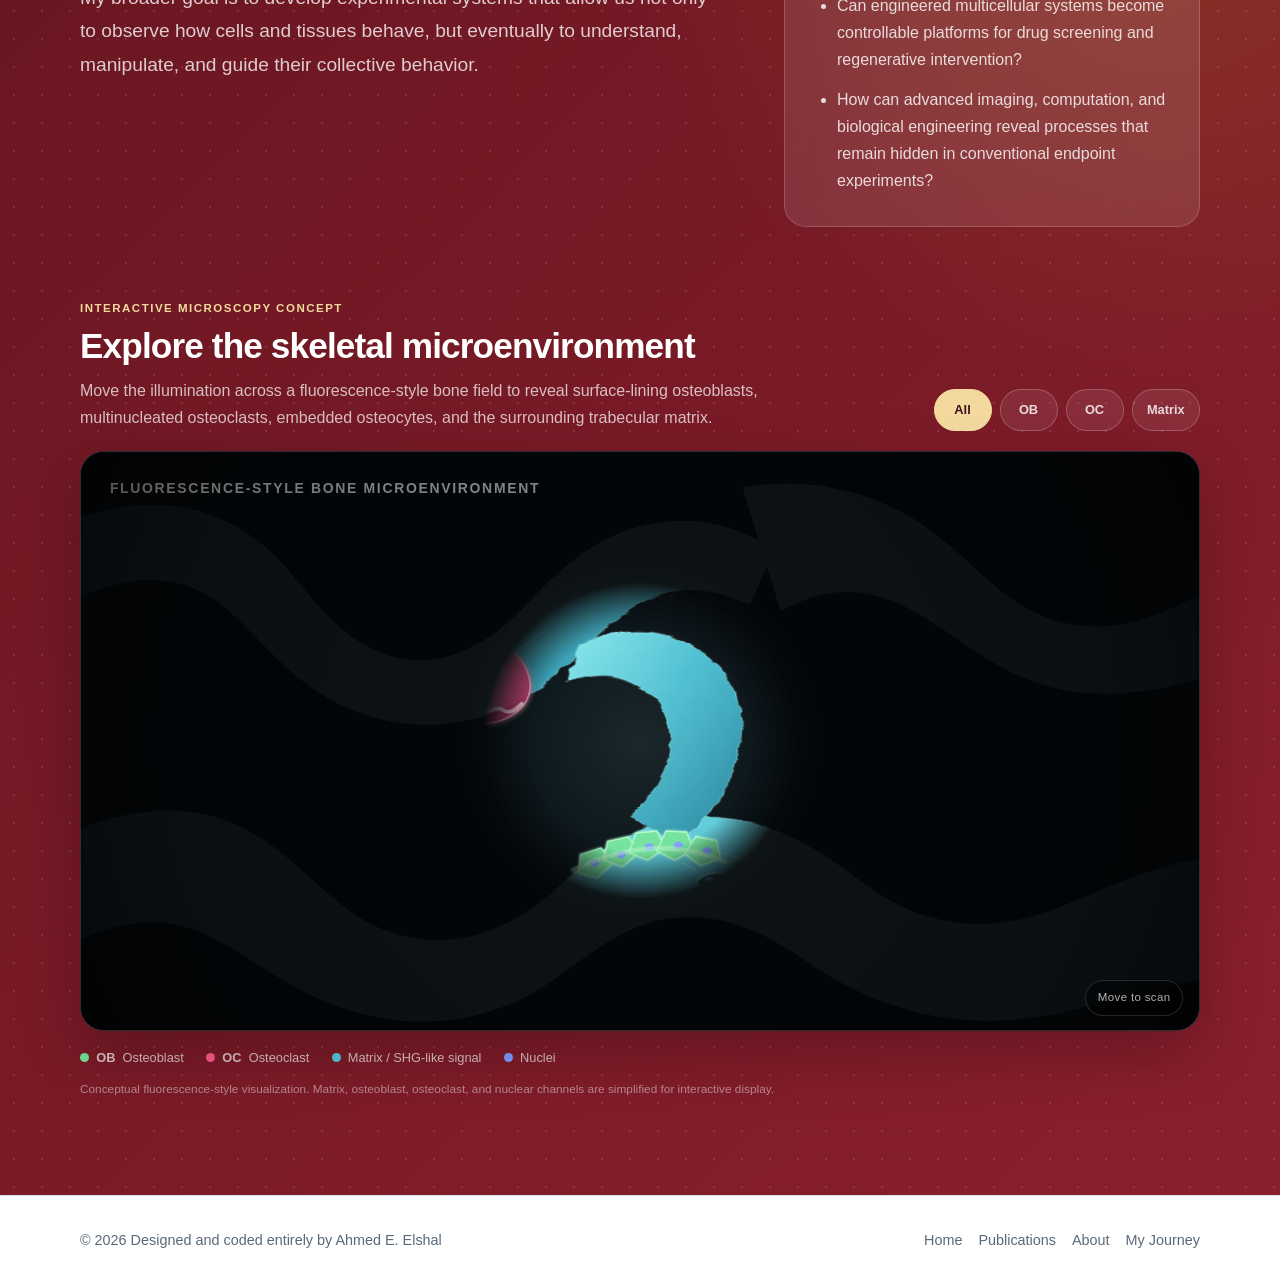
<file: research.html>
<!DOCTYPE html>
<html lang="en">
<head>
  <meta charset="utf-8">

  <meta
    name="viewport"
    content="width=device-width, initial-scale=1"
  >

  <meta
    name="description"
    content="Research by Ahmed E. Elshal in functional bone models, multicellular remodeling, PTH regulated regeneration, longitudinal imaging, tissue engineering, and quantitative analysis."
  >

  <meta name="theme-color" content="#8a1f2d">

  <title>Research | Ahmed E. Elshal</title>

  <link
    rel="icon"
    type="image/png"
    href="Ahmed_Black_Logo.png"
  >

  <link rel="stylesheet" href="styles.css?v=8">
  <link rel="stylesheet" href="bone-chimes.css?v=2">

  <style>

    .brand-name {
      color: var(--text);
      font-size: 1.25rem;
      font-weight: 800;
      letter-spacing: -0.02em;
      white-space: nowrap;
    }


    /* =========================================================
       RESEARCH HERO
    ========================================================= */

    .research-hero {
      position: relative;
      isolation: isolate;
      overflow: hidden;

      padding: 6rem 0 5rem;

      border-bottom: 1px solid var(--line);

      cursor: crosshair;

      background:
        radial-gradient(
          circle at 88% 18%,
          rgba(201, 145, 39, 0.13),
          transparent 30%
        ),
        radial-gradient(
          circle at 8% 85%,
          rgba(138, 31, 45, 0.08),
          transparent 30%
        ),
        var(--surface);
    }

    .research-hero::before {
      content: "";

      position: absolute;
      inset: 0;

      z-index: 1;

      pointer-events: none;

      opacity: 0.25;

      background-image:
        radial-gradient(
          circle,
          rgba(23, 32, 42, 0.12) 1px,
          transparent 1px
        );

      background-size: 28px 28px;
    }

    #research-cell-background {
      position: absolute;
      inset: 0;

      z-index: 0;

      display: block;

      width: 100%;
      height: 100%;

      pointer-events: none;
    }

    .research-hero > .container,
    .research-hero-content {
      position: relative;
      z-index: 2;
    }

    .research-hero-content {
      max-width: 900px;
    }

    .research-hero h1 {
      max-width: 860px;

      margin-bottom: 1.4rem;

      font-size: clamp(3rem, 6vw, 5.2rem);
    }

    .research-hero p {
      max-width: 760px;

      margin-bottom: 0;

      font-size: 1.12rem;
      line-height: 1.8;
    }


    /* =========================================================
       RESEARCH SUMMARY
    ========================================================= */

    .research-summary {
      display: grid;

      grid-template-columns:
        repeat(3, minmax(0, 1fr));

      gap: 1.25rem;

      margin-top: 3rem;
    }

    .research-summary-item {
      padding: 1.3rem;

      border:
        1px solid
        rgba(220, 227, 234, 0.9);

      border-radius: 16px;

      background:
        rgba(255, 255, 255, 0.8);

      backdrop-filter: blur(8px);
    }

    .research-summary-item strong {
      display: block;

      margin-bottom: 0.3rem;

      color: var(--primary);

      font-size: 1.1rem;
    }

    .research-summary-item span {
      color: var(--muted);

      font-size: 0.9rem;
    }

    .research-interaction-hint {
      width: 100%;

      margin: 1rem 0 0;

      color: var(--muted);

      font-size: 0.8rem;
      line-height: 1.5;

      text-align: right;

      pointer-events: none;
    }


    /* =========================================================
       RESEARCH PROJECTS
    ========================================================= */

    .research-introduction {
      max-width: 800px;

      margin-bottom: 3rem;
    }

    .research-projects {
      display: grid;

      gap: 1.5rem;
    }

    .research-project {
      display: grid;

      grid-template-columns:
        150px minmax(0, 1fr);

      gap: 2rem;

      align-items: start;

      padding: 2rem;

      border: 1px solid var(--line);
      border-radius: 24px;

      background: var(--surface);

      box-shadow:
        0 15px 45px
        rgba(23, 32, 42, 0.055);

      transition:
        transform 0.25s ease,
        box-shadow 0.25s ease;
    }

    .research-project.with-image {
      grid-template-columns:
        150px
        minmax(0, 1fr)
        minmax(300px, 420px);

      align-items: stretch;
    }

    .research-project:hover {
      transform:
        translateY(-4px);

      box-shadow:
        0 23px 55px
        rgba(23, 32, 42, 0.1);
    }

    .project-number {
      width: 120px;
      height: 120px;

      display: grid;

      place-items: center;

      align-self: start;

      border-radius: 24px;

      background:
        radial-gradient(
          circle at 28% 24%,
          rgba(201, 145, 39, 0.25),
          transparent 42%
        ),
        rgba(138, 31, 45, 0.08);

      color: var(--primary);

      font-size: 2.1rem;
      font-weight: 900;
    }

    .project-content {
      min-width: 0;

      display: flex;

      flex-direction: column;

      justify-content: center;
    }

    .project-label {
      display: inline-block;

      margin-bottom: 0.65rem;

      color: var(--primary);

      font-size: 0.72rem;
      font-weight: 900;

      letter-spacing: 0.13em;

      text-transform: uppercase;
    }

    .research-project h2 {
      margin-bottom: 0.9rem;

      font-size:
        clamp(1.8rem, 3vw, 2.5rem);
    }

    .research-project p {
      max-width: 780px;

      margin-bottom: 1.2rem;
    }

    .project-image-wrap {
      display: flex;

      align-items: stretch;
      justify-content: center;

      align-self: stretch;

      margin: 0;
    }

    .project-image {
      display: block;

      width: auto;
      height: 100%;

      max-width: 100%;

      object-fit: contain;

      align-self: stretch;
    }

    .project-bottom-image-wrap {
      width: 100%;

      margin: 1.75rem 0 0;
    }

    .project-bottom-image {
      display: block;

      width: 100%;
      height: auto;

      max-height: 540px;

      object-fit: contain;
      object-position: center;
    }


    /* =========================================================
       WORKFLOW
    ========================================================= */

    .workflow-section {
      border-top:
        1px solid var(--line);

      border-bottom:
        1px solid var(--line);

      background:
        var(--surface);
    }

    .workflow-grid {
      display: grid;

      grid-template-columns:
        minmax(0, 0.8fr)
        minmax(0, 1.2fr);

      gap: 4rem;

      align-items: start;
    }

    .workflow-list {
      display: grid;

      gap: 1rem;
    }

    .workflow-item {
      display: grid;

      grid-template-columns:
        auto minmax(0, 1fr);

      gap: 1rem;

      padding: 1.2rem;

      border:
        1px solid var(--line);

      border-radius: 16px;

      background:
        var(--background);
    }

    .workflow-number {
      width: 44px;
      height: 44px;

      display: grid;

      place-items: center;

      border-radius: 50%;

      background:
        var(--primary);

      color: #ffffff;

      font-size: 0.8rem;
      font-weight: 900;
    }

    .workflow-item h3 {
      margin-bottom: 0.3rem;
    }

    .workflow-item p {
      margin-bottom: 0;

      font-size: 0.94rem;
    }


    /* =========================================================
       METHODS
    ========================================================= */

    .methods-grid {
      display: grid;

      grid-template-columns:
        repeat(3, minmax(0, 1fr));

      gap: 1.25rem;
    }

    .method-card {
      padding: 1.6rem;

      border:
        1px solid var(--line);

      border-radius: 18px;

      background:
        var(--surface);
    }

    .method-card h3 {
      margin-bottom: 0.7rem;
    }

    .method-card p {
      margin-bottom: 0;
    }


    /* =========================================================
       FUTURE DIRECTION
    ========================================================= */

    .future-section {
      position: relative;

      overflow: hidden;

      padding: 6rem 0;

      background:
        radial-gradient(
          circle at 90% 20%,
          rgba(201, 145, 39, 0.22),
          transparent 30%
        ),
        linear-gradient(
          135deg,
          var(--primary-dark),
          var(--primary)
        );
    }

    .future-section::before {
      content: "";

      position: absolute;
      inset: 0;

      pointer-events: none;

      opacity: 0.14;

      background-image:
        radial-gradient(
          circle,
          rgba(255, 255, 255, 0.8) 1px,
          transparent 1px
        );

      background-size:
        28px 28px;
    }

    .future-grid {
      position: relative;

      z-index: 1;

      display: grid;

      grid-template-columns:
        minmax(0, 1fr)
        minmax(320px, 0.65fr);

      gap: 4rem;

      align-items: center;
    }

    .future-section .eyebrow {
      color: #f4d99f;
    }

    .future-section .eyebrow::before {
      background: #f4d99f;
    }

    .future-section h2,
    .future-card h3 {
      color: #ffffff;
    }

    .future-section p {
      color:
        rgba(255, 255, 255, 0.78);
    }

    .future-card {
      padding: 2rem;

      border:
        1px solid
        rgba(255, 255, 255, 0.18);

      border-radius: 22px;

      background:
        rgba(255, 255, 255, 0.1);

      backdrop-filter:
        blur(12px);
    }

    .future-list {
      margin: 0;

      padding-left: 1.25rem;

      color:
        rgba(255, 255, 255, 0.82);
    }

    .future-list li {
      margin-bottom: 0.75rem;
    }

    .future-list li:last-child {
      margin-bottom: 0;
    }


    /* =========================================================
       INTERACTIVE MICROSCOPY
    ========================================================= */

    .future-microscopy {
      grid-column: 1 / -1;

      margin-top: 0.5rem;
    }

    .future-microscopy-header {
      display: flex;

      align-items: end;
      justify-content: space-between;

      gap: 2rem;

      margin-bottom: 1.25rem;
    }

    .future-microscopy-copy {
      max-width: 720px;
    }

    .future-microscopy-kicker {
      margin:
        0 0 0.45rem;

      color:
        #f4d99f !important;

      font-size: 0.72rem;
      font-weight: 900;

      letter-spacing: 0.13em;

      text-transform: uppercase;
    }

    .future-microscopy h3 {
      margin:
        0 0 0.65rem;

      color: #ffffff;

      font-size:
        clamp(1.5rem, 2.8vw, 2.2rem);
    }

    .future-microscopy-intro {
      max-width: 700px;

      margin: 0;

      color:
        rgba(255, 255, 255, 0.72) !important;

      line-height: 1.7;
    }


    /* CONTROLS */

    .future-micro-controls {
      display: flex;

      flex-wrap: wrap;

      justify-content: flex-end;

      gap: 0.5rem;
    }

    .future-micro-control {
      min-width: 58px;
      min-height: 42px;

      padding:
        0.58rem 0.9rem;

      border:
        1px solid
        rgba(255, 255, 255, 0.22);

      border-radius: 999px;

      background:
        rgba(255, 255, 255, 0.08);

      color:
        rgba(255, 255, 255, 0.82);

      font: inherit;

      font-size: 0.8rem;
      font-weight: 700;

      cursor: pointer;

      transition:
        background-color 0.2s ease,
        border-color 0.2s ease,
        color 0.2s ease,
        transform 0.2s ease;
    }

    .future-micro-control:hover {
      transform:
        translateY(-1px);

      border-color:
        rgba(244, 217, 159, 0.7);
    }

    .future-micro-control.is-active {
      border-color: #f4d99f;

      background: #f4d99f;

      color: #3b141b;
    }

    .future-micro-control:focus-visible {
      outline:
        2px solid #ffffff;

      outline-offset: 3px;
    }


    /* MICROSCOPY STAGE */

    .future-micro-stage {
      position: relative;

      overflow: hidden;

      width: 100%;

      border:
        1px solid
        rgba(255, 255, 255, 0.16);

      border-radius: 24px;

      background: #030608;

      box-shadow:
        0 24px 60px
        rgba(0, 0, 0, 0.22);

      cursor: crosshair;

      isolation: isolate;

      touch-action: pan-y;

      user-select: none;
    }

    .future-micro-stage::after {
      content: "";

      position: absolute;
      inset: 0;

      z-index: 2;

      pointer-events: none;

      background:
        radial-gradient(
          circle at center,
          transparent 50%,
          rgba(0, 0, 0, 0.12) 76%,
          rgba(0, 0, 0, 0.42) 100%
        );
    }

    .future-micro-svg {
      display: block;

      width: 100%;
      height: auto;

      aspect-ratio:
        1200 / 620;
    }

    .future-micro-population {
      transition:
        opacity 0.22s ease;
    }

    .future-micro-population.is-hidden {
      opacity: 0;
    }

    .future-micro-scan-label {
      fill:
        rgba(255, 255, 255, 0.5);

      font-family:
        -apple-system,
        BlinkMacSystemFont,
        "Segoe UI",
        sans-serif;

      font-size: 15px;
      font-weight: 700;

      letter-spacing: 0.12em;
    }

    .future-micro-hint {
      position: absolute;

      right: 1rem;
      bottom: 0.9rem;

      z-index: 3;

      padding:
        0.45rem 0.72rem;

      border:
        1px solid
        rgba(255, 255, 255, 0.14);

      border-radius: 999px;

      background:
        rgba(0, 0, 0, 0.38);

      color:
        rgba(255, 255, 255, 0.68);

      font-size: 0.72rem;

      letter-spacing: 0.03em;

      backdrop-filter:
        blur(8px);

      pointer-events: none;

      transition:
        opacity 0.2s ease;
    }

    .future-micro-stage.is-scanning
    .future-micro-hint {
      opacity: 0.35;
    }


    /* LEGEND */

    .future-micro-legend {
      display: flex;

      flex-wrap: wrap;

      gap:
        0.8rem 1.4rem;

      margin-top: 1rem;

      color:
        rgba(255, 255, 255, 0.72);

      font-size: 0.8rem;
    }

    .future-micro-legend-item {
      display: inline-flex;

      align-items: center;

      gap: 0.45rem;
    }

    .future-micro-legend-dot {
      width: 9px;
      height: 9px;

      flex: 0 0 auto;

      border-radius: 50%;
    }

    .future-micro-legend-dot.ob {
      background: #72e29a;
    }

    .future-micro-legend-dot.oc {
      background: #ff5b8a;
    }

    .future-micro-legend-dot.matrix {
      background: #59c9dd;
    }

    .future-micro-legend-dot.nuclei {
      background: #7f9eff;
    }

    .future-micro-note {
      max-width: 800px;

      margin:
        0.7rem 0 0;

      color:
        rgba(255, 255, 255, 0.48) !important;

      font-size: 0.74rem;

      line-height: 1.6;
    }


    /* =========================================================
       TABLET
    ========================================================= */

    @media (max-width: 920px) {

      .research-summary,
      .methods-grid,
      .workflow-grid,
      .future-grid {
        grid-template-columns: 1fr;
      }

      .research-project {
        grid-template-columns:
          110px minmax(0, 1fr);
      }

      .research-project.with-image {
        grid-template-columns:
          110px minmax(0, 1fr);

        align-items: start;
      }

      .research-project.with-image
      .project-image-wrap {
        grid-column: 2;

        margin-top: 0.5rem;
      }

      .project-number {
        width: 92px;
        height: 92px;
      }

      .project-image {
        width: 100%;
        height: auto;

        max-height: 420px;
      }

      .project-bottom-image {
        max-height: 460px;
      }

      .future-microscopy-header {
        align-items: flex-start;

        flex-direction: column;

        gap: 1rem;
      }

      .future-micro-controls {
        justify-content: flex-start;
      }

    }


    /* =========================================================
       MOBILE
    ========================================================= */

    @media (max-width: 720px) {

      .brand-name {
        font-size: 1rem;
      }

      .research-hero {
        padding:
          4.5rem 0 3.5rem;

        cursor: default;
      }

      .research-project,
      .research-project.with-image {
        grid-template-columns: 1fr;

        padding: 1.4rem;
      }

      .research-project.with-image
      .project-image-wrap {
        grid-column: 1;

        margin-top: 0.25rem;
      }

      .project-number {
        width: 72px;
        height: 72px;

        border-radius: 18px;

        font-size: 1.4rem;
      }

      .project-image,
      .project-bottom-image {
        width: 100%;
        height: auto;

        max-height: none;
      }

      .project-bottom-image-wrap {
        margin-top: 1.25rem;
      }

      .research-interaction-hint {
        margin-top: 0.8rem;

        font-size: 0.75rem;
      }

      .future-section {
        padding: 4.5rem 0;
      }

      .future-card {
        padding: 1.4rem;
      }

      .future-micro-stage {
        border-radius: 17px;
      }

      .future-micro-svg {
        min-height: 310px;
      }

      .future-micro-control {
        min-height: 44px;
      }

      .future-micro-hint {
        right: 0.7rem;
        bottom: 0.7rem;

        font-size: 0.67rem;
      }

      .future-micro-legend {
        gap:
          0.65rem 1rem;

        font-size: 0.75rem;
      }

    }


    @media (prefers-reduced-motion: reduce) {

      .future-micro-control,
      .future-micro-population,
      .future-micro-hint {
        transition: none;
      }

    }

  </style>
</head>


<body>


  <a
    class="skip-link"
    href="#main"
  >
    Skip to content
  </a>


  <!-- =========================================================
       HEADER
  ========================================================= -->

  <header class="site-header">

    <div class="container nav-wrap">

      <a
        class="brand"
        href="index.html"
        aria-label="Ahmed E. Elshal homepage"
      >

        <img
          class="site-logo"
          src="Ahmed_Black_Logo.png"
          alt="Ahmed Elshal logo"
        >

        <span class="brand-name">
          Ahmed E. Elshal
        </span>

      </a>


      <button
        class="menu-button"
        type="button"
        aria-label="Open navigation"
        aria-expanded="false"
      >
        ☰
      </button>


      <nav
        class="site-nav"
        aria-label="Main navigation"
      >

        <a href="index.html">
          Home
        </a>

        <a
          class="active"
          href="research.html"
          aria-current="page"
        >
          Research
        </a>

        <a href="publications.html">
          Publications
        </a>

        <a href="gallery.html">
          Gallery
        </a>

        <a href="about.html">
          About
        </a>

        <a href="journey.html">
          My Journey
        </a>

      </nav>

    </div>

  </header>


  <main id="main">


    <!-- =========================================================
         HERO
    ========================================================= -->

    <section
      class="research-hero"
      id="interactive-research-hero"
    >

      <canvas
        id="research-cell-background"
        aria-hidden="true"
      ></canvas>


      <div class="container">

        <div class="research-hero-content">

          <div class="eyebrow">
            Research
          </div>


          <h1>
            Dynamic models for understanding tissue remodeling and regeneration
          </h1>


          <p>
            I develop three-dimensional functional bone models and quantitative
            imaging workflows to investigate how cells communicate, remodel
            their environment, and shape regenerative outcomes through space
            and time.
          </p>


          <div class="research-summary">


            <div class="research-summary-item">

              <strong>
                Biological system
              </strong>

              <span>
                Multicellular functional bone models
              </span>

            </div>


            <div class="research-summary-item">

              <strong>
                Imaging platform
              </strong>

              <span>
                Longitudinal two-photon and SHG microscopy
              </span>

            </div>


            <div class="research-summary-item">

              <strong>
                Quantitative analysis
              </strong>

              <span>
                Imaris, MATLAB, ImageJ, and statistical workflows
              </span>

            </div>


          </div>

        </div>


        <p class="research-interaction-hint">
          Click and move the cursor to interact with cells
        </p>

      </div>

    </section>


    <!-- =========================================================
         BONE CHIMES
    ========================================================= -->

    <section
      class="bone-chimes-section"
      aria-labelledby="bone-chimes-title"
    >

      <div class="container">

        <div
          class="bone-chimes-shell"
          id="bone-chimes-experience"
        >

          <div class="bone-chimes-topbar">

            <p
              class="bone-chimes-kicker"
              id="bone-chimes-title"
            >
              Interactive tissue model
            </p>


            <button
              class="bone-chimes-reset"
              type="button"
              data-bone-reset
            >
              Reset cells
            </button>

          </div>


          <canvas
            id="bone-chimes-canvas"
            aria-label="Interactive suspended spindle cells. Move or drag through them, or select Formation or Resorption to transform the structure."
          ></canvas>


          <div
            class="bone-mode-controls"
            aria-label="Bone remodeling controls"
          >


            <button
              class="bone-mode-control"
              type="button"
              data-bone-mode="formation"
              aria-label="Formation"
              aria-pressed="false"
            >

              <span
                class="bone-mode-symbol"
                aria-hidden="true"
              >
                OB
              </span>

              <span class="bone-mode-title">
                Formation
              </span>

              <span class="bone-mode-subtitle">
                Matrix assembly
              </span>

            </button>


            <button
              class="bone-mode-control"
              type="button"
              data-bone-mode="resorption"
              aria-label="Resorption"
              aria-pressed="false"
            >

              <span
                class="bone-mode-symbol"
                aria-hidden="true"
              >
                OC
              </span>

              <span class="bone-mode-title">
                Resorption
              </span>

              <span class="bone-mode-subtitle">
                Matrix remodeling
              </span>

            </button>


          </div>


          <p
            class="bone-chimes-status"
            aria-live="polite"
          >

            <strong data-bone-status-title>
              Interactive spindle cells
            </strong>

            <span data-bone-status-text>
              Move through the suspended spindle cells, then select a remodeling mode.
            </span>

          </p>


        </div>

      </div>

    </section>


    <!-- =========================================================
         RESEARCH OVERVIEW
    ========================================================= -->

    <section class="section">

      <div class="container">


        <div class="research-introduction">

          <div class="eyebrow">
            Research overview
          </div>


          <h2>
            Using bone remodeling to study dynamic multicellular behavior
          </h2>


          <p class="lead">
            My doctoral research uses functional bone models as controllable
            experimental systems for understanding how cellular interactions,
            signaling, spatial organization, and time determine tissue-level
            remodeling and regenerative outcomes.
          </p>

        </div>


        <div class="research-projects">


          <!-- PROJECT 01 -->

          <article class="research-project with-image">

            <div class="project-number">
              01
            </div>


            <div class="project-content">

              <span class="project-label">
                Doctoral research
              </span>


              <h2>
                Functional bone remodeling models
              </h2>


              <p>
                I develop and maintain multicellular three-dimensional bone
                models that reproduce sequential tissue formation, resorption,
                and reformation. These systems allow osteoblast and osteoclast
                behavior to be studied within a self-generated bone-like
                extracellular matrix while preserving the temporal sequence of
                remodeling.
              </p>


              <div class="tag-list">

                <span class="tag">
                  Long-term 3D culture
                </span>

                <span class="tag">
                  Bone remodeling
                </span>

                <span class="tag">
                  Multicellular systems
                </span>

                <span class="tag">
                  Matrix regeneration
                </span>

              </div>

            </div>


            <figure class="project-image-wrap">

              <img
                class="project-image"
                src="FBO.png"
                alt="Functional bone remodeling model"
                loading="lazy"
                decoding="async"
              >

            </figure>


          </article>


          <!-- PROJECT 02 -->

          <article class="research-project">

            <div class="project-number">
              02
            </div>


            <div>

              <span class="project-label">
                Pharmacologic regulation
              </span>


              <h2>
                PTH exposure and remodeling dynamics
              </h2>


              <p>
                I investigated how the frequency and duration of PTH(1-34)
                exposure regulate bone remodeling across formation, resorption,
                and reformation. The work examines matrix loss and recovery,
                cellular distribution, spatial coupling, and molecular
                responses associated with remodeling over time.
              </p>


              <div class="tag-list">

                <span class="tag">
                  PTH signaling
                </span>

                <span class="tag">
                  Formation
                </span>

                <span class="tag">
                  Resorption
                </span>

                <span class="tag">
                  Reformation
                </span>

              </div>


              <figure class="project-bottom-image-wrap">

                <img
                  class="project-bottom-image"
                  src="PTH_Effects.png"
                  alt="Effects of PTH exposure patterns on bone remodeling"
                  loading="lazy"
                  decoding="async"
                >

              </figure>


            </div>

          </article>


          <!-- PROJECT 03 -->

          <article class="research-project">

            <div class="project-number">
              03
            </div>


            <div>

              <span class="project-label">
                Imaging and analytics
              </span>


              <h2>
                Longitudinal imaging and quantitative analysis
              </h2>


              <p>
                I combine two-photon microscopy, second harmonic generation
                imaging, fluorescent cell tracking, tissue clearing, Imaris
                reconstruction, and MATLAB-based analysis to follow cellular
                and extracellular matrix changes longitudinally. This converts
                three-dimensional tissue models into four-dimensional datasets
                that reveal how remodeling evolves through time.
              </p>


              <div class="tag-list">

                <span class="tag">
                  Two-photon imaging
                </span>

                <span class="tag">
                  SHG
                </span>

                <span class="tag">
                  Imaris
                </span>

                <span class="tag">
                  MATLAB
                </span>

                <span class="tag">
                  ImageJ and Fiji
                </span>

              </div>


              <figure class="project-bottom-image-wrap">

                <img
                  class="project-bottom-image"
                  src="Longitudinal_imaging.png"
                  alt="Longitudinal imaging and quantitative analysis workflow"
                  loading="lazy"
                  decoding="async"
                >

              </figure>


            </div>

          </article>


        </div>

      </div>

    </section>


    <!-- =========================================================
         WORKFLOW
    ========================================================= -->

    <section class="section workflow-section">

      <div class="container workflow-grid">


        <div>

          <div class="eyebrow">
            Experimental workflow
          </div>


          <h2>
            Following remodeling through multiple phases
          </h2>


          <p class="lead">
            Longitudinal imaging allows the same three-dimensional tissue
            environment to be followed across formation, resorption, and
            regenerative recovery rather than being evaluated only at isolated
            endpoints.
          </p>

        </div>


        <div class="workflow-list">


          <div class="workflow-item">

            <span class="workflow-number">
              01
            </span>


            <div>

              <h3>
                Formation
              </h3>

              <p>
                Osteoblast-lineage cells organize and generate mineralized
                bone-like tissue within a collagen-rich extracellular matrix.
              </p>

            </div>

          </div>


          <div class="workflow-item">

            <span class="workflow-number">
              02
            </span>


            <div>

              <h3>
                Resorption
              </h3>

              <p>
                Osteoclast-lineage cells interact with the formed tissue,
                remodel the matrix, and generate localized resorption regions.
              </p>

            </div>

          </div>


          <div class="workflow-item">

            <span class="workflow-number">
              03
            </span>


            <div>

              <h3>
                Reformation
              </h3>

              <p>
                Osteoblast-lineage cells respond to the remodeled
                microenvironment and generate new matrix, linking resorption
                back to tissue formation.
              </p>

            </div>

          </div>


        </div>

      </div>

    </section>


    <!-- =========================================================
         METHODS
    ========================================================= -->

    <section class="section">

      <div class="container">


        <div class="section-heading">

          <div class="eyebrow">
            Methods
          </div>


          <h2>
            Integrating experimental biology, imaging, and computation
          </h2>


          <p>
            My research combines biological experimentation with advanced
            visualization and quantitative analysis to examine multicellular
            behavior across different spatial and temporal scales.
          </p>

        </div>


        <div class="methods-grid">


          <article class="method-card">

            <h3>
              Tissue engineering
            </h3>

            <p>
              Functional bone models, spheroid and organoid culture,
              osteoblast and osteoclast co-culture, long-term culture,
              multicellular labeling, and remodeling assays.
            </p>

          </article>


          <article class="method-card">

            <h3>
              Advanced imaging
            </h3>

            <p>
              Two-photon microscopy, SHG imaging, fluorescence tracking,
              tissue clearing, micro-CT, and three-dimensional reconstruction.
            </p>

          </article>


          <article class="method-card">

            <h3>
              Quantitative analysis
            </h3>

            <p>
              Imaris segmentation, MATLAB-based workflows, ImageJ and Fiji,
              longitudinal measurements, statistical analysis, and scientific
              visualization.
            </p>

          </article>


        </div>

      </div>

    </section>


    <!-- =========================================================
         FUTURE DIRECTION
    ========================================================= -->

    <section class="future-section">

      <div class="container future-grid">


        <div>

          <div class="eyebrow">
            Future direction
          </div>


          <h2>
            From observing living systems to learning how to direct them
          </h2>


          <p class="lead">
            My broader goal is to develop experimental systems that allow us
            not only to observe how cells and tissues behave, but eventually
            to understand, manipulate, and guide their collective behavior.
          </p>

        </div>


        <div class="future-card">

          <h3>
            Questions I want to pursue
          </h3>


          <ul class="future-list">

            <li>
              How can communication between cells be visualized and quantified
              as tissues change through time?
            </li>

            <li>
              Can genetic, signaling, or pharmacologic interventions steer
              multicellular behavior toward desired regenerative outcomes?
            </li>

            <li>
              How do spatial organization and time determine whether tissues
              regenerate, deteriorate, or develop age-associated dysfunction?
            </li>

            <li>
              Can engineered multicellular systems become controllable
              platforms for drug screening and regenerative intervention?
            </li>

            <li>
              How can advanced imaging, computation, and biological engineering
              reveal processes that remain hidden in conventional endpoint
              experiments?
            </li>

          </ul>

        </div>


        <!-- =====================================================
             INTERACTIVE MICROSCOPY
        ====================================================== -->

        <div
          class="future-microscopy"
          id="future-microscopy"
        >


          <div class="future-microscopy-header">


            <div class="future-microscopy-copy">

              <p class="future-microscopy-kicker">
                Interactive microscopy concept
              </p>


              <h3>
                Explore the skeletal microenvironment
              </h3>


              <p class="future-microscopy-intro">
                Move the illumination across a fluorescence-style bone field to reveal
                surface-lining osteoblasts, multinucleated osteoclasts, embedded
                osteocytes, and the surrounding trabecular matrix.
              </p>

            </div>


            <div
              class="future-micro-controls"
              aria-label="Microscopy reveal controls"
            >


              <button
                class="future-micro-control is-active"
                type="button"
                data-future-micro-mode="all"
                aria-pressed="true"
              >
                All
              </button>


              <button
                class="future-micro-control"
                type="button"
                data-future-micro-mode="ob"
                aria-pressed="false"
              >
                OB
              </button>


              <button
                class="future-micro-control"
                type="button"
                data-future-micro-mode="oc"
                aria-pressed="false"
              >
                OC
              </button>


              <button
                class="future-micro-control"
                type="button"
                data-future-micro-mode="matrix"
                aria-pressed="false"
              >
                Matrix
              </button>


            </div>


          </div>


          <div
            class="future-micro-stage"
            id="future-micro-stage"
          >


            <svg
              class="future-micro-svg"
              id="future-micro-svg"
              viewBox="0 0 1200 620"
              role="img"
              aria-label="Interactive fluorescence-style bone microenvironment showing trabecular matrix, surface osteoblasts, embedded osteocytes, and multinucleated osteoclasts"
            >


              <defs>


                <!-- SOFT MICROSCOPE MASK -->

                <radialGradient
                  id="futureMicroMaskFade"
                >

                  <stop
                    offset="0%"
                    stop-color="#ffffff"
                  ></stop>

                  <stop
                    offset="70%"
                    stop-color="#ffffff"
                  ></stop>

                  <stop
                    offset="100%"
                    stop-color="#000000"
                  ></stop>

                </radialGradient>


                <!-- SOFT ILLUMINATION -->

                <radialGradient
                  id="futureMicroBeamGradient"
                >

                  <stop
                    offset="0%"
                    stop-color="#dffcff"
                    stop-opacity="0.10"
                  ></stop>

                  <stop
                    offset="62%"
                    stop-color="#c9f7ff"
                    stop-opacity="0.035"
                  ></stop>

                  <stop
                    offset="100%"
                    stop-color="#ffffff"
                    stop-opacity="0"
                  ></stop>

                </radialGradient>


                <!-- MATRIX FLUORESCENCE -->

                <linearGradient
                  id="futureMatrixGradient"
                  x1="0"
                  y1="0"
                  x2="1"
                  y2="1"
                >

                  <stop
                    offset="0%"
                    stop-color="#8ae8ee"
                  ></stop>

                  <stop
                    offset="46%"
                    stop-color="#49bdcf"
                  ></stop>

                  <stop
                    offset="100%"
                    stop-color="#237f98"
                  ></stop>

                </linearGradient>


                <!-- OSTEOCLAST FLUORESCENCE -->

                <linearGradient
                  id="futureOcGradient"
                  x1="0"
                  y1="0"
                  x2="1"
                  y2="1"
                >

                  <stop
                    offset="0%"
                    stop-color="#ff8eae"
                  ></stop>

                  <stop
                    offset="55%"
                    stop-color="#ee4f82"
                  ></stop>

                  <stop
                    offset="100%"
                    stop-color="#9e2755"
                  ></stop>

                </linearGradient>


                <!-- MATRIX TEXTURE -->

                <filter
                  id="futureMatrixTexture"
                  x="-20%"
                  y="-20%"
                  width="140%"
                  height="140%"
                >

                  <feTurbulence
                    type="fractalNoise"
                    baseFrequency="0.018 0.08"
                    numOctaves="3"
                    seed="11"
                    result="noise"
                  ></feTurbulence>


                  <feDisplacementMap
                    in="SourceGraphic"
                    in2="noise"
                    scale="8"
                    xChannelSelector="R"
                    yChannelSelector="G"
                  ></feDisplacementMap>

                </filter>


                <!-- CELL GLOW -->

                <filter
                  id="futureMicroSoftGlow"
                  x="-80%"
                  y="-80%"
                  width="260%"
                  height="260%"
                >

                  <feGaussianBlur
                    stdDeviation="3"
                    result="blur"
                  ></feGaussianBlur>

                  <feMerge>

                    <feMergeNode
                      in="blur"
                    ></feMergeNode>

                    <feMergeNode
                      in="SourceGraphic"
                    ></feMergeNode>

                  </feMerge>

                </filter>


                <filter
                  id="futureMicroFineGlow"
                  x="-80%"
                  y="-80%"
                  width="260%"
                  height="260%"
                >

                  <feGaussianBlur
                    stdDeviation="1.4"
                    result="blur"
                  ></feGaussianBlur>

                  <feMerge>

                    <feMergeNode
                      in="blur"
                    ></feMergeNode>

                    <feMergeNode
                      in="SourceGraphic"
                    ></feMergeNode>

                  </feMerge>

                </filter>


                <!-- REVEAL MASK -->

                <mask
                  id="futureMicroRevealMask"
                  maskUnits="userSpaceOnUse"
                  x="0"
                  y="0"
                  width="1200"
                  height="620"
                >

                  <rect
                    width="1200"
                    height="620"
                    fill="#000000"
                  ></rect>


                  <circle
                    id="future-micro-mask"
                    cx="600"
                    cy="310"
                    r="170"
                    fill="url(#futureMicroMaskFade)"
                  ></circle>

                </mask>


              </defs>


              <!-- =================================================
                   DARK MICROSCOPY FIELD
              ================================================== -->

              <rect
                width="1200"
                height="620"
                fill="#030608"
              ></rect>


              <!--
                Very faint tissue silhouette outside
                the microscope illumination
              -->

              <g
                opacity="0.095"
                fill="#63848b"
              >


                <path
                  d="
                    M-50 90
                    C48 42 126 48 188 94
                    C236 130 258 188 318 214
                    C374 238 429 214 472 170
                    C511 130 545 92 607 78
                    C656 67 704 78 744 105
                    L718 164
                    C672 143 634 143 596 164
                    C552 188 527 232 482 260
                    C405 309 311 301 242 249
                    C190 210 162 158 112 143
                    C65 129 20 142 -50 180
                    Z
                  "
                ></path>


                <path
                  d="
                    M710 38
                    C792 24 866 47 921 91
                    C966 127 1000 174 1064 185
                    C1121 195 1162 173 1250 130
                    L1250 226
                    C1172 258 1094 270 1029 249
                    C966 228 927 184 876 162
                    C831 143 790 148 751 171
                    Z
                  "
                ></path>


                <path
                  d="
                    M-40 421
                    C53 376 126 374 186 410
                    C245 445 276 500 340 518
                    C404 536 463 512 511 468
                    C560 423 606 392 671 392
                    C738 392 789 424 839 462
                    C892 502 953 517 1018 499
                    C1082 482 1136 441 1250 428
                    L1250 560
                    C1155 568 1088 600 1015 608
                    C917 620 840 589 776 545
                    C727 511 686 496 640 500
                    C587 504 552 535 505 568
                    C442 612 360 625 278 596
                    C210 572 166 527 116 511
                    C71 497 27 506 -40 542
                    Z
                  "
                ></path>


                <path
                  d="
                    M536 206
                    C578 186 620 187 657 209
                    C699 234 714 274 707 315
                    C699 363 671 397 638 424
                    L591 390
                    C620 362 634 335 632 304
                    C630 277 616 257 590 246
                    C565 236 545 239 522 247
                    Z
                  "
                ></path>


              </g>


              <!-- =================================================
                   REVEALED MICROENVIRONMENT
              ================================================== -->

              <g
                mask="url(#futureMicroRevealMask)"
              >


                <rect
                  width="1200"
                  height="620"
                  fill="#071014"
                ></rect>


                <!-- =================================================
                     MATRIX AND OSTEOCYTES
                ================================================== -->

                <g
                  class="
                    future-micro-population
                    future-micro-matrix
                  "
                >


                  <!-- IRREGULAR TRABECULAR MATRIX -->

                  <g
                    fill="url(#futureMatrixGradient)"
                    stroke="#a8f4f3"
                    stroke-opacity="0.30"
                    stroke-width="2"
                    filter="url(#futureMatrixTexture)"
                  >


                    <path
                      d="
                        M-50 90
                        C48 42 126 48 188 94
                        C236 130 258 188 318 214
                        C374 238 429 214 472 170
                        C511 130 545 92 607 78
                        C656 67 704 78 744 105
                        L718 164
                        C672 143 634 143 596 164
                        C552 188 527 232 482 260
                        C405 309 311 301 242 249
                        C190 210 162 158 112 143
                        C65 129 20 142 -50 180
                        Z
                      "
                    ></path>


                    <path
                      d="
                        M710 38
                        C792 24 866 47 921 91
                        C966 127 1000 174 1064 185
                        C1121 195 1162 173 1250 130
                        L1250 226
                        C1172 258 1094 270 1029 249
                        C966 228 927 184 876 162
                        C831 143 790 148 751 171
                        Z
                      "
                    ></path>


                    <path
                      d="
                        M-40 421
                        C53 376 126 374 186 410
                        C245 445 276 500 340 518
                        C404 536 463 512 511 468
                        C560 423 606 392 671 392
                        C738 392 789 424 839 462
                        C892 502 953 517 1018 499
                        C1082 482 1136 441 1250 428
                        L1250 560
                        C1155 568 1088 600 1015 608
                        C917 620 840 589 776 545
                        C727 511 686 496 640 500
                        C587 504 552 535 505 568
                        C442 612 360 625 278 596
                        C210 572 166 527 116 511
                        C71 497 27 506 -40 542
                        Z
                      "
                    ></path>


                    <path
                      d="
                        M536 206
                        C578 186 620 187 657 209
                        C699 234 714 274 707 315
                        C699 363 671 397 638 424
                        L591 390
                        C620 362 634 335 632 304
                        C630 277 616 257 590 246
                        C565 236 545 239 522 247
                        Z
                      "
                    ></path>


                  </g>


                  <!-- SHG-LIKE COLLAGEN ORGANIZATION -->

                  <g
                    fill="none"
                    stroke="#b6fbff"
                    stroke-linecap="round"
                    opacity="0.28"
                  >


                    <path
                      d="
                        M20 104
                        C94 75 159 93 220 151
                        C268 197 307 226 365 230
                        C420 233 463 202 506 151
                      "
                      stroke-width="3"
                    ></path>


                    <path
                      d="
                        M4 127
                        C83 103 145 116 199 166
                        C251 214 294 245 351 250
                        C409 255 458 227 500 188
                      "
                      stroke-width="2"
                    ></path>


                    <path
                      d="
                        M763 75
                        C831 62 882 88 927 130
                        C971 170 1012 202 1076 207
                        C1121 210 1160 201 1214 178
                      "
                      stroke-width="3"
                    ></path>


                    <path
                      d="
                        M31 452
                        C105 417 166 429 220 469
                        C279 514 334 548 397 546
                        C454 544 504 506 549 463
                      "
                      stroke-width="3"
                    ></path>


                    <path
                      d="
                        M578 433
                        C637 409 695 422 753 465
                        C810 508 868 548 934 552
                        C1001 556 1059 529 1129 486
                      "
                      stroke-width="2"
                    ></path>


                  </g>


                  <!-- RESORPTION LACUNAE -->

                  <path
                    d="
                      M374 238
                      C389 221 407 213 425 215
                      C442 217 455 227 468 244
                      C457 257 444 267 428 274
                      C408 282 390 278 374 267
                      C365 260 363 249 374 238
                      Z
                    "
                    fill="#071014"
                  ></path>


                  <path
                    d="
                      M914 494
                      C930 477 949 469 968 471
                      C986 473 1002 484 1014 499
                      C1002 514 987 523 969 530
                      C949 536 930 532 915 520
                      C905 512 904 503 914 494
                      Z
                    "
                    fill="#071014"
                  ></path>


                  <!-- OSTEOCYTE CANALICULI -->

                  <g
                    stroke="#d7ffff"
                    stroke-opacity="0.34"
                    stroke-width="1.2"
                    fill="none"
                  >


                    <path
                      d="
                        M142 110 l-28 -17
                        M142 110 l-31 8
                        M142 110 l-14 27
                        M142 110 l25 -21
                        M142 110 l30 14
                      "
                    ></path>


                    <path
                      d="
                        M312 236 l-30 -17
                        M312 236 l-33 8
                        M312 236 l-14 27
                        M312 236 l28 -23
                        M312 236 l34 15
                      "
                    ></path>


                    <path
                      d="
                        M646 128 l-27 -17
                        M646 128 l-31 8
                        M646 128 l-13 28
                        M646 128 l26 -22
                        M646 128 l31 14
                      "
                    ></path>


                    <path
                      d="
                        M833 104 l-28 -17
                        M833 104 l-32 8
                        M833 104 l-14 27
                        M833 104 l27 -22
                        M833 104 l32 15
                      "
                    ></path>


                    <path
                      d="
                        M233 481 l-28 -17
                        M233 481 l-32 8
                        M233 481 l-14 27
                        M233 481 l27 -22
                        M233 481 l32 15
                      "
                    ></path>


                    <path
                      d="
                        M675 459 l-29 -18
                        M675 459 l-31 9
                        M675 459 l-15 28
                        M675 459 l27 -23
                        M675 459 l32 14
                      "
                    ></path>


                    <path
                      d="
                        M1080 502 l-29 -18
                        M1080 502 l-31 9
                        M1080 502 l-14 27
                        M1080 502 l27 -22
                        M1080 502 l33 14
                      "
                    ></path>


                  </g>


                  <!-- OSTEOCYTES IN LACUNAE -->

                  <g
                    filter="url(#futureMicroFineGlow)"
                  >


                    <g
                      fill="#082c3a"
                      stroke="#8be9f0"
                      stroke-width="2"
                    >

                      <ellipse
                        cx="142"
                        cy="110"
                        rx="14"
                        ry="6"
                        transform="rotate(18 142 110)"
                      ></ellipse>

                      <ellipse
                        cx="312"
                        cy="236"
                        rx="15"
                        ry="6"
                        transform="rotate(-14 312 236)"
                      ></ellipse>

                      <ellipse
                        cx="646"
                        cy="128"
                        rx="14"
                        ry="6"
                        transform="rotate(12 646 128)"
                      ></ellipse>

                      <ellipse
                        cx="833"
                        cy="104"
                        rx="15"
                        ry="6"
                        transform="rotate(-20 833 104)"
                      ></ellipse>

                      <ellipse
                        cx="233"
                        cy="481"
                        rx="15"
                        ry="6"
                        transform="rotate(14 233 481)"
                      ></ellipse>

                      <ellipse
                        cx="675"
                        cy="459"
                        rx="15"
                        ry="6"
                        transform="rotate(-17 675 459)"
                      ></ellipse>

                      <ellipse
                        cx="1080"
                        cy="502"
                        rx="15"
                        ry="6"
                        transform="rotate(20 1080 502)"
                      ></ellipse>

                    </g>


                    <g fill="#7f9eff">

                      <ellipse
                        cx="142"
                        cy="110"
                        rx="5"
                        ry="3"
                      ></ellipse>

                      <ellipse
                        cx="312"
                        cy="236"
                        rx="5"
                        ry="3"
                      ></ellipse>

                      <ellipse
                        cx="646"
                        cy="128"
                        rx="5"
                        ry="3"
                      ></ellipse>

                      <ellipse
                        cx="833"
                        cy="104"
                        rx="5"
                        ry="3"
                      ></ellipse>

                      <ellipse
                        cx="233"
                        cy="481"
                        rx="5"
                        ry="3"
                      ></ellipse>

                      <ellipse
                        cx="675"
                        cy="459"
                        rx="5"
                        ry="3"
                      ></ellipse>

                      <ellipse
                        cx="1080"
                        cy="502"
                        rx="5"
                        ry="3"
                      ></ellipse>

                    </g>


                  </g>


                </g>


                <!-- =================================================
                     OSTEOBLASTS
                ================================================== -->

                <g
                  class="
                    future-micro-population
                    future-micro-ob
                  "
                  filter="url(#futureMicroFineGlow)"
                >


                  <!--
                    Cuboidal lining osteoblasts
                  -->

                  <g
                    fill="#72e29a"
                    stroke="#b8ffd0"
                    stroke-width="1.3"
                  >


                    <path
                      d="
                        M182 83
                        l24 -4
                        l11 18
                        l-20 12
                        l-20 -8
                        Z
                      "
                    ></path>


                    <path
                      d="
                        M211 99
                        l25 -2
                        l9 19
                        l-21 11
                        l-20 -9
                        Z
                      "
                    ></path>


                    <path
                      d="
                        M239 122
                        l24 3
                        l5 20
                        l-23 7
                        l-17 -12
                        Z
                      "
                    ></path>


                    <path
                      d="
                        M264 151
                        l23 5
                        l3 20
                        l-23 5
                        l-16 -13
                        Z
                      "
                    ></path>


                    <path
                      d="
                        M288 181
                        l22 6
                        l2 19
                        l-22 5
                        l-15 -13
                        Z
                      "
                    ></path>


                    <path
                      d="
                        M742 153
                        l21 -8
                        l15 15
                        l-15 17
                        l-21 -3
                        Z
                      "
                    ></path>


                    <path
                      d="
                        M772 142
                        l22 -6
                        l13 16
                        l-16 16
                        l-21 -4
                        Z
                      "
                    ></path>


                    <path
                      d="
                        M804 137
                        l22 -3
                        l11 18
                        l-18 14
                        l-20 -7
                        Z
                      "
                    ></path>


                    <path
                      d="
                        M837 140
                        l22 1
                        l7 19
                        l-20 11
                        l-19 -10
                        Z
                      "
                    ></path>


                    <path
                      d="
                        M869 151
                        l22 4
                        l4 20
                        l-21 7
                        l-17 -13
                        Z
                      "
                    ></path>


                    <path
                      d="
                        M536 432
                        l22 -7
                        l13 16
                        l-17 16
                        l-20 -5
                        Z
                      "
                    ></path>


                    <path
                      d="
                        M565 418
                        l22 -5
                        l12 17
                        l-18 15
                        l-20 -7
                        Z
                      "
                    ></path>


                    <path
                      d="
                        M596 409
                        l22 -2
                        l9 18
                        l-19 13
                        l-20 -8
                        Z
                      "
                    ></path>


                    <path
                      d="
                        M628 407
                        l22 1
                        l7 19
                        l-20 11
                        l-19 -10
                        Z
                      "
                    ></path>


                    <path
                      d="
                        M660 413
                        l22 4
                        l4 19
                        l-21 8
                        l-17 -13
                        Z
                      "
                    ></path>


                  </g>


                  <!-- OSTEOBLAST NUCLEI -->

                  <g fill="#7f9eff">


                    <ellipse
                      cx="197"
                      cy="94"
                      rx="5"
                      ry="4"
                    ></ellipse>

                    <ellipse
                      cx="225"
                      cy="111"
                      rx="5"
                      ry="4"
                    ></ellipse>

                    <ellipse
                      cx="250"
                      cy="138"
                      rx="5"
                      ry="4"
                    ></ellipse>

                    <ellipse
                      cx="274"
                      cy="166"
                      rx="5"
                      ry="4"
                    ></ellipse>

                    <ellipse
                      cx="297"
                      cy="196"
                      rx="5"
                      ry="4"
                    ></ellipse>

                    <ellipse
                      cx="759"
                      cy="160"
                      rx="5"
                      ry="4"
                    ></ellipse>

                    <ellipse
                      cx="788"
                      cy="153"
                      rx="5"
                      ry="4"
                    ></ellipse>

                    <ellipse
                      cx="819"
                      cy="151"
                      rx="5"
                      ry="4"
                    ></ellipse>

                    <ellipse
                      cx="850"
                      cy="155"
                      rx="5"
                      ry="4"
                    ></ellipse>

                    <ellipse
                      cx="881"
                      cy="166"
                      rx="5"
                      ry="4"
                    ></ellipse>

                    <ellipse
                      cx="551"
                      cy="441"
                      rx="5"
                      ry="4"
                    ></ellipse>

                    <ellipse
                      cx="580"
                      cy="432"
                      rx="5"
                      ry="4"
                    ></ellipse>

                    <ellipse
                      cx="610"
                      cy="424"
                      rx="5"
                      ry="4"
                    ></ellipse>

                    <ellipse
                      cx="641"
                      cy="422"
                      rx="5"
                      ry="4"
                    ></ellipse>

                    <ellipse
                      cx="672"
                      cy="428"
                      rx="5"
                      ry="4"
                    ></ellipse>


                  </g>


                  <!-- OSTEOID SEAMS -->

                  <path
                    d="
                      M168 100
                      C220 102 258 137 305 201
                    "
                    fill="none"
                    stroke="#bdf8cc"
                    stroke-width="5"
                    stroke-linecap="round"
                    opacity="0.5"
                  ></path>


                  <path
                    d="
                      M738 174
                      C792 153 838 155 894 187
                    "
                    fill="none"
                    stroke="#bdf8cc"
                    stroke-width="5"
                    stroke-linecap="round"
                    opacity="0.5"
                  ></path>


                  <path
                    d="
                      M528 449
                      C584 421 638 417 692 440
                    "
                    fill="none"
                    stroke="#bdf8cc"
                    stroke-width="5"
                    stroke-linecap="round"
                    opacity="0.5"
                  ></path>


                </g>


                <!-- =================================================
                     OSTEOCLASTS
                ================================================== -->

                <g
                  class="
                    future-micro-population
                    future-micro-oc
                  "
                  filter="url(#futureMicroSoftGlow)"
                >


                  <!-- OC 01 -->

                  <path
                    d="
                      M375 230
                      C392 207 418 198 443 205
                      C465 211 480 228 482 248
                      C483 265 473 278 456 286
                      C440 294 416 293 398 285
                      C378 276 366 260 368 246
                      C369 240 371 235 375 230
                      Z
                    "
                    fill="url(#futureOcGradient)"
                    stroke="#ffb0c7"
                    stroke-width="1.5"
                  ></path>


                  <!-- RUFFLED BORDER -->

                  <path
                    d="
                      M382 266
                      C391 272 397 265 405 272
                      C413 279 420 269 428 276
                      C437 283 444 271 453 277
                      C461 282 467 276 473 270
                    "
                    fill="none"
                    stroke="#ffd0dc"
                    stroke-width="4"
                    stroke-linecap="round"
                  ></path>


                  <!-- MULTIPLE NUCLEI -->

                  <g
                    fill="#7f9eff"
                    stroke="#c2d1ff"
                    stroke-width="1"
                  >

                    <ellipse
                      cx="402"
                      cy="236"
                      rx="8"
                      ry="6"
                    ></ellipse>

                    <ellipse
                      cx="423"
                      cy="225"
                      rx="8"
                      ry="6"
                    ></ellipse>

                    <ellipse
                      cx="446"
                      cy="235"
                      rx="8"
                      ry="6"
                    ></ellipse>

                    <ellipse
                      cx="430"
                      cy="253"
                      rx="8"
                      ry="6"
                    ></ellipse>

                  </g>


                  <!-- OC 02 -->

                  <path
                    d="
                      M915 486
                      C933 463 959 455 985 462
                      C1008 468 1023 486 1024 505
                      C1025 522 1015 536 998 544
                      C981 551 958 550 940 542
                      C920 533 908 518 909 503
                      C910 497 912 491 915 486
                      Z
                    "
                    fill="url(#futureOcGradient)"
                    stroke="#ffb0c7"
                    stroke-width="1.5"
                  ></path>


                  <path
                    d="
                      M922 523
                      C930 530 938 522 946 530
                      C954 537 962 527 970 534
                      C978 541 987 529 995 535
                      C1003 541 1010 534 1016 528
                    "
                    fill="none"
                    stroke="#ffd0dc"
                    stroke-width="4"
                    stroke-linecap="round"
                  ></path>


                  <g
                    fill="#7f9eff"
                    stroke="#c2d1ff"
                    stroke-width="1"
                  >

                    <ellipse
                      cx="941"
                      cy="493"
                      rx="8"
                      ry="6"
                    ></ellipse>

                    <ellipse
                      cx="963"
                      cy="481"
                      rx="8"
                      ry="6"
                    ></ellipse>

                    <ellipse
                      cx="987"
                      cy="492"
                      rx="8"
                      ry="6"
                    ></ellipse>

                    <ellipse
                      cx="971"
                      cy="512"
                      rx="8"
                      ry="6"
                    ></ellipse>

                  </g>


                </g>


                <!-- =================================================
                     MARROW / STROMAL SPACE
                ================================================== -->

                <g opacity="0.62">


                  <g fill="#385264">

                    <ellipse
                      cx="102"
                      cy="309"
                      rx="15"
                      ry="5"
                      transform="rotate(-25 102 309)"
                    ></ellipse>

                    <ellipse
                      cx="180"
                      cy="343"
                      rx="17"
                      ry="5"
                      transform="rotate(18 180 343)"
                    ></ellipse>

                    <ellipse
                      cx="279"
                      cy="345"
                      rx="14"
                      ry="5"
                      transform="rotate(-12 279 345)"
                    ></ellipse>

                    <ellipse
                      cx="352"
                      cy="362"
                      rx="18"
                      ry="5"
                      transform="rotate(29 352 362)"
                    ></ellipse>

                    <ellipse
                      cx="782"
                      cy="298"
                      rx="16"
                      ry="5"
                      transform="rotate(-22 782 298)"
                    ></ellipse>

                    <ellipse
                      cx="859"
                      cy="324"
                      rx="15"
                      ry="5"
                      transform="rotate(13 859 324)"
                    ></ellipse>

                    <ellipse
                      cx="1084"
                      cy="324"
                      rx="18"
                      ry="5"
                      transform="rotate(-18 1084 324)"
                    ></ellipse>

                  </g>


                  <g fill="#7f9eff">

                    <ellipse
                      cx="102"
                      cy="309"
                      rx="4"
                      ry="3"
                    ></ellipse>

                    <ellipse
                      cx="180"
                      cy="343"
                      rx="4"
                      ry="3"
                    ></ellipse>

                    <ellipse
                      cx="279"
                      cy="345"
                      rx="4"
                      ry="3"
                    ></ellipse>

                    <ellipse
                      cx="352"
                      cy="362"
                      rx="4"
                      ry="3"
                    ></ellipse>

                    <ellipse
                      cx="782"
                      cy="298"
                      rx="4"
                      ry="3"
                    ></ellipse>

                    <ellipse
                      cx="859"
                      cy="324"
                      rx="4"
                      ry="3"
                    ></ellipse>

                    <ellipse
                      cx="1084"
                      cy="324"
                      rx="4"
                      ry="3"
                    ></ellipse>

                  </g>


                </g>


              </g>


              <!-- =================================================
                   SOFT MICROSCOPE ILLUMINATION

                   No dashed circle.
                   No center pointer.
              ================================================== -->

              <circle
                id="future-micro-beam"
                cx="600"
                cy="310"
                r="205"
                fill="url(#futureMicroBeamGradient)"
                pointer-events="none"
              ></circle>


              <text
                x="31"
                y="44"
                class="future-micro-scan-label"
              >
                FLUORESCENCE-STYLE BONE MICROENVIRONMENT
              </text>


            </svg>


            <div class="future-micro-hint">
              Move to scan
            </div>


          </div>


          <!-- =====================================================
               MICROSCOPY LEGEND
          ====================================================== -->

          <div
            class="future-micro-legend"
            aria-label="Microscopy legend"
          >


            <span class="future-micro-legend-item">

              <span
                class="
                  future-micro-legend-dot
                  ob
                "
              ></span>

              <strong>
                OB
              </strong>

              Osteoblast

            </span>


            <span class="future-micro-legend-item">

              <span
                class="
                  future-micro-legend-dot
                  oc
                "
              ></span>

              <strong>
                OC
              </strong>

              Osteoclast

            </span>


            <span class="future-micro-legend-item">

              <span
                class="
                  future-micro-legend-dot
                  matrix
                "
              ></span>

              Matrix / SHG-like signal

            </span>


            <span class="future-micro-legend-item">

              <span
                class="
                  future-micro-legend-dot
                  nuclei
                "
              ></span>

              Nuclei

            </span>


          </div>


          <p class="future-micro-note">
            Conceptual fluorescence-style visualization. Matrix, osteoblast,
            osteoclast, and nuclear channels are simplified for interactive display.
          </p>


        </div>


      </div>

    </section>


  </main>


  <!-- =========================================================
       FOOTER
  ========================================================= -->

  <footer class="site-footer">

    <div class="container footer-grid">

      <span>
        © <span data-year></span> Designed and coded entirely by Ahmed E. Elshal
      </span>


      <div class="footer-links">

        <a href="index.html">
          Home
        </a>

        <a href="publications.html">
          Publications
        </a>

        <a href="gallery.html">
          Gallery
        </a>

        <a href="about.html">
          About
        </a>

        <a href="journey.html">
          My Journey
        </a>

      </div>


    </div>

  </footer>


  <script src="script.js?v=5"></script>
  <script src="bone-chimes.js?v=7"></script>


  <!-- =========================================================
       RESEARCH HERO ANIMATION
  ========================================================= -->

  <script>

    (() => {


      const hero =
        document.getElementById(
          "interactive-research-hero"
        );


      const canvas =
        document.getElementById(
          "research-cell-background"
        );


      if (
        !hero ||
        !canvas
      ) {
        return;
      }


      const ctx =
        canvas.getContext(
          "2d",
          {
            alpha: true
          }
        );


      if (!ctx) {
        return;
      }


      const reduceMotion =
        window.matchMedia(
          "(prefers-reduced-motion: reduce)"
        ).matches;


      const root =
        getComputedStyle(
          document.documentElement
        );


      const primary =
        root
          .getPropertyValue("--primary")
          .trim() ||
        "#8a1f2d";


      const accent =
        root
          .getPropertyValue("--accent")
          .trim() ||
        "#c99127";


      const hexToRgb =
        hex => {


          const clean =
            hex
              .replace("#", "")
              .trim();


          if (
            clean.length !== 6
          ) {

            return {
              r: 138,
              g: 31,
              b: 45
            };

          }


          return {

            r:
              parseInt(
                clean.slice(0, 2),
                16
              ),

            g:
              parseInt(
                clean.slice(2, 4),
                16
              ),

            b:
              parseInt(
                clean.slice(4, 6),
                16
              )

          };

        };


      const primaryRgb =
        hexToRgb(primary);


      const accentRgb =
        hexToRgb(accent);


      const rgba =
        (
          color,
          alpha
        ) => (
          `rgba(
            ${color.r},
            ${color.g},
            ${color.b},
            ${alpha}
          )`
        );


      let width = 0;
      let height = 0;

      let frame = null;

      let visible = true;


      const pointer = {

        x: 0,
        y: 0,

        active: false

      };


      const cells = [];

      const nodules = [];


      const random =
        (
          minimum,
          maximum
        ) => (
          minimum +
          Math.random() *
          (
            maximum -
            minimum
          )
        );


      /* ======================================================
         CELL
      ====================================================== */

      class Cell {


        constructor(
          x = Math.random() * width,
          y = Math.random() * height
        ) {


          this.x = x;
          this.y = y;


          this.vx =
            random(
              -0.35,
              0.35
            );


          this.vy =
            random(
              -0.35,
              0.35
            );


          this.r =
            random(
              2.2,
              4.1
            );


          this.phase =
            Math.random() *
            Math.PI *
            2;


        }


        update() {


          this.phase +=
            0.018;


          this.vx +=
            random(
              -0.012,
              0.012
            );


          this.vy +=
            random(
              -0.012,
              0.012
            );


          /* NODULE ATTRACTION */

          if (
            nodules.length
          ) {


            let nearest = null;

            let nearestDistance =
              Infinity;


            for (
              const nodule
              of nodules
            ) {


              const distance =
                Math.hypot(

                  nodule.x -
                  this.x,

                  nodule.y -
                  this.y

                );


              if (
                distance <
                nearestDistance &&
                distance <
                300
              ) {


                nearest =
                  nodule;


                nearestDistance =
                  distance;


              }


            }


            if (
              nearest &&
              nearestDistance > 0
            ) {


              const force =
                0.0015 +
                nearest.maturity *
                0.003;


              this.vx +=
                (
                  (
                    nearest.x -
                    this.x
                  ) /
                  nearestDistance
                ) *
                force;


              this.vy +=
                (
                  (
                    nearest.y -
                    this.y
                  ) /
                  nearestDistance
                ) *
                force;


            }


          }


          /* POINTER ATTRACTION */

          if (
            pointer.active
          ) {


            const dx =
              pointer.x -
              this.x;


            const dy =
              pointer.y -
              this.y;


            const distance =
              Math.hypot(
                dx,
                dy
              );


            if (
              distance > 0 &&
              distance < 145
            ) {


              const force =
                (
                  1 -
                  distance / 145
                ) *
                0.014;


              this.vx +=
                (
                  dx /
                  distance
                ) *
                force;


              this.vy +=
                (
                  dy /
                  distance
                ) *
                force;


            }


          }


          const speed =
            Math.hypot(
              this.vx,
              this.vy
            );


          if (
            speed > 0.8
          ) {


            this.vx =
              (
                this.vx /
                speed
              ) *
              0.8;


            this.vy =
              (
                this.vy /
                speed
              ) *
              0.8;


          }


          this.x +=
            this.vx;


          this.y +=
            this.vy;


          this.vx *=
            0.993;


          this.vy *=
            0.993;


          if (
            this.x < -20
          ) {

            this.x =
              width + 20;

          }


          if (
            this.x >
            width + 20
          ) {

            this.x =
              -20;

          }


          if (
            this.y < -20
          ) {

            this.y =
              height + 20;

          }


          if (
            this.y >
            height + 20
          ) {

            this.y =
              -20;

          }


        }


        draw() {


          const pulse =
            Math.sin(
              this.phase
            ) *
            0.2;


          ctx.beginPath();


          ctx.arc(

            this.x,
            this.y,

            this.r +
            pulse,

            0,

            Math.PI *
            2

          );


          ctx.fillStyle =
            rgba(
              primaryRgb,
              0.07
            );


          ctx.fill();


          ctx.strokeStyle =
            rgba(
              primaryRgb,
              0.42
            );


          ctx.lineWidth =
            0.8;


          ctx.stroke();


          ctx.beginPath();


          ctx.arc(

            this.x,
            this.y,

            Math.max(
              0.9,
              this.r *
              0.34
            ),

            0,

            Math.PI *
            2

          );


          ctx.fillStyle =
            rgba(
              accentRgb,
              0.68
            );


          ctx.fill();


        }


      }


      /* ======================================================
         BONE NODULE
      ====================================================== */

      class Nodule {


        constructor(
          x,
          y,
          maturity = 0.15
        ) {


          this.x = x;

          this.y = y;


          this.maturity =
            maturity;


          this.radius =
            12 +
            maturity *
            28;


          this.target =
            random(
              38,
              58
            );


          this.phase =
            Math.random() *
            Math.PI *
            2;


        }


        update() {


          this.phase +=
            0.01;


          this.maturity =
            Math.min(
              1,
              this.maturity +
              0.00025
            );


          const targetRadius =
            10 +
            this.target *
            this.maturity;


          this.radius +=
            (
              targetRadius -
              this.radius
            ) *
            0.008;


        }


        draw() {


          const halo =
            ctx.createRadialGradient(

              this.x,
              this.y,
              0,

              this.x,
              this.y,

              this.radius *
              1.8

            );


          halo.addColorStop(

            0,

            rgba(
              accentRgb,
              0.18
            )

          );


          halo.addColorStop(

            1,

            rgba(
              primaryRgb,
              0
            )

          );


          ctx.fillStyle =
            halo;


          ctx.beginPath();


          ctx.arc(

            this.x,
            this.y,

            this.radius *
            1.8,

            0,

            Math.PI *
            2

          );


          ctx.fill();


          ctx.beginPath();


          const points =
            22;


          for (
            let index = 0;
            index <= points;
            index += 1
          ) {


            const angle =
              (
                index /
                points
              ) *
              Math.PI *
              2;


            const radius =
              this.radius *
              (
                0.9 +
                Math.sin(
                  angle *
                  3 +
                  this.phase
                ) *
                0.08
              );


            const x =
              this.x +
              Math.cos(
                angle
              ) *
              radius;


            const y =
              this.y +
              Math.sin(
                angle
              ) *
              radius;


            if (
              index === 0
            ) {

              ctx.moveTo(
                x,
                y
              );

            } else {

              ctx.lineTo(
                x,
                y
              );

            }


          }


          ctx.closePath();


          ctx.fillStyle =
            rgba(
              primaryRgb,
              0.08 +
              this.maturity *
              0.12
            );


          ctx.strokeStyle =
            rgba(
              primaryRgb,
              0.16 +
              this.maturity *
              0.18
            );


          ctx.lineWidth =
            1;


          ctx.fill();

          ctx.stroke();


        }


      }


      /* ======================================================
         RESIZE
      ====================================================== */

      const resize = () => {


        const rect =
          hero.getBoundingClientRect();


        width =
          Math.max(
            1,
            rect.width
          );


        height =
          Math.max(
            1,
            rect.height
          );


        const dpr =
          Math.min(
            window.devicePixelRatio ||
            1,
            1.75
          );


        canvas.width =
          Math.round(
            width *
            dpr
          );


        canvas.height =
          Math.round(
            height *
            dpr
          );


        canvas.style.width =
          `${width}px`;


        canvas.style.height =
          `${height}px`;


        ctx.setTransform(

          dpr,
          0,
          0,
          dpr,
          0,
          0

        );


        const target =
          Math.max(

            52,

            Math.min(

              105,

              Math.floor(
                (
                  width *
                  height
                ) /
                8000
              )

            )

          );


        while (
          cells.length <
          target
        ) {

          cells.push(
            new Cell()
          );

        }


        if (
          cells.length >
          target
        ) {

          cells.length =
            target;

        }


        if (
          !nodules.length
        ) {


          nodules.push(

            new Nodule(

              width *
              0.76,

              height *
              0.30,

              0.42

            )

          );


          nodules.push(

            new Nodule(

              width *
              0.88,

              height *
              0.72,

              0.18

            )

          );


          if (
            width > 860
          ) {


            nodules.push(

              new Nodule(

                width *
                0.56,

                height *
                0.82,

                0.08

              )

            );


          }


        }


      };


      /* ======================================================
         CONNECTIONS
      ====================================================== */

      const drawConnections = () => {


        for (
          let first = 0;
          first <
          cells.length;
          first += 1
        ) {


          for (
            let second =
              first + 1;
            second <
            cells.length;
            second += 1
          ) {


            const cellA =
              cells[first];


            const cellB =
              cells[second];


            const distance =
              Math.hypot(

                cellB.x -
                cellA.x,

                cellB.y -
                cellA.y

              );


            if (
              distance < 82
            ) {


              ctx.beginPath();


              ctx.moveTo(
                cellA.x,
                cellA.y
              );


              ctx.lineTo(
                cellB.x,
                cellB.y
              );


              ctx.strokeStyle =
                rgba(

                  primaryRgb,

                  (
                    1 -
                    distance /
                    82
                  ) *
                  0.07

                );


              ctx.lineWidth =
                0.6;


              ctx.stroke();


            }


          }


        }


      };


      /* ======================================================
         DRAW
      ====================================================== */

      const draw =
        update => {


          ctx.clearRect(
            0,
            0,
            width,
            height
          );


          drawConnections();


          nodules.forEach(
            nodule => {


              if (
                update
              ) {

                nodule.update();

              }


              nodule.draw();


            }
          );


          cells.forEach(
            cell => {


              if (
                update
              ) {

                cell.update();

              }


              cell.draw();


            }
          );


        };


      /* ======================================================
         ANIMATION
      ====================================================== */

      const animate =
        () => {


          if (
            !visible ||
            reduceMotion
          ) {


            frame = null;

            return;


          }


          draw(true);


          frame =
            requestAnimationFrame(
              animate
            );


        };


      const start =
        () => {


          if (
            !reduceMotion &&
            visible &&
            frame === null
          ) {


            frame =
              requestAnimationFrame(
                animate
              );


          }


        };


      const stop =
        () => {


          if (
            frame !== null
          ) {


            cancelAnimationFrame(
              frame
            );


          }


          frame = null;


        };


      /* ======================================================
         POINTER
      ====================================================== */

      hero.addEventListener(
        "pointermove",
        event => {


          const rect =
            hero.getBoundingClientRect();


          pointer.x =
            event.clientX -
            rect.left;


          pointer.y =
            event.clientY -
            rect.top;


          pointer.active =
            true;


        }
      );


      hero.addEventListener(
        "pointerleave",
        () => {


          pointer.active =
            false;


        }
      );


      hero.addEventListener(
        "pointerdown",
        event => {


          if (
            event.target.closest(
              "a, button, input, textarea, select"
            )
          ) {

            return;

          }


          const rect =
            hero.getBoundingClientRect();


          nodules.push(

            new Nodule(

              event.clientX -
              rect.left,

              event.clientY -
              rect.top,

              0.03

            )

          );


          if (
            nodules.length > 6
          ) {

            nodules.shift();

          }


        }
      );


      new ResizeObserver(
        resize
      ).observe(
        hero
      );


      new IntersectionObserver(

        entries => {


          visible =
            entries[0]?.isIntersecting ??
            true;


          if (
            visible
          ) {

            start();

          } else {

            stop();

          }


        },

        {
          threshold: 0.02
        }

      ).observe(
        hero
      );


      resize();


      if (
        reduceMotion
      ) {

        draw(false);

      } else {

        start();

      }


    })();

  </script>


  <!-- =========================================================
       MICROSCOPY INTERACTION
  ========================================================= -->

  <script>

    (() => {


      const explorer =
        document.getElementById(
          "future-microscopy"
        );


      if (
        !explorer
      ) {
        return;
      }


      const stage =
        explorer.querySelector(
          "#future-micro-stage"
        );


      const svg =
        explorer.querySelector(
          "#future-micro-svg"
        );


      const mask =
        explorer.querySelector(
          "#future-micro-mask"
        );


      const beam =
        explorer.querySelector(
          "#future-micro-beam"
        );


      const controls =
        explorer.querySelectorAll(
          "[data-future-micro-mode]"
        );


      if (
        !stage ||
        !svg ||
        !mask ||
        !beam
      ) {
        return;
      }


      const populations = {


        ob:
          explorer.querySelectorAll(
            ".future-micro-ob"
          ),


        oc:
          explorer.querySelectorAll(
            ".future-micro-oc"
          ),


        matrix:
          explorer.querySelectorAll(
            ".future-micro-matrix"
          )


      };


      /* ======================================================
         MOVE ILLUMINATION
      ====================================================== */

      const moveLight =
        event => {


          const rect =
            svg.getBoundingClientRect();


          if (
            !rect.width ||
            !rect.height
          ) {

            return;

          }


          const x =
            Math.max(

              0,

              Math.min(

                1200,

                (
                  event.clientX -
                  rect.left
                ) *
                1200 /
                rect.width

              )

            );


          const y =
            Math.max(

              0,

              Math.min(

                620,

                (
                  event.clientY -
                  rect.top
                ) *
                620 /
                rect.height

              )

            );


          mask.setAttribute(
            "cx",
            x.toFixed(1)
          );


          mask.setAttribute(
            "cy",
            y.toFixed(1)
          );


          beam.setAttribute(
            "cx",
            x.toFixed(1)
          );


          beam.setAttribute(
            "cy",
            y.toFixed(1)
          );


          stage.classList.add(
            "is-scanning"
          );


        };


      /* ======================================================
         CHANNEL FILTER
      ====================================================== */

      const setMode =
        mode => {


          Object.entries(
            populations
          ).forEach(
            (
              [
                name,
                nodes
              ]
            ) => {


              const visible =
                mode === "all" ||
                mode === name;


              nodes.forEach(
                node => {


                  node.classList.toggle(
                    "is-hidden",
                    !visible
                  );


                }
              );


            }
          );


          controls.forEach(
            button => {


              const active =
                button
                  .dataset
                  .futureMicroMode ===
                mode;


              button.classList.toggle(
                "is-active",
                active
              );


              button.setAttribute(

                "aria-pressed",

                active
                  ? "true"
                  : "false"

              );


            }
          );


        };


      /* ======================================================
         BUTTONS
      ====================================================== */

      controls.forEach(
        button => {


          button.addEventListener(
            "click",
            () => {


              setMode(

                button
                  .dataset
                  .futureMicroMode ||

                "all"

              );


            }
          );


        }
      );


      /* ======================================================
         POINTER EVENTS
      ====================================================== */

      stage.addEventListener(
        "pointermove",
        moveLight
      );


      stage.addEventListener(
        "pointerdown",
        moveLight
      );


      stage.addEventListener(
        "pointerleave",
        () => {


          stage.classList.remove(
            "is-scanning"
          );


        }
      );


      setMode(
        "all"
      );


    })();

  </script>
</file>
<file: styles.css>
:root {
  --background: #f7f8fb;
  --surface: #ffffff;
  --surface-alt: #f1f3f7;
  --text: #17202a;
  --muted: #596979;
  --line: #dce3ea;
  --primary: #8a1f2d;
  --primary-dark: #64151f;
  --accent: #c99127;
  --shadow: 0 20px 55px rgba(23, 32, 42, 0.09);
  --radius-small: 12px;
  --radius-medium: 18px;
  --radius-large: 28px;
  --container: 1120px;
}

* {
  box-sizing: border-box;
}

html {
  scroll-behavior: smooth;
}

body {
  margin: 0;
  background: var(--background);
  color: var(--text);
  font-family:
    Inter,
    -apple-system,
    BlinkMacSystemFont,
    "Segoe UI",
    sans-serif;
  font-size: 16px;
  line-height: 1.7;
}

img {
  max-width: 100%;
}

a {
  color: inherit;
}

h1,
h2,
h3,
p {
  margin-top: 0;
}

h1,
h2,
h3 {
  line-height: 1.15;
  letter-spacing: -0.025em;
}

h2 {
  margin-bottom: 1rem;
  font-size: clamp(2rem, 4vw, 3.25rem);
}

h3 {
  margin-bottom: 0.7rem;
  font-size: 1.25rem;
}

p {
  color: var(--muted);
}

.container {
  width: min(calc(100% - 40px), var(--container));
  margin-inline: auto;
}

.skip-link {
  position: fixed;
  top: 10px;
  left: 10px;
  z-index: 999;
  padding: 0.75rem 1rem;
  border-radius: 8px;
  background: var(--text);
  color: #ffffff;
  text-decoration: none;
  transform: translateY(-150%);
}

.skip-link:focus {
  transform: translateY(0);
}

.site-header {
  position: sticky;
  top: 0;
  z-index: 100;
  border-bottom: 1px solid rgba(220, 227, 234, 0.9);
  background: rgba(247, 248, 251, 0.92);
  backdrop-filter: blur(14px);
}

.nav-wrap {
  min-height: 92px;
  display: flex;
  align-items: center;
  justify-content: space-between;
  gap: 2rem;
}

.brand {
  display: inline-flex;
  align-items: center;
  gap: 1rem;
  color: var(--text);
  text-decoration: none;
}

.site-logo {
  display: block;
  width: auto;
  height: 72px;
  max-width: 100px;
  object-fit: contain;
}

.brand-name {
  color: var(--text);
  font-size: 1.25rem;
  font-weight: 800;
  letter-spacing: -0.02em;
  white-space: nowrap;
}

.site-nav {
  display: flex;
  align-items: center;
  gap: 0.4rem;
}

.site-nav a {
  padding: 0.65rem 0.9rem;
  border-radius: 11px;
  color: #4c5b69;
  font-size: 0.92rem;
  font-weight: 700;
  text-decoration: none;
  transition:
    color 0.2s ease,
    background 0.2s ease;
}

.site-nav a:hover,
.site-nav a.active {
  background: rgba(138, 31, 45, 0.07);
  color: var(--primary);
}

.menu-button {
  display: none;
  border: 0;
  background: transparent;
  color: var(--text);
  cursor: pointer;
  font-size: 1.6rem;
}

/* Campus image is the only full-width content section */

.campus-image-section {
  position: relative;
  width: 100%;
  overflow: hidden;
  border-bottom: 1px solid var(--line);
  background: var(--surface-alt);
}

.campus-image {
  display: block;
  width: 100%;
  max-width: none;
  height: clamp(150px, 21vw, 310px);
  object-fit: cover;
  object-position: 50% 0%;
}

.hero {
  position: relative;
  overflow: hidden;
  padding: 7rem 0;
  isolation: isolate;
  background:
    radial-gradient(
      circle at 90% 18%,
      rgba(201, 145, 39, 0.12),
      transparent 30%
    ),
    radial-gradient(
      circle at 8% 80%,
      rgba(138, 31, 45, 0.08),
      transparent 30%
    ),
    var(--background);
}

.hero::after {
  content: "";
  position: absolute;
  inset: 0;
  z-index: 0;
  pointer-events: none;
  background:
    linear-gradient(
      90deg,
      rgba(247, 248, 251, 0.72) 0%,
      rgba(247, 248, 251, 0.46) 48%,
      rgba(247, 248, 251, 0.58) 100%
    );
}

.dna-canvas {
  position: absolute;
  inset: 0;
  z-index: -1;
  display: block;
  width: 100%;
  height: 100%;
  pointer-events: none;
}

.hero-grid {
  position: relative;
  z-index: 2;
  display: grid;
  grid-template-columns: minmax(0, 1.25fr) minmax(320px, 0.75fr);
  align-items: center;
  gap: 4rem;
}

.eyebrow {
  display: flex;
  align-items: center;
  gap: 0.7rem;
  margin-bottom: 1.5rem;
  color: var(--primary);
  font-size: 0.76rem;
  font-weight: 800;
  letter-spacing: 0.16em;
  text-transform: uppercase;
}

.eyebrow::before {
  content: "";
  width: 23px;
  height: 2px;
  background: var(--accent);
}

.hero-title {
  max-width: 760px;
  margin-bottom: 1.5rem;
  color: var(--text);
  font-size: clamp(3rem, 6vw, 5.4rem);
  line-height: 1.05;
}

.hero-title span {
  color: var(--primary);
}

.lead {
  max-width: 720px;
  color: #506172;
  font-size: clamp(1.05rem, 1.5vw, 1.2rem);
  line-height: 1.75;
}

.hero-actions {
  display: flex;
  flex-wrap: wrap;
  gap: 0.8rem;
  margin-top: 2rem;
}

.button {
  display: inline-flex;
  min-height: 48px;
  align-items: center;
  justify-content: center;
  padding: 0.75rem 1.15rem;
  border: 1px solid transparent;
  border-radius: 12px;
  font-size: 0.9rem;
  font-weight: 800;
  text-decoration: none;
  transition:
    transform 0.2s ease,
    box-shadow 0.2s ease,
    background 0.2s ease;
}

.button:hover {
  transform: translateY(-2px);
}

.button-primary {
  background: var(--primary);
  color: #ffffff;
  box-shadow: 0 12px 25px rgba(138, 31, 45, 0.2);
}

.button-primary:hover {
  background: var(--primary-dark);
}

.button-secondary {
  border-color: var(--line);
  background: rgba(255, 255, 255, 0.88);
  color: var(--text);
}

.button-secondary:hover {
  box-shadow: 0 10px 25px rgba(23, 32, 42, 0.08);
}

.hero-visual {
  display: flex;
  justify-content: center;
}

.todai-logo-panel {
  width: 100%;
  max-width: 430px;
  min-height: 430px;
  display: flex;
  flex-direction: column;
  align-items: center;
  justify-content: center;
  gap: 2rem;
  padding: 2.5rem;
  border: 1px solid rgba(220, 227, 234, 0.95);
  border-radius: var(--radius-large);
  background: rgba(255, 255, 255, 0.88);
  box-shadow: var(--shadow);
  backdrop-filter: blur(9px);
}

.todai-logo {
  display: block;
  width: 100%;
  max-width: 320px;
  max-height: 280px;
  object-fit: contain;
}

.todai-logo-caption {
  display: flex;
  flex-direction: column;
  align-items: center;
  text-align: center;
}

.todai-logo-caption strong {
  color: var(--text);
  font-size: 1.1rem;
}

.todai-logo-caption span {
  color: var(--muted);
  font-size: 0.9rem;
}

.section {
  padding: 6rem 0;
}

.section-alt {
  border-top: 1px solid var(--line);
  border-bottom: 1px solid var(--line);
  background: var(--surface);
}

.section-heading {
  max-width: 760px;
  margin-bottom: 3rem;
}

.section-heading p {
  font-size: 1.05rem;
}

.card-grid {
  display: grid;
  grid-template-columns: repeat(3, minmax(0, 1fr));
  gap: 1.25rem;
}

.card {
  padding: 1.75rem;
  border: 1px solid var(--line);
  border-radius: var(--radius-medium);
  background: var(--surface);
  box-shadow: 0 12px 35px rgba(23, 32, 42, 0.045);
}

.card-icon {
  width: 44px;
  height: 44px;
  display: grid;
  place-items: center;
  margin-bottom: 1.3rem;
  border-radius: 12px;
  background: rgba(138, 31, 45, 0.08);
  color: var(--primary);
  font-size: 0.82rem;
  font-weight: 900;
}

.split {
  display: grid;
  grid-template-columns: repeat(2, minmax(0, 1fr));
  align-items: start;
  gap: 4rem;
}

.panel {
  padding: 2rem;
  border: 1px solid var(--line);
  border-radius: var(--radius-large);
  background: var(--surface);
  box-shadow: var(--shadow);
}

.process-list {
  display: grid;
  gap: 1rem;
}

.process-item {
  display: grid;
  grid-template-columns: auto 1fr;
  gap: 1rem;
  padding: 1.2rem;
  border-radius: var(--radius-small);
  background: var(--surface-alt);
}

.process-item h3 {
  margin-bottom: 0.3rem;
}

.process-item p {
  margin-bottom: 0;
}

.process-number {
  width: 42px;
  height: 42px;
  display: grid;
  place-items: center;
  border-radius: 50%;
  background: var(--primary);
  color: #ffffff;
  font-size: 0.8rem;
  font-weight: 800;
}

.text-link {
  display: inline-block;
  margin-top: 1rem;
  color: var(--primary);
  font-weight: 800;
  text-decoration: none;
}

.text-link:hover {
  text-decoration: underline;
}

.tag-list {
  display: flex;
  flex-wrap: wrap;
  gap: 0.7rem;
}

.tag {
  padding: 0.65rem 0.9rem;
  border: 1px solid var(--line);
  border-radius: 999px;
  background: var(--surface);
  color: #465665;
  font-size: 0.88rem;
  font-weight: 700;
}

.contact-box {
  display: grid;
  grid-template-columns: minmax(0, 1fr) auto;
  align-items: center;
  gap: 3rem;
}

.contact-box p {
  max-width: 760px;
  margin-bottom: 0;
}

.contact-actions {
  display: flex;
  flex-wrap: wrap;
  justify-content: flex-end;
  gap: 0.8rem;
}

.page-hero {
  padding: 5rem 0 4rem;
  border-bottom: 1px solid var(--line);
  background: var(--surface);
}

.page-hero h1 {
  max-width: 900px;
  margin-bottom: 1.2rem;
  font-size: clamp(2.8rem, 5vw, 4.8rem);
}

.page-hero p {
  max-width: 760px;
  font-size: 1.1rem;
}

.timeline {
  display: grid;
  gap: 1.2rem;
}

.timeline-item {
  padding: 1.5rem;
  border: 1px solid var(--line);
  border-radius: var(--radius-medium);
  background: var(--surface);
}

.timeline-item small {
  display: block;
  margin-bottom: 0.4rem;
  color: var(--primary);
  font-weight: 800;
}

.timeline-item strong {
  display: block;
  margin-bottom: 0.4rem;
  font-size: 1.1rem;
}

.timeline-item p {
  margin-bottom: 0;
}

.site-footer {
  padding: 2rem 0;
  border-top: 1px solid var(--line);
  background: var(--surface);
  color: var(--muted);
  font-size: 0.9rem;
}

.footer-grid {
  display: flex;
  align-items: center;
  justify-content: space-between;
  gap: 2rem;
}

.footer-links {
  display: flex;
  flex-wrap: wrap;
  gap: 1rem;
}

.footer-links a {
  color: var(--muted);
  text-decoration: none;
}

.footer-links a:hover {
  color: var(--primary);
}

@media (max-width: 920px) {
  .hero-grid,
  .split {
    grid-template-columns: 1fr;
  }

  .hero-grid {
    gap: 3rem;
  }

  .hero-copy {
    max-width: 760px;
  }

  .hero-visual {
    justify-content: flex-start;
  }

  .todai-logo-panel {
    max-width: 520px;
    min-height: 340px;
  }

  .card-grid {
    grid-template-columns: 1fr;
  }

  .contact-box {
    grid-template-columns: 1fr;
  }

  .contact-actions {
    justify-content: flex-start;
  }
}

@media (max-width: 720px) {
  .container {
    width: min(calc(100% - 28px), var(--container));
  }

  .nav-wrap {
    min-height: 76px;
  }

  .brand {
    gap: 0.65rem;
  }

  .site-logo {
    height: 52px;
    max-width: 74px;
  }

  .brand-name {
    font-size: 1rem;
  }

  .menu-button {
    display: block;
  }

  .site-nav {
    position: absolute;
    top: 76px;
    right: 14px;
    left: 14px;
    display: none;
    flex-direction: column;
    align-items: stretch;
    padding: 0.8rem;
    border: 1px solid var(--line);
    border-radius: 16px;
    background: var(--surface);
    box-shadow: var(--shadow);
  }

  .site-nav.open {
    display: flex;
  }

  .site-nav a {
    width: 100%;
  }

  .campus-image {
    height: 140px;
    object-position: 50% 0%;
  }

  .hero {
    padding: 4.5rem 0;
  }

  .hero-title {
    font-size: clamp(2.7rem, 14vw, 4.2rem);
  }

  .hero-actions {
    align-items: stretch;
    flex-direction: column;
  }

  .button {
    width: 100%;
  }

  .todai-logo-panel {
    min-height: 280px;
    padding: 1.7rem;
  }

  .todai-logo {
    max-width: 250px;
    max-height: 200px;
  }

  .section {
    padding: 4.5rem 0;
  }

  .panel,
  .card {
    padding: 1.35rem;
  }

  .footer-grid {
    align-items: flex-start;
    flex-direction: column;
  }
}

@media (prefers-reduced-motion: reduce) {
  html {
    scroll-behavior: auto;
  }

  .button {
    transition: none;
  }
}
.reveal-section {
  opacity: 0;
  transform:
    translateY(24px)
    rotateX(2deg);
  transform-origin: center top;
  transition:
    opacity 0.8s cubic-bezier(0.22, 1, 0.36, 1),
    transform 0.8s cubic-bezier(0.22, 1, 0.36, 1);
  will-change: opacity, transform;
}

.reveal-section.is-visible {
  opacity: 1;
  transform:
    translateY(0)
    rotateX(0deg);
}

/*
  Optional manual exclusion:

  <section data-no-reveal>
*/

[data-no-reveal] {
  opacity: 1;
  transform: none;
}

/* Accessibility */

@media (prefers-reduced-motion: reduce) {
  .reveal-section {
    opacity: 1;
    transform: none;
    transition: none;
    will-change: auto;
  }
}

/* Print protection */

@media print {
  .reveal-section {
    opacity: 1;
    transform: none;
    transition: none;
  }
}


/* =========================================
   Hide Gallery from All Navigation Menus
   Keep gallery.html and its functionality
   ========================================= */

/* Hide Gallery links in header, mobile menu, and footer */
.site-header a[href="gallery.html"],
.mobile-nav a[href="gallery.html"],
.site-footer a[href="gallery.html"] {
    display: none !important;
}

/* Hide Gallery list items to avoid empty spaces */
.site-header li:has(a[href="gallery.html"]),
.mobile-nav li:has(a[href="gallery.html"]),
.site-footer li:has(a[href="gallery.html"]) {
    display: none !important;
}
</file>
<file: timeline.css>
.about-profile-image {
  display: block;
  width: 100%;
  max-height: 480px;
  margin-bottom: 1.2rem;
  border-radius: 16px;
  object-fit: cover;
}

.about-role {
  color: var(--muted, #596979);
}

.about-education-grid {
  display: grid;
  grid-template-columns: repeat(3, minmax(0, 1fr));
  gap: 1.25rem;
}

.about-education-card {
  padding: 1.6rem;
  border: 1px solid var(--line, #dce3ea);
  border-radius: var(--radius-medium, 18px);
  background: var(--surface, #ffffff);
  box-shadow: 0 12px 35px rgba(23, 32, 42, 0.045);
}

.about-education-card span {
  display: block;
  margin-bottom: 0.7rem;
  color: var(--primary, #8a1f2d);
  font-size: 0.78rem;
  font-weight: 850;
  letter-spacing: 0.08em;
  text-transform: uppercase;
}

.about-education-card p {
  margin-bottom: 0;
}

.journey-section {
  position: relative;
  overflow: hidden;
  padding: 6rem 0 5rem;
  border-top: 1px solid var(--line, #dce3ea);
  border-bottom: 1px solid var(--line, #dce3ea);
  background:
    radial-gradient(circle at 92% 10%, rgba(201, 145, 39, 0.13), transparent 28rem),
    radial-gradient(circle at 5% 90%, rgba(138, 31, 45, 0.09), transparent 26rem),
    var(--surface, #ffffff);
}

.journey-section::before {
  content: "";
  position: absolute;
  inset: 0;
  pointer-events: none;
  background-image:
    linear-gradient(rgba(23, 32, 42, 0.025) 1px, transparent 1px),
    linear-gradient(90deg, rgba(23, 32, 42, 0.025) 1px, transparent 1px);
  background-size: 54px 54px;
  mask-image: linear-gradient(to bottom, rgba(0, 0, 0, 0.72), transparent 92%);
}

.journey-introduction {
  position: relative;
  z-index: 1;
  display: grid;
  grid-template-columns: minmax(0, 1.35fr) minmax(260px, 0.65fr);
  align-items: end;
  gap: 3rem;
  margin-bottom: 2.5rem;
}

.journey-introduction h2 {
  max-width: 780px;
}

.journey-introduction > div > p {
  max-width: 760px;
  margin-bottom: 0;
  font-size: 1.05rem;
}

.journey-guide {
  padding: 1.4rem;
  border: 1px solid var(--line, #dce3ea);
  border-left: 4px solid var(--accent, #c99127);
  border-radius: var(--radius-medium, 18px);
  background: rgba(255, 255, 255, 0.82);
  box-shadow: 0 12px 35px rgba(23, 32, 42, 0.055);
  backdrop-filter: blur(12px);
}

.journey-guide strong {
  display: block;
  margin-bottom: 0.45rem;
  color: var(--primary, #8a1f2d);
  font-size: 0.8rem;
  font-weight: 900;
  letter-spacing: 0.1em;
  text-transform: uppercase;
}

.journey-guide p {
  margin-bottom: 0;
}

.journey-timeline {
  position: relative;
  z-index: 1;
  width: min(1420px, calc(100% - 24px));
  margin-inline: auto;
}

.journey-toolbar {
  width: min(1120px, calc(100% - 16px));
  margin: 0 auto 1.1rem;
  display: flex;
  align-items: center;
  justify-content: flex-end;
}


.journey-nav,
.journey-close {
  font: inherit;
  cursor: pointer;
  transition:
    transform 0.18s ease,
    color 0.18s ease,
    border-color 0.18s ease,
    background 0.18s ease,
    box-shadow 0.18s ease;
}

.journey-nav:focus-visible,
.journey-close:focus-visible,
.journey-node:focus-visible {
  outline: 3px solid rgba(201, 145, 39, 0.48);
  outline-offset: 4px;
}

.journey-actions {
  display: flex;
  gap: 0.5rem;
}

.journey-nav {
  width: 42px;
  height: 42px;
  display: grid;
  place-items: center;
  border: 1px solid var(--line, #dce3ea);
  border-radius: 50%;
  background: var(--surface, #ffffff);
  color: var(--primary, #8a1f2d);
  font-weight: 900;
}

.journey-nav:hover {
  transform: translateY(-2px);
  border-color: var(--primary, #8a1f2d);
  background: rgba(138, 31, 45, 0.07);
  box-shadow: 0 10px 24px rgba(138, 31, 45, 0.1);
}

.journey-viewport {
  position: relative;
  min-height: 530px;
  overflow-x: auto;
  overflow-y: hidden;
  padding: 1.4rem 1rem 2.2rem;
  border-top: 1px solid rgba(220, 227, 234, 0.9);
  border-bottom: 1px solid rgba(220, 227, 234, 0.9);
  scrollbar-width: thin;
  scrollbar-color: rgba(138, 31, 45, 0.38) rgba(23, 32, 42, 0.05);
  cursor: grab;
  overscroll-behavior-inline: contain;
}

.journey-viewport.dragging {
  cursor: grabbing;
  user-select: none;
}

.journey-stage {
  --journey-progress: 0%;
  position: relative;
  height: 480px;
}

.journey-axis {
  position: absolute;
  top: 246px;
  right: 110px;
  left: 110px;
  height: 3px;
  border-radius: 999px;
  background: #d9e0e6;
}

.journey-axis::before {
  content: "";
  position: absolute;
  inset: 0 auto 0 0;
  width: var(--journey-progress);
  border-radius: inherit;
  background: linear-gradient(90deg, var(--primary, #8a1f2d), var(--accent, #c99127));
  box-shadow: 0 0 18px rgba(138, 31, 45, 0.18);
  transition: width 0.4s ease;
}

.journey-axis::after {
  content: "";
  position: absolute;
  inset: -6px 0 auto;
  height: 15px;
  opacity: 0.5;
  background: radial-gradient(circle, rgba(23, 32, 42, 0.17) 0 1px, transparent 1.5px);
  background-size: 20px 15px;
}

.journey-node {
  --journey-node-accent: var(--primary, #8a1f2d);
  position: absolute;
  top: 247px;
  width: 190px;
  height: 1px;
  padding: 0;
  border: 0;
  background: transparent;
  color: var(--text, #17202a);
  font: inherit;
  text-align: left;
  cursor: pointer;
  transform: translateX(-50%);
}

.journey-node:nth-of-type(even) .journey-node-card {
  top: 40px;
}

.journey-node:nth-of-type(odd) .journey-node-card {
  bottom: 40px;
}

.journey-node:nth-of-type(even) .journey-node-card::before {
  top: -40px;
}

.journey-node:nth-of-type(odd) .journey-node-card::before {
  bottom: -40px;
}

.journey-node-dot {
  position: absolute;
  top: 0;
  left: 50%;
  z-index: 2;
  width: 19px;
  height: 19px;
  border: 4px solid var(--surface, #ffffff);
  border-radius: 50%;
  background: var(--journey-node-accent);
  box-shadow:
    0 0 0 1px var(--journey-node-accent),
    0 0 0 7px rgba(138, 31, 45, 0.06);
  transform: translate(-50%, -50%);
  transition:
    transform 0.18s ease,
    box-shadow 0.18s ease;
}

.journey-node:hover .journey-node-dot,
.journey-node.active .journey-node-dot {
  transform: translate(-50%, -50%) scale(1.35);
  box-shadow:
    0 0 0 1px var(--journey-node-accent),
    0 0 0 8px rgba(138, 31, 45, 0.11),
    0 10px 28px rgba(138, 31, 45, 0.2);
}

.journey-node-card {
  position: absolute;
  left: 0;
  display: block;
  width: 190px;
  min-height: 112px;
  padding: 0.9rem;
  border: 1px solid var(--line, #dce3ea);
  border-radius: 17px;
  background: rgba(255, 255, 255, 0.92);
  box-shadow: 0 12px 32px rgba(23, 32, 42, 0.07);
  backdrop-filter: blur(15px);
  transition:
    transform 0.18s ease,
    border-color 0.18s ease,
    box-shadow 0.18s ease;
}

.journey-node-card::before {
  content: "";
  position: absolute;
  left: 50%;
  width: 1px;
  height: 40px;
  background: linear-gradient(var(--journey-node-accent), rgba(220, 227, 234, 0.7));
}

.journey-node:hover .journey-node-card,
.journey-node.active .journey-node-card {
  border-color: var(--journey-node-accent);
  box-shadow: 0 16px 38px rgba(23, 32, 42, 0.11);
  transform: translateY(-2px);
}

.journey-node-year {
  display: block;
  margin-bottom: 0.45rem;
  color: var(--journey-node-accent);
  font-size: 0.72rem;
  font-weight: 900;
  letter-spacing: 0.1em;
  text-transform: uppercase;
}

.journey-node-title {
  display: block;
  color: var(--text, #17202a);
  font-size: 0.96rem;
  font-weight: 850;
  line-height: 1.3;
}

.journey-node-location {
  display: block;
  margin-top: 0.45rem;
  color: var(--muted, #596979);
  font-size: 0.76rem;
  line-height: 1.35;
}

.journey-node.future {
  opacity: 0.72;
}

.journey-node.future .journey-node-dot {
  border-color: var(--journey-node-accent);
  background: var(--surface, #ffffff);
}

.journey-node.future .journey-node-card {
  border-style: dashed;
}

.journey-hint {
  width: min(1120px, calc(100% - 24px));
  margin: 1rem auto 0;
  display: flex;
  justify-content: space-between;
  gap: 1rem;
  color: var(--muted, #596979);
  font-size: 0.82rem;
}

.journey-overlay {
  position: fixed;
  inset: 0;
  z-index: 250;
  display: grid;
  place-items: center;
  padding: 1.5rem;
  background: rgba(23, 32, 42, 0.68);
  backdrop-filter: blur(12px);
  opacity: 0;
  visibility: hidden;
  transition:
    opacity 0.2s ease,
    visibility 0.2s ease;
}

.journey-overlay.open {
  opacity: 1;
  visibility: visible;
}

.journey-detail-panel {
  width: min(900px, 100%);
  max-height: min(760px, calc(100vh - 3rem));
  overflow: auto;
  border: 1px solid rgba(255, 255, 255, 0.2);
  border-radius: 28px;
  background: var(--surface, #ffffff);
  box-shadow: 0 30px 90px rgba(23, 32, 42, 0.3);
  transform: translateY(18px) scale(0.985);
  transition: transform 0.22s ease;
}

.journey-overlay.open .journey-detail-panel {
  transform: translateY(0) scale(1);
}

.journey-detail-visual {
  --journey-detail-accent: var(--primary, #8a1f2d);
  position: relative;
  min-height: 245px;
  overflow: hidden;
  border-bottom: 1px solid var(--line, #dce3ea);
  background:
    radial-gradient(circle at 16% 22%, rgba(201, 145, 39, 0.29), transparent 31%),
    radial-gradient(circle at 84% 75%, rgba(255, 255, 255, 0.12), transparent 28%),
    linear-gradient(135deg, var(--primary-dark, #64151f), var(--journey-detail-accent));
}

.journey-detail-visual::before,
.journey-detail-visual::after {
  content: "";
  position: absolute;
  border: 1px solid rgba(255, 255, 255, 0.25);
  border-radius: 50%;
}

.journey-detail-visual::before {
  top: -160px;
  right: -80px;
  width: 350px;
  height: 350px;
}

.journey-detail-visual::after {
  top: -70px;
  right: 35px;
  width: 180px;
  height: 180px;
}

.journey-close {
  position: absolute;
  top: 1.15rem;
  right: 1.15rem;
  z-index: 3;
  width: 44px;
  height: 44px;
  display: grid;
  place-items: center;
  border: 1px solid rgba(255, 255, 255, 0.28);
  border-radius: 50%;
  background: rgba(255, 255, 255, 0.12);
  color: #ffffff;
  font-size: 1.45rem;
  line-height: 1;
}

.journey-close:hover {
  transform: rotate(5deg);
  background: rgba(255, 255, 255, 0.2);
}

.journey-visual-label {
  position: absolute;
  bottom: 1.6rem;
  left: 1.8rem;
  z-index: 2;
  color: #ffffff;
}

.journey-visual-label span {
  display: block;
  margin-bottom: 0.35rem;
  color: #f3d99e;
  font-size: 0.78rem;
  font-weight: 900;
  letter-spacing: 0.16em;
  text-transform: uppercase;
}

.journey-visual-label strong {
  display: block;
  font-size: clamp(1.7rem, 4vw, 3.4rem);
  line-height: 1.05;
}

.journey-detail-body {
  display: grid;
  grid-template-columns: minmax(0, 1.35fr) minmax(250px, 0.65fr);
  gap: 2.5rem;
  padding: 2.2rem;
}

.journey-detail-kicker {
  display: block;
  margin-bottom: 0.65rem;
  color: var(--primary, #8a1f2d);
  font-size: 0.75rem;
  font-weight: 900;
  letter-spacing: 0.13em;
  text-transform: uppercase;
}

.journey-detail-body h2 {
  margin-bottom: 1rem;
  color: var(--text, #17202a);
}

.journey-detail-description {
  font-size: 1.02rem;
  line-height: 1.8;
}

.journey-detail-quote {
  margin: 1.4rem 0 0;
  padding: 1rem 1.2rem;
  border-left: 4px solid var(--accent, #c99127);
  border-radius: 0 12px 12px 0;
  background: var(--surface-alt, #f1f3f7);
  color: var(--text, #17202a);
  font-family: Georgia, "Times New Roman", serif;
  font-size: 1.06rem;
  font-style: italic;
  line-height: 1.65;
}

.journey-detail-meta {
  display: grid;
  align-content: start;
  gap: 0.75rem;
  margin: 0;
  padding: 0;
  list-style: none;
}

.journey-detail-meta li {
  padding: 1rem;
  border: 1px solid var(--line, #dce3ea);
  border-radius: 14px;
  background: var(--surface-alt, #f1f3f7);
}

.journey-detail-meta span,
.journey-detail-meta strong {
  display: block;
}

.journey-detail-meta span {
  margin-bottom: 0.28rem;
  color: var(--muted, #596979);
  font-size: 0.7rem;
  font-weight: 850;
  letter-spacing: 0.08em;
  text-transform: uppercase;
}

.journey-detail-meta strong {
  color: var(--text, #17202a);
  font-size: 0.92rem;
  line-height: 1.45;
}

@media (max-width: 920px) {
  .journey-introduction,
  .journey-detail-body {
    grid-template-columns: 1fr;
  }

  .journey-introduction {
    align-items: start;
    gap: 1.5rem;
  }

  .journey-guide {
    max-width: 620px;
  }

  .about-education-grid {
    grid-template-columns: 1fr;
  }
}

@media (max-width: 720px) {
  .journey-section {
    padding: 4.5rem 0 4rem;
  }

  .journey-toolbar {
    width: calc(100% - 16px);
    align-items: flex-start;
  }

  .journey-actions {
    display: none;
  }

  .journey-viewport {
    min-height: 480px;
    padding-inline: 0.5rem;
  }

  .journey-stage {
    height: 430px;
  }

  .journey-axis,
  .journey-node {
    top: 218px;
  }

  .journey-node:nth-of-type(even) .journey-node-card {
    top: 38px;
  }

  .journey-node:nth-of-type(odd) .journey-node-card {
    bottom: 38px;
  }

  .journey-node-card {
    width: 176px;
  }

  .journey-node {
    width: 176px;
  }

  .journey-hint {
    display: block;
  }

  .journey-hint span:last-child {
    display: none;
  }

  .journey-overlay {
    padding: 0.65rem;
  }

  .journey-detail-panel {
    max-height: calc(100vh - 1.3rem);
    border-radius: 21px;
  }

  .journey-detail-visual {
    min-height: 210px;
  }

  .journey-detail-body {
    gap: 1.4rem;
    padding: 1.45rem 1.2rem;
  }
}

@media (prefers-reduced-motion: reduce) {
  .journey-section *,
  .journey-overlay * {
    scroll-behavior: auto !important;
    transition-duration: 0.01ms !important;
    animation-duration: 0.01ms !important;
    animation-iteration-count: 1 !important;
  }
}
</file>
<file: publications-books.css>
/* publications-books.css */

body.has-flying-books {
  overflow-x: hidden;
}

.book-atmosphere {
  position: fixed;
  top: 78px;
  right: 0;
  bottom: 0;
  left: 0;
  z-index: 3;
  overflow: hidden;
  pointer-events: none;
  perspective: 1400px;
  contain: layout paint;
}

.book-atmosphere::before {
  display: none;
  content: none;
}

.book-atmosphere::after {
  background:
    radial-gradient(
      circle at 18% 34%,
      rgba(201, 145, 39, 0.14),
      transparent 20%
    ),
    radial-gradient(
      circle at 82% 70%,
      rgba(138, 31, 45, 0.08),
      transparent 24%
    );
  opacity: 0.72;
  animation: magicalGlowBreathe 7.5s ease-in-out infinite alternate;
}

.publications-hero > .container,
.section > .container,
.site-footer > .container {
  position: relative;
  z-index: 2;
}

.magic-particle-layer {
  position: fixed;
  inset: 0;
  z-index: 8;
  overflow: hidden;
  pointer-events: none;
}

.magic-sparkle {
  position: absolute;
  top: var(--sparkle-y);
  left: var(--sparkle-x);
  width: var(--sparkle-size);
  height: var(--sparkle-size);
  opacity: 0;
  filter:
    drop-shadow(0 0 5px rgba(255, 238, 169, 0.95))
    drop-shadow(0 0 12px rgba(201, 145, 39, 0.75));
  transform: translate(-50%, -50%) rotate(45deg);
  animation: sparkleFlight var(--sparkle-duration) ease-out forwards;
}

.magic-sparkle::before,
.magic-sparkle::after {
  position: absolute;
  inset: 0;
  margin: auto;
  border-radius: 999px;
  background: rgba(255, 233, 148, 0.98);
  box-shadow:
    0 0 8px rgba(255, 240, 180, 0.95),
    0 0 16px rgba(201, 145, 39, 0.82);
  content: "";
}

.magic-sparkle::before {
  width: 100%;
  height: 2px;
}

.magic-sparkle::after {
  width: 2px;
  height: 100%;
}

.flying-book {
  all: unset;
  position: absolute;
  top: 0;
  left: 0;
  display: block;
  width: var(--book-width, 120px);
  aspect-ratio: var(--book-ratio, 1.45);
  box-sizing: border-box;
  overflow: visible;
  pointer-events: auto;
  cursor: grab;
  touch-action: none;
  user-select: none;
  -webkit-user-select: none;
  transform:
    translate3d(
      calc(var(--flight-x, 0px) + var(--escape-x, 0px)),
      calc(var(--flight-y, 0px) + var(--escape-y, 0px)),
      0
    )
    rotate(var(--flight-rotation, 0deg))
    scale(var(--book-scale, 1));
  transform-origin: center;
  will-change: transform;
}

.flying-book:focus-visible {
  outline: 2px solid rgba(138, 31, 45, 0.72);
  outline-offset: 7px;
  border-radius: 10px;
}

.flying-book.is-dragging {
  z-index: 20;
  cursor: grabbing;
}

.flying-book.is-open {
  z-index: 18;
}

.book-glow {
  position: absolute;
  inset: -12%;
  z-index: -1;
  border-radius: 50%;
  background:
    radial-gradient(
      circle,
      rgba(201, 145, 39, 0.28),
      transparent 70%
    );
  opacity: 0;
  transform: scale(0.8);
  transition:
    opacity 0.25s ease,
    transform 0.25s ease;
  pointer-events: none;
}

.flying-book:hover .book-glow,
.flying-book:focus-visible .book-glow,
.flying-book.is-alert .book-glow,
.flying-book.is-open .book-glow,
.flying-book.is-dragging .book-glow {
  opacity: 1;
  transform: scale(1.1);
}

.flying-book-core {
  position: relative;
  display: block;
  width: 100%;
  height: 100%;
  opacity: var(--book-opacity, 0.8);
  filter: none;
  transform:
    translateY(var(--body-bob, 0px))
    rotateX(var(--body-tilt, 0deg));
  transform-origin: center;
  transform-style: preserve-3d;
  transition:
    opacity 0.22s ease,
    transform 0.22s ease;
}

.flying-book:hover .flying-book-core,
.flying-book:focus-visible .flying-book-core,
.flying-book.is-alert .flying-book-core,
.flying-book.is-open .flying-book-core,
.flying-book.is-dragging .flying-book-core {
  opacity: 0.96;
}

.book-image {
  display: block;
  width: 100%;
  height: 100%;
  object-fit: contain;
  pointer-events: none;
  user-select: none;
  -webkit-user-select: none;
  filter: none;
  transform-origin: 50% 70%;
  animation:
    bookFlutter
    var(--flutter-duration, 1.45s)
    ease-in-out
    infinite;
}

.flying-book.is-open .book-image,
.flying-book.is-dragging .book-image {
  animation-play-state: paused;
}

.flying-book.is-dragging .flying-book-core {
  transform:
    translateY(0)
    rotateX(0deg)
    scale(1.06);
}

/* Revealed parchment message */

.enchanted-message {
  position: absolute;
  top: 0;
  left: 50%;
  z-index: 25;
  width: min(265px, 58vw);
  min-height: 124px;
  padding: 1rem 1.05rem 1.25rem;
  box-sizing: border-box;
  overflow: hidden;
  border: 1px solid rgba(108, 64, 20, 0.35);
  border-radius: 4px 12px 8px 5px;
  background:
    radial-gradient(
      circle at 8% 12%,
      rgba(98, 56, 17, 0.11) 0 1px,
      transparent 2px
    ),
    repeating-linear-gradient(
      to bottom,
      rgba(126, 83, 26, 0.055) 0 1px,
      transparent 1px 22px
    ),
    linear-gradient(145deg, #fff6df, #dfc391);
  box-shadow:
    0 18px 42px rgba(23, 32, 42, 0.22),
    inset 0 0 28px rgba(126, 83, 26, 0.09);
  opacity: 0;
  pointer-events: none;
  clip-path: inset(48% 5% 48% 5% round 10px);
  transform:
    translate(-50%, -112%)
    scale(0.72)
    rotateX(76deg)
    rotate(-3deg);
  transform-origin: bottom center;
  transition:
    opacity 0.2s ease,
    clip-path 0.48s cubic-bezier(0.2, 0.8, 0.2, 1),
    transform 0.52s cubic-bezier(0.2, 0.8, 0.2, 1);
}

.enchanted-message::before,
.enchanted-message::after {
  position: absolute;
  left: 3%;
  width: 94%;
  height: 9px;
  border: 1px solid rgba(126, 83, 26, 0.18);
  border-radius: 999px;
  background: linear-gradient(180deg, #f8ecd5, #dfc59b);
  box-shadow: 0 2px 5px rgba(70, 45, 17, 0.12);
  content: "";
}

.enchanted-message::before {
  top: -5px;
}

.enchanted-message::after {
  bottom: -5px;
}

.enchanted-message-kicker {
  display: inline-flex;
  margin-bottom: 0.5rem;
  color: #7e1729;
  font-family: Georgia, "Times New Roman", serif;
  font-size: 0.7rem;
  font-weight: 900;
  letter-spacing: 0.13em;
  text-transform: uppercase;
}

.enchanted-message-text {
  display: block;
  min-height: 3.2rem;
  color: #352317;
  font-family: Georgia, "Times New Roman", serif;
  font-size: 0.92rem;
  font-style: italic;
  line-height: 1.55;
}

.enchanted-message-text::after {
  color: #7e1729;
  content: "▌";
  animation: inkBlink 0.78s steps(1) infinite;
}

.enchanted-message-seal {
  position: absolute;
  right: 0.66rem;
  bottom: 0.58rem;
  display: grid;
  width: 31px;
  height: 31px;
  place-items: center;
  border-radius: 50%;
  background:
    radial-gradient(circle, #a62c3f, #711323);
  color: #fff5e0;
  font-family: Georgia, "Times New Roman", serif;
  font-size: 0.74rem;
  font-weight: 900;
  opacity: 0;
  transform: rotate(-9deg) scale(0.7);
  transition:
    opacity 0.3s ease 0.28s,
    transform 0.38s ease 0.24s;
}

.flying-book.is-open .enchanted-message {
  opacity: 1;
  clip-path: inset(0 0 0 0 round 10px);
  transform:
    translate(-50%, -128%)
    scale(1)
    rotateX(0deg)
    rotate(0deg);
}

.flying-book.is-open .enchanted-message-seal {
  opacity: 1;
  transform: rotate(-9deg) scale(1);
}

.magic-book-hint {
  position: fixed;
  right: 1.35rem;
  bottom: 1.35rem;
  z-index: 9;
  display: inline-flex;
  align-items: center;
  gap: 0.55rem;
  padding: 0.72rem 0.95rem;
  border: 1px solid rgba(126, 83, 26, 0.28);
  border-radius: 999px;
  background:
    linear-gradient(
      145deg,
      rgba(255, 250, 240, 0.96),
      rgba(238, 224, 199, 0.96)
    );
  color: #5d3a1e;
  font-family: Georgia, "Times New Roman", serif;
  font-size: 0.78rem;
  font-style: italic;
  box-shadow:
    0 12px 28px rgba(23, 32, 42, 0.16),
    inset 0 0 18px rgba(126, 83, 26, 0.06);
  pointer-events: none;
  animation: hintFloat 2.8s ease-in-out infinite;
  transition:
    opacity 0.35s ease,
    transform 0.35s ease;
}

.magic-book-hint.is-hidden {
  opacity: 0;
  transform: translateY(12px);
}

.magic-book-hint-icon {
  color: #c99127;
  font-size: 1rem;
  text-shadow: 0 0 8px rgba(201, 145, 39, 0.55);
}

body.has-flying-books .publication-section {
  opacity: 0;
  transform: translateY(24px) rotateX(2deg);
  transform-origin: top center;
  transition:
    opacity 0.7s ease,
    transform 0.8s cubic-bezier(0.2, 0.8, 0.2, 1);
}

body.has-flying-books .publication-section.is-visible {
  opacity: 1;
  transform: translateY(0) rotateX(0);
}

@keyframes bookFlutter {
  0%,
  100% {
    transform:
      perspective(480px)
      rotateX(0deg)
      scaleY(1);
  }

  48% {
    transform:
      perspective(480px)
      rotateX(7deg)
      scaleY(0.975);
  }

  70% {
    transform:
      perspective(480px)
      rotateX(3deg)
      scaleY(0.99);
  }
}

@keyframes magicalDustDrift {
  from {
    transform: translate3d(0, 0, 0) rotate(0deg);
  }

  to {
    transform: translate3d(42px, -28px, 0) rotate(1deg);
  }
}

@keyframes magicalGlowBreathe {
  from {
    transform: scale(0.96);
    opacity: 0.45;
  }

  to {
    transform: scale(1.04);
    opacity: 0.78;
  }
}

@keyframes sparkleFlight {
  0% {
    opacity: 0;
    transform:
      translate(-50%, -50%)
      rotate(45deg)
      scale(0.35);
  }

  18% {
    opacity: 1;
  }

  100% {
    opacity: 0;
    transform:
      translate(-50%, -50%)
      translate3d(
        var(--sparkle-dx),
        var(--sparkle-dy),
        0
      )
      rotate(190deg)
      scale(1.1);
  }
}

@keyframes hintFloat {
  0%,
  100% {
    transform: translateY(0);
  }

  50% {
    transform: translateY(-6px);
  }
}

@keyframes inkBlink {
  0%,
  49% {
    opacity: 1;
  }

  50%,
  100% {
    opacity: 0;
  }
}

@media (max-width: 980px) {
  .book-atmosphere {
    top: 68px;
  }

  .flying-book:nth-child(n + 6) {
    display: none;
  }
}

@media (max-width: 720px) {
  .magic-book-hint {
    right: 0.75rem;
    bottom: 0.75rem;
    max-width: calc(100vw - 1.5rem);
    font-size: 0.72rem;
  }

  .flying-book {
    --book-scale: 0.84;
  }

  .flying-book:nth-child(n + 4) {
    display: none;
  }

  .enchanted-message {
    width: min(220px, 76vw);
  }
}

@media (prefers-reduced-motion: reduce) {
  .book-atmosphere::before,
  .book-atmosphere::after {
    animation-duration: 40s;
  }

  .book-image {
    animation-duration: 2.4s;
  }

  .flying-book:nth-child(n + 5) {
    display: none;
  }

  body.has-flying-books .publication-section {
    opacity: 1;
    transform: none;
    transition: none;
  }
}
</file>
<file: bone-chimes.css>
/* =========================================================
   Interactive bone chimes section
   ========================================================= */

.bone-chimes-section {
  padding: 2rem 0 5.5rem;
  border-bottom: 1px solid var(--line);
  background:
    radial-gradient(
      circle at 15% 18%,
      rgba(201, 145, 39, 0.1),
      transparent 28%
    ),
    radial-gradient(
      circle at 88% 82%,
      rgba(138, 31, 45, 0.07),
      transparent 28%
    ),
    #f3efe5;
}

.bone-chimes-shell {
  --bone-paper: #eee8da;
  --bone-ink: #2d2924;
  --bone-muted: rgba(45, 41, 36, 0.62);
  --bone-primary: #8a1f2d;
  --bone-gold: #c99127;

  position: relative;
  min-height: 720px;
  overflow: hidden;
  border: 1px solid rgba(77, 66, 54, 0.18);
  border-radius: 4px;
  color: var(--bone-ink);
  background:
    linear-gradient(
      90deg,
      rgba(255, 255, 255, 0.24),
      transparent 18%,
      transparent 82%,
      rgba(255, 255, 255, 0.2)
    ),
    radial-gradient(
      circle at 50% 44%,
      rgba(255, 255, 255, 0.38),
      transparent 36%
    ),
    var(--bone-paper);
  box-shadow: 0 28px 70px rgba(45, 41, 36, 0.12);
  isolation: isolate;
}

.bone-chimes-shell::before {
  content: "";
  position: absolute;
  inset: 0;
  z-index: 0;
  pointer-events: none;
  opacity: 0.28;
  background-image:
    repeating-linear-gradient(
      0deg,
      rgba(48, 42, 35, 0.045) 0,
      rgba(48, 42, 35, 0.045) 1px,
      transparent 1px,
      transparent 4px
    ),
    repeating-linear-gradient(
      90deg,
      rgba(255, 255, 255, 0.055) 0,
      rgba(255, 255, 255, 0.055) 1px,
      transparent 1px,
      transparent 5px
    );
  mix-blend-mode: multiply;
}

.bone-chimes-topbar {
  position: absolute;
  top: 0;
  right: 0;
  left: 0;
  z-index: 8;
  display: flex;
  align-items: center;
  justify-content: space-between;
  gap: 1rem;
  padding: 1rem 1.25rem;
  border-bottom: 1px solid rgba(77, 66, 54, 0.12);
  background: rgba(238, 232, 218, 0.76);
  backdrop-filter: blur(10px);
}

.bone-chimes-kicker {
  display: flex;
  align-items: center;
  gap: 0.65rem;
  margin: 0;
  color: var(--bone-muted);
  font-family: Georgia, "Times New Roman", serif;
  font-size: 0.72rem;
  letter-spacing: 0.12em;
  text-transform: uppercase;
}

.bone-chimes-kicker::before {
  content: "";
  width: 30px;
  height: 1px;
  background: var(--bone-primary);
}

.bone-chimes-reset {
  appearance: none;
  padding: 0.62rem 0.9rem;
  border: 1px solid rgba(77, 66, 54, 0.28);
  border-radius: 2px;
  color: #ffffff;
  background: #43372f;
  font: inherit;
  font-size: 0.72rem;
  font-weight: 700;
  letter-spacing: 0.04em;
  cursor: pointer;
  transition:
    transform 0.2s ease,
    background 0.2s ease;
}

.bone-chimes-reset:hover,
.bone-chimes-reset:focus-visible {
  transform: translateY(-1px);
  background: var(--bone-primary);
}

#bone-chimes-canvas {
  position: absolute;
  inset: 0;
  z-index: 1;
  display: block;
  width: 100%;
  height: 100%;
  cursor: crosshair;
  touch-action: none;
}

.bone-mode-controls {
  display: contents;
}

.bone-mode-control {
  position: absolute;
  top: 50%;
  z-index: 6;
  width: 116px;
  min-height: 118px;
  display: grid;
  align-content: center;
  justify-items: center;
  gap: 0.35rem;
  padding: 0.85rem;
  border: 1px solid rgba(77, 66, 54, 0.2);
  color: var(--bone-ink);
  background: rgba(238, 232, 218, 0.72);
  backdrop-filter: blur(8px);
  cursor: pointer;
  transform: translateY(-50%);
  transition:
    transform 0.25s ease,
    border-color 0.25s ease,
    background 0.25s ease,
    box-shadow 0.25s ease;
}

.bone-mode-control:hover,
.bone-mode-control:focus-visible {
  border-color: rgba(138, 31, 45, 0.45);
  box-shadow: 0 16px 35px rgba(45, 41, 36, 0.1);
  transform: translateY(-50%) scale(1.035);
}

.bone-mode-control.is-active {
  border-color: var(--bone-primary);
  background: rgba(255, 255, 255, 0.7);
  box-shadow:
    inset 0 0 0 1px rgba(138, 31, 45, 0.12),
    0 12px 30px rgba(45, 41, 36, 0.08);
}

.bone-mode-control[data-bone-mode="formation"] {
  left: clamp(1rem, 4vw, 4.2rem);
}

.bone-mode-control[data-bone-mode="resorption"] {
  right: clamp(1rem, 4vw, 4.2rem);
}

.bone-mode-symbol {
  position: relative;
  width: 48px;
  height: 48px;
  display: grid;
  place-items: center;
  border: 1px solid rgba(77, 66, 54, 0.22);
  border-radius: 50%;
  color: var(--bone-primary);
  font-family: Georgia, "Times New Roman", serif;
  font-size: 1rem;
  background: rgba(255, 255, 255, 0.32);
  transition:
    color 0.25s ease,
    border-color 0.25s ease,
    background 0.25s ease,
    transform 0.25s ease;
}

.bone-mode-control.is-active .bone-mode-symbol {
  color: #ffffff;
  border-color: var(--bone-primary);
  background: var(--bone-primary);
}

.bone-mode-title {
  font-family: Georgia, "Times New Roman", serif;
  font-size: 0.9rem;
  font-weight: 700;
}

.bone-mode-subtitle {
  color: var(--bone-muted);
  font-size: 0.65rem;
  line-height: 1.3;
  text-align: center;
}

.bone-chimes-copy {
  position: absolute;
  bottom: clamp(1.4rem, 4vw, 3.5rem);
  left: clamp(1.25rem, 5vw, 5rem);
  z-index: 4;
  max-width: 360px;
  pointer-events: none;
}

.bone-chimes-copy small {
  display: block;
  margin-bottom: 0.5rem;
  color: var(--bone-muted);
  font-family: Georgia, "Times New Roman", serif;
  font-size: 0.72rem;
}

.bone-chimes-copy h2 {
  margin: 0 0 0.7rem;
  color: var(--bone-ink);
  font-family: Georgia, "Times New Roman", serif;
  font-size: clamp(2.35rem, 4.8vw, 4.9rem);
  font-weight: 500;
  line-height: 0.88;
  letter-spacing: -0.055em;
}

.bone-chimes-copy p {
  max-width: 320px;
  margin: 0;
  color: var(--bone-muted);
  font-size: 0.78rem;
  line-height: 1.65;
}

.bone-chimes-status {
  position: absolute;
  right: clamp(1.25rem, 5vw, 5rem);
  bottom: clamp(1.4rem, 4vw, 3.5rem);
  z-index: 4;
  max-width: 260px;
  margin: 0;
  color: var(--bone-muted);
  font-family: Georgia, "Times New Roman", serif;
  font-size: 0.72rem;
  line-height: 1.55;
  text-align: right;
  pointer-events: none;
}

.bone-chimes-status strong {
  display: block;
  margin-bottom: 0.2rem;
  color: var(--bone-primary);
  font-size: 0.75rem;
  letter-spacing: 0.06em;
  text-transform: uppercase;
}

.bone-chimes-instruction {
  position: absolute;
  bottom: 1.15rem;
  left: 50%;
  z-index: 5;
  display: flex;
  align-items: center;
  gap: 0.55rem;
  margin: 0;
  color: rgba(45, 41, 36, 0.56);
  font-size: 0.68rem;
  letter-spacing: 0.08em;
  text-transform: uppercase;
  transform: translateX(-50%);
  pointer-events: none;
}

.bone-chimes-instruction::before,
.bone-chimes-instruction::after {
  content: "";
  width: 36px;
  height: 1px;
  background: rgba(45, 41, 36, 0.26);
}

@media (max-width: 920px) {
  .bone-chimes-shell {
    min-height: 680px;
  }

  .bone-mode-control {
    top: 5.2rem;
    width: auto;
    min-width: 138px;
    min-height: 70px;
    grid-template-columns: auto minmax(0, 1fr);
    justify-items: start;
    text-align: left;
    transform: none;
  }

  .bone-mode-control:hover,
  .bone-mode-control:focus-visible {
    transform: translateY(-2px);
  }

  .bone-mode-control[data-bone-mode="formation"] {
    left: 1rem;
  }

  .bone-mode-control[data-bone-mode="resorption"] {
    right: 1rem;
  }

  .bone-mode-symbol {
    grid-row: 1 / span 2;
    width: 42px;
    height: 42px;
  }

  .bone-mode-title,
  .bone-mode-subtitle {
    text-align: left;
  }

  .bone-chimes-copy {
    bottom: 3.8rem;
    left: 1.4rem;
  }

  .bone-chimes-status {
    right: 1.4rem;
    bottom: 3.8rem;
  }
}

@media (max-width: 720px) {
  .bone-chimes-section {
    padding: 1rem 0 4rem;
  }

  .bone-chimes-section > .container {
    width: 100%;
    max-width: none;
    padding-right: 0;
    padding-left: 0;
  }

  .bone-chimes-shell {
    min-height: 650px;
    border-right: 0;
    border-left: 0;
    border-radius: 0;
  }

  .bone-chimes-topbar {
    padding: 0.8rem 1rem;
  }

  .bone-chimes-kicker {
    gap: 0.45rem;
    font-size: 0.62rem;
    letter-spacing: 0.08em;
  }

  .bone-chimes-kicker::before {
    width: 18px;
  }

  .bone-chimes-reset {
    padding: 0.55rem 0.7rem;
    font-size: 0.65rem;
  }

  #bone-chimes-canvas {
    cursor: default;
  }

  /*
   * Mobile control row
   * Located below the spindle-cell structure.
   */
  .bone-mode-controls {
    position: absolute;
    right: 0;
    bottom: 4rem;
    left: 0;
    z-index: 7;

    display: flex;
    align-items: center;
    justify-content: center;
    gap: 1.15rem;

    pointer-events: none;
  }

  .bone-mode-control {
    position: relative;
    top: auto;
    right: auto;
    left: auto;

    width: 48px;
    min-width: 48px;
    height: 48px;
    min-height: 48px;

    display: grid;
    grid-template-columns: 1fr;
    place-items: center;

    gap: 0;
    padding: 0;
    border: 0;
    border-radius: 50%;

    color: var(--bone-primary);
    background: transparent;
    box-shadow: none;
    backdrop-filter: none;

    transform: none;
    pointer-events: auto;
  }

  .bone-mode-control[data-bone-mode="formation"],
  .bone-mode-control[data-bone-mode="resorption"] {
    right: auto;
    left: auto;
  }

  .bone-mode-control:hover,
  .bone-mode-control:focus-visible {
    border-color: transparent;
    background: transparent;
    box-shadow: none;
    transform: scale(1.08);
  }

  .bone-mode-control.is-active {
    border-color: transparent;
    background: transparent;
    box-shadow: none;
  }

  /*
   * Only OB and OC are visible on mobile.
   */
  .bone-mode-title,
  .bone-mode-subtitle {
    display: none;
  }

  .bone-mode-symbol {
    grid-row: auto;
    width: 48px;
    height: 48px;
    border: 1px solid rgba(77, 66, 54, 0.25);
    font-size: 0.82rem;
    background: rgba(255, 255, 255, 0.58);
    box-shadow: 0 7px 20px rgba(45, 41, 36, 0.1);
  }

  .bone-mode-control:hover .bone-mode-symbol,
  .bone-mode-control:focus-visible .bone-mode-symbol {
    transform: scale(1.04);
  }

  .bone-mode-control.is-active .bone-mode-symbol {
    color: #ffffff;
    border-color: var(--bone-primary);
    background: var(--bone-primary);
    box-shadow: 0 8px 22px rgba(138, 31, 45, 0.2);
  }

  .bone-chimes-copy {
    right: 1.1rem;
    bottom: 7.8rem;
    left: 1.1rem;
    max-width: none;
  }

  .bone-chimes-copy h2 {
    max-width: 290px;
    font-size: clamp(2.2rem, 13vw, 3.8rem);
  }

  .bone-chimes-copy p {
    max-width: 290px;
    font-size: 0.7rem;
  }

  .bone-chimes-status {
    display: none;
  }

  .bone-chimes-instruction {
    bottom: 1.1rem;
    width: max-content;
    max-width: calc(100% - 2rem);
    font-size: 0.58rem;
  }

  .bone-chimes-instruction::before,
  .bone-chimes-instruction::after {
    width: 18px;
  }
}
</file>
